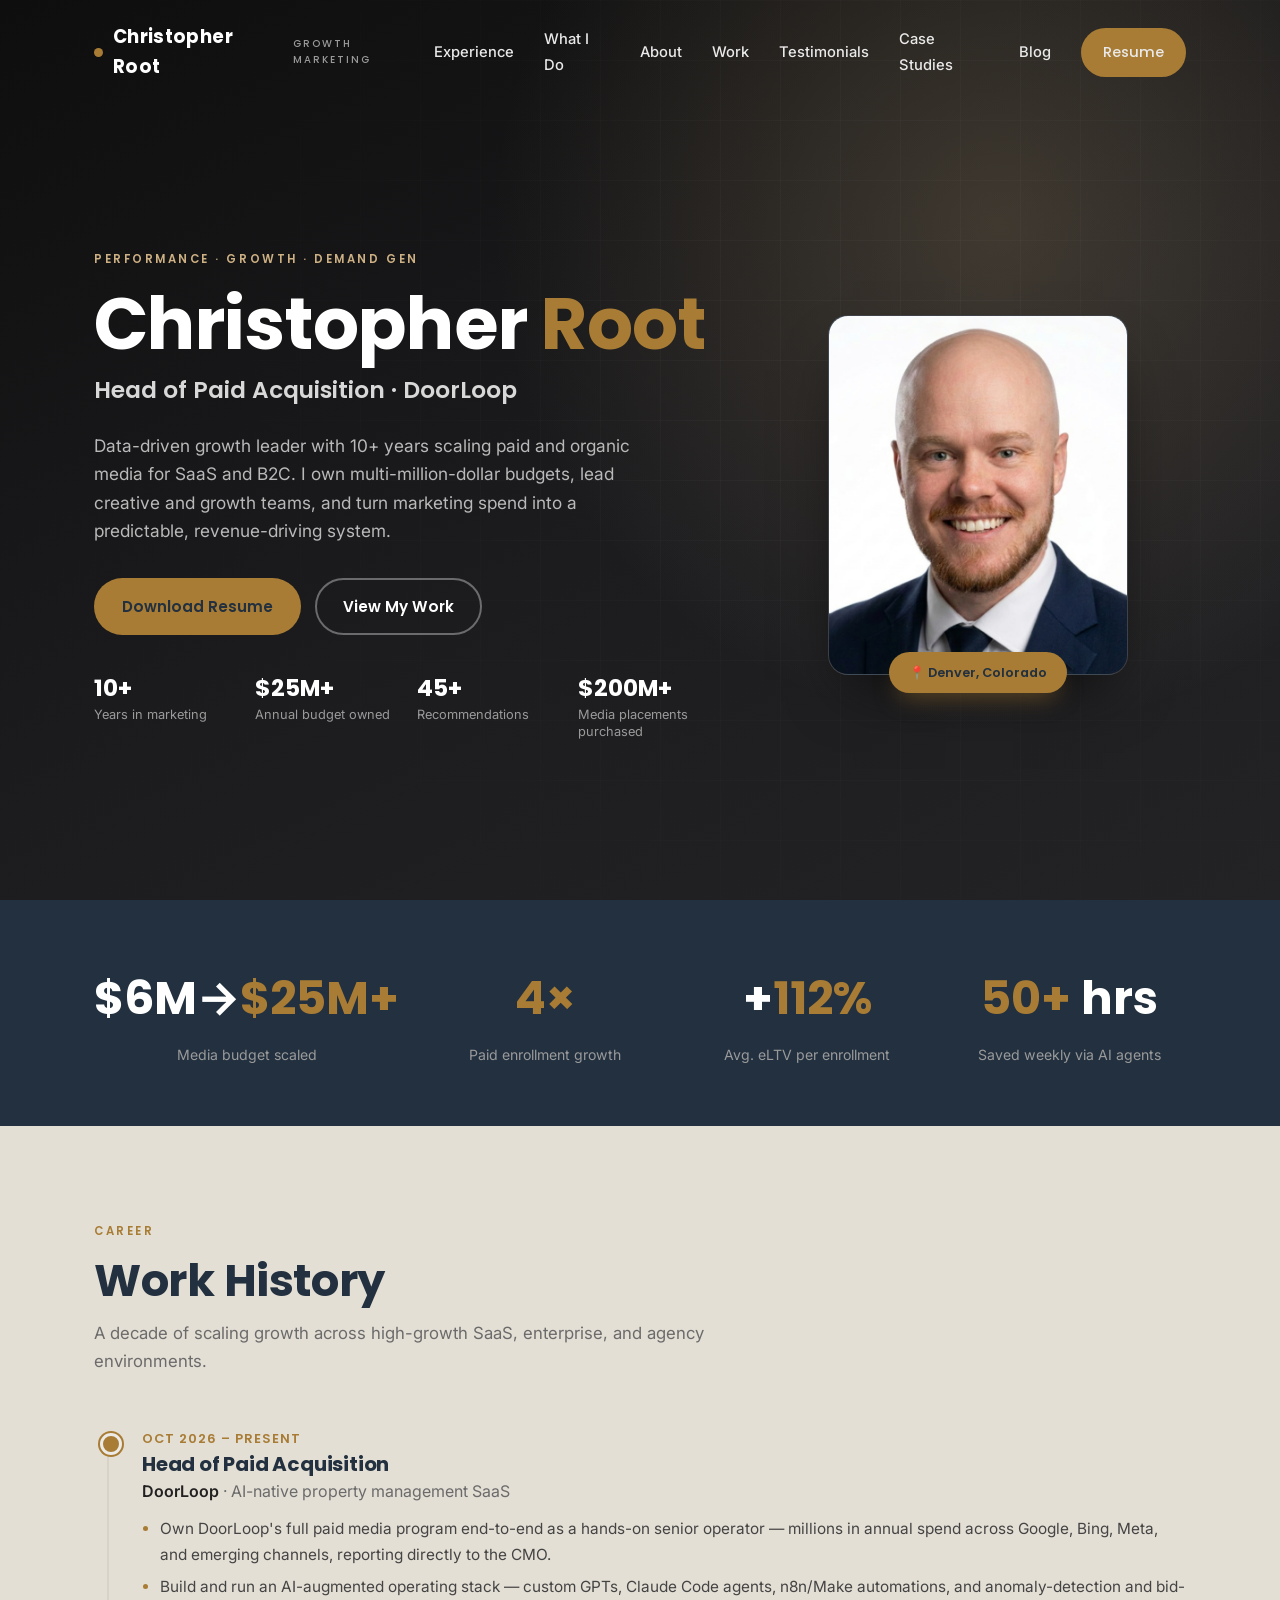
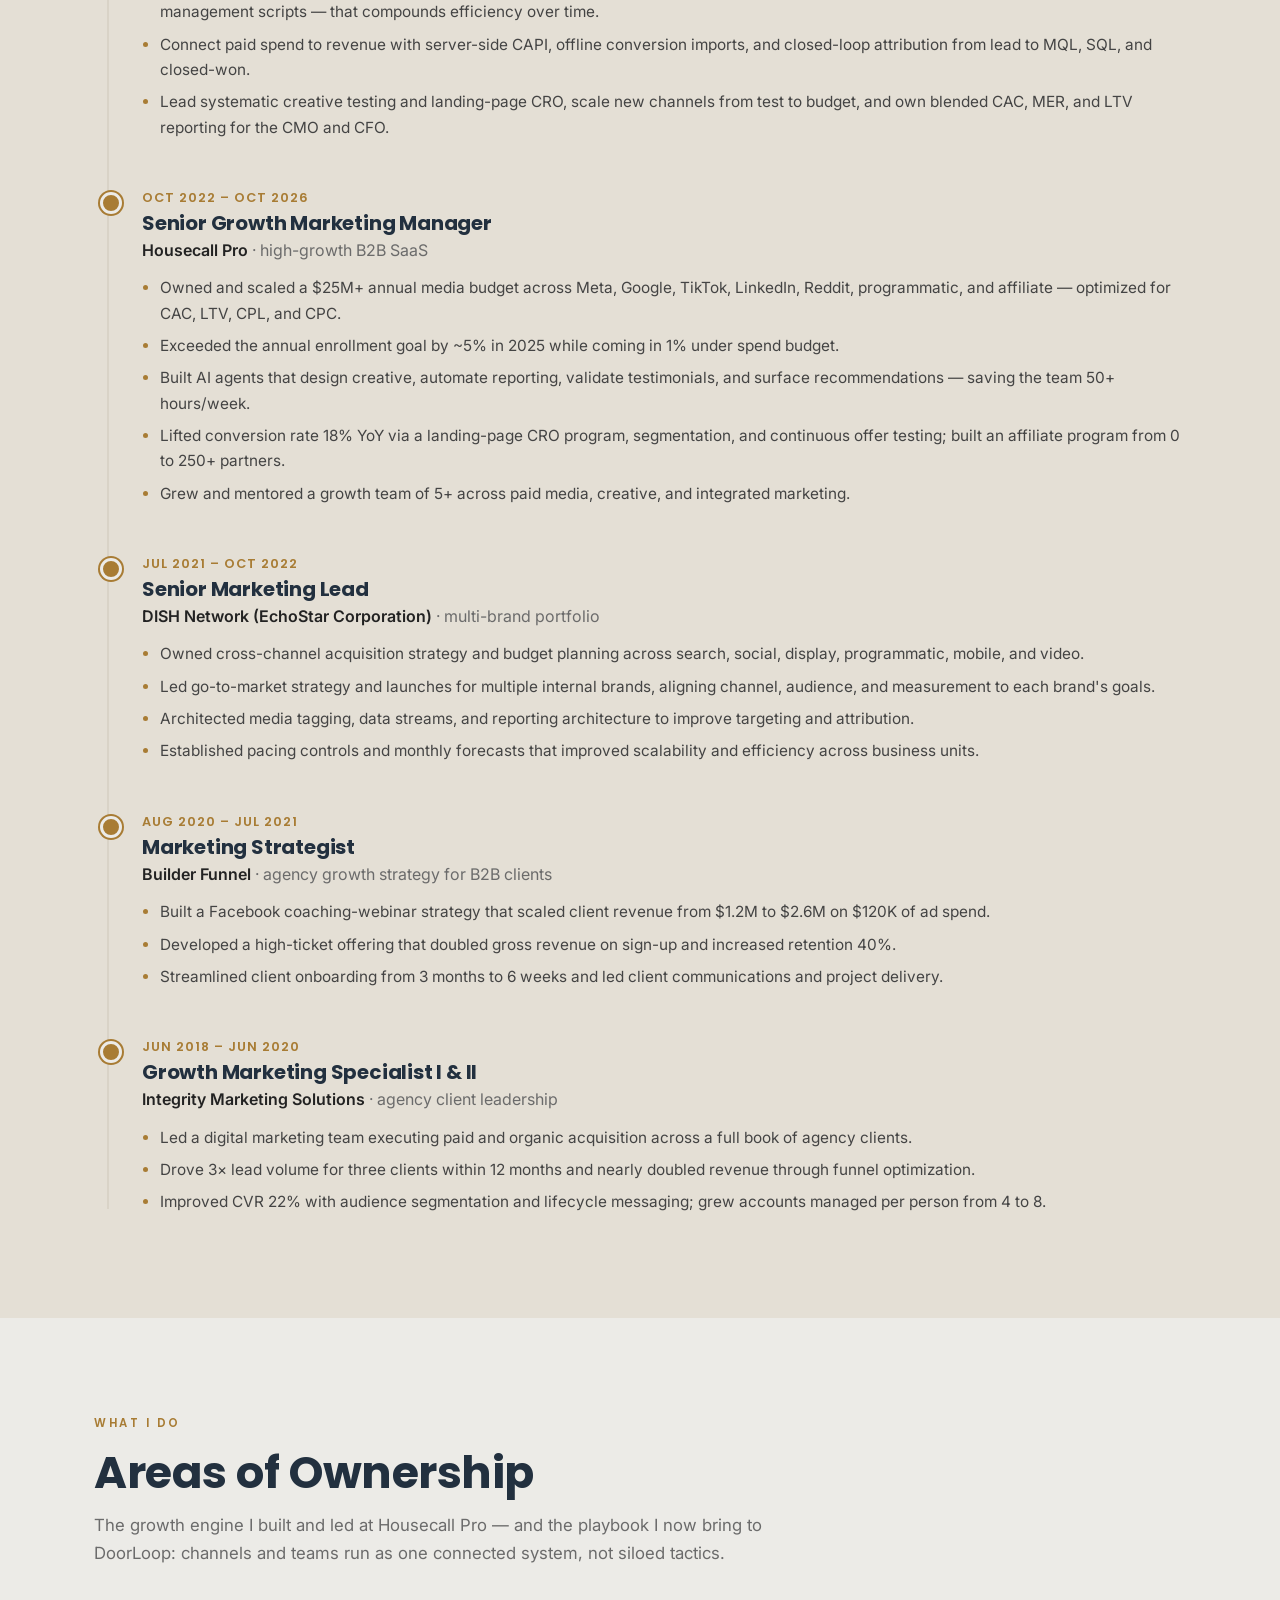
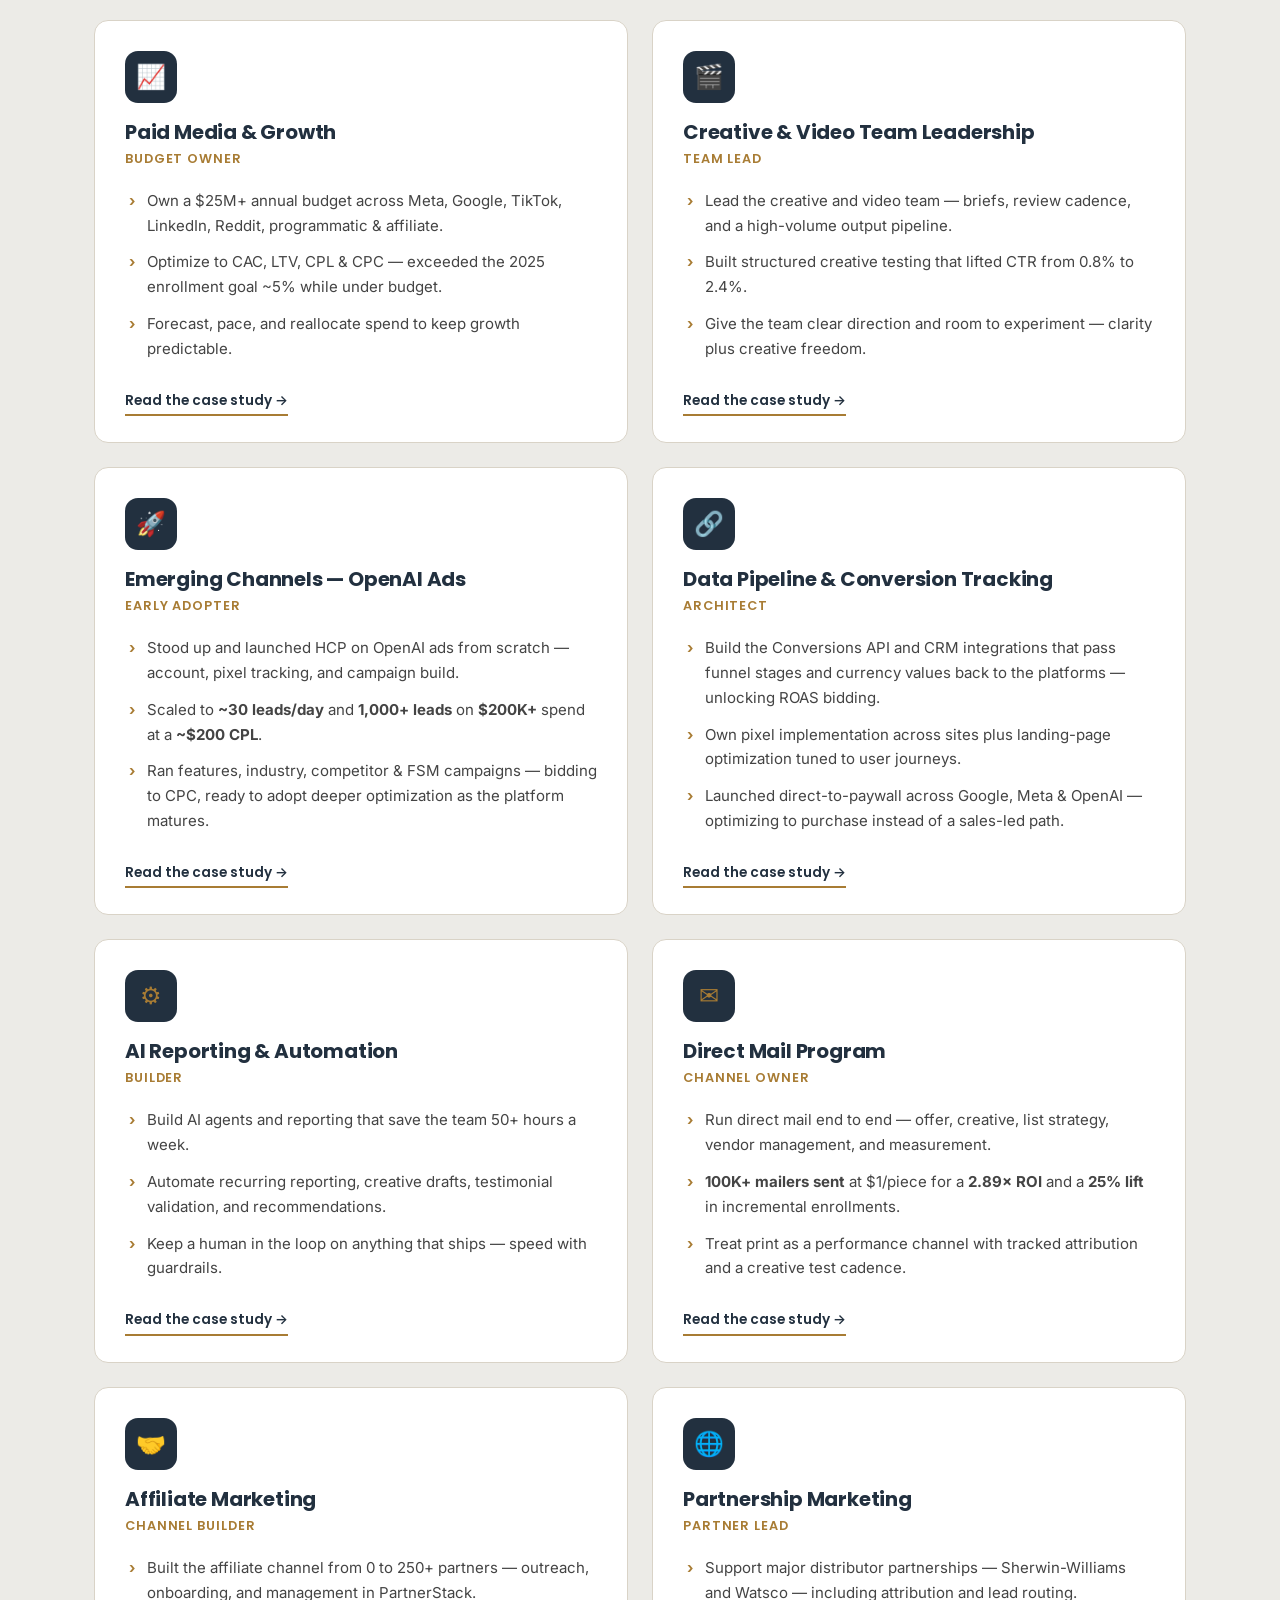
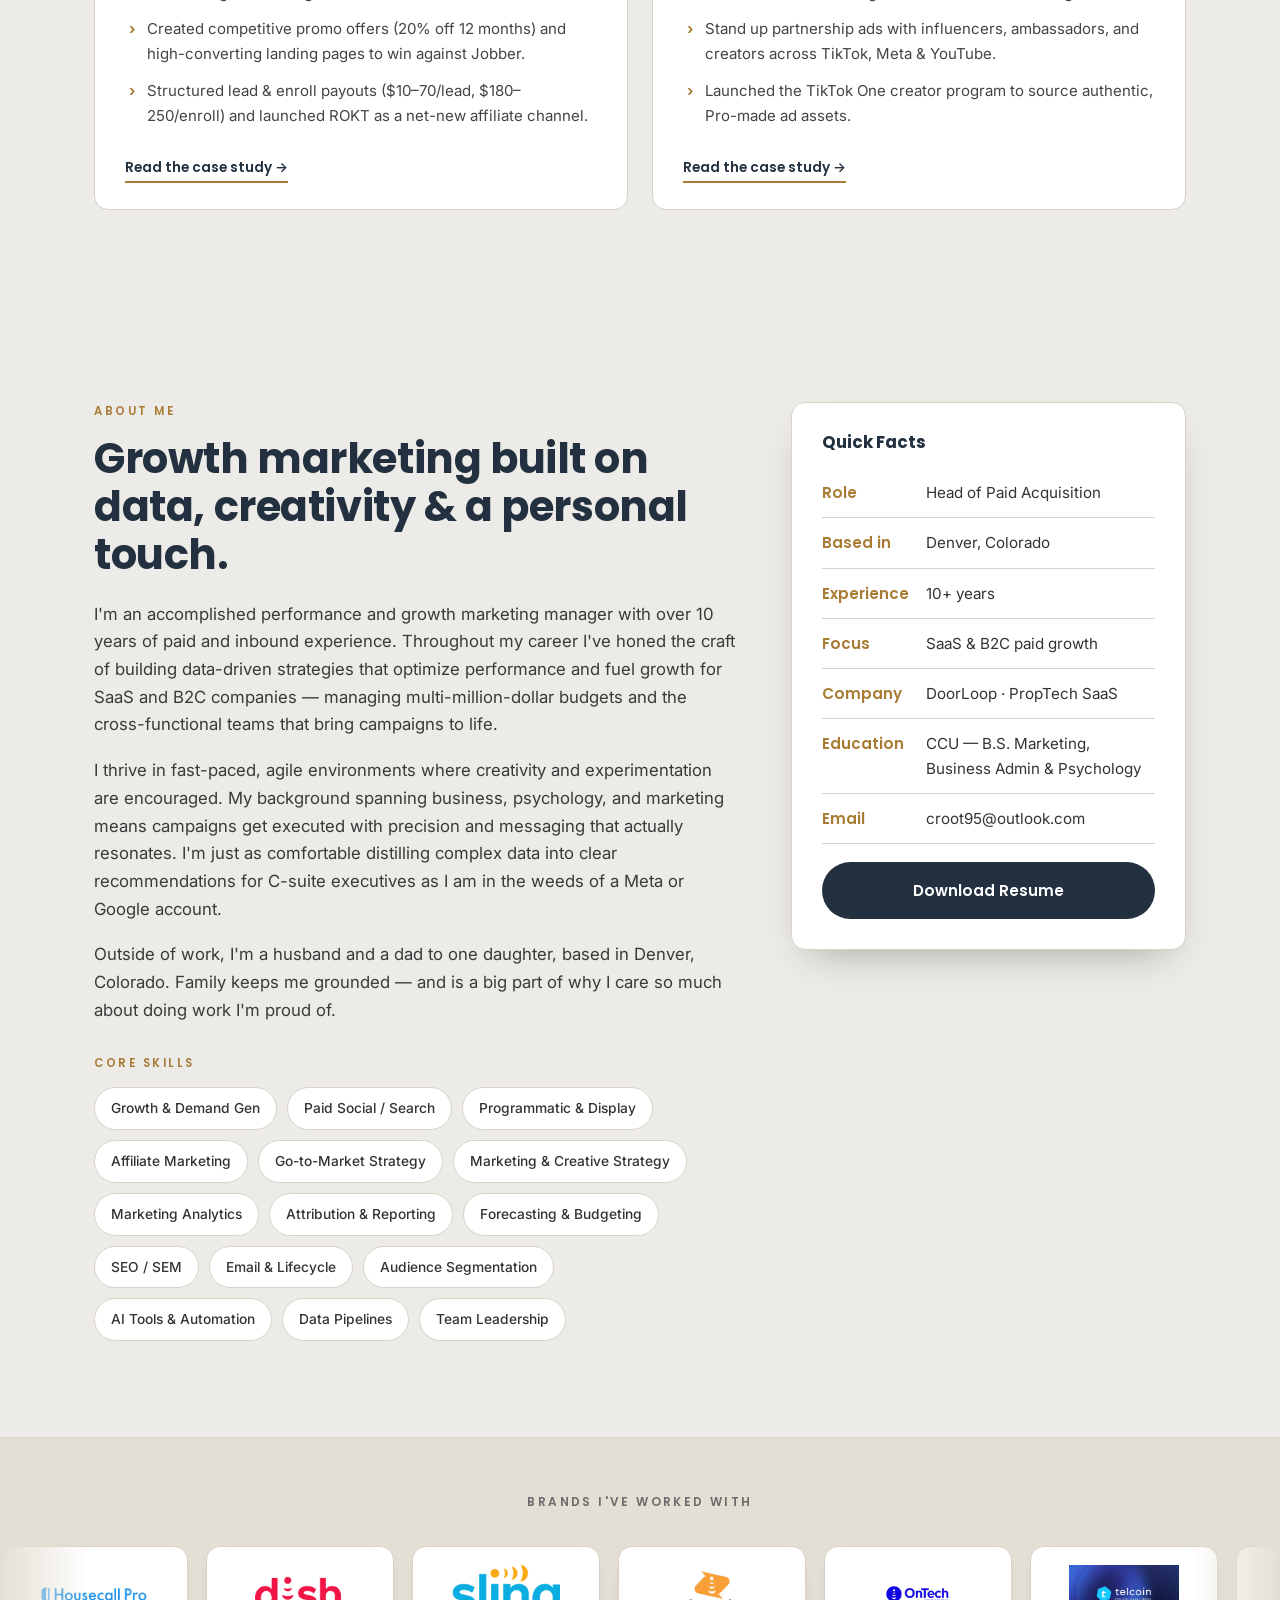
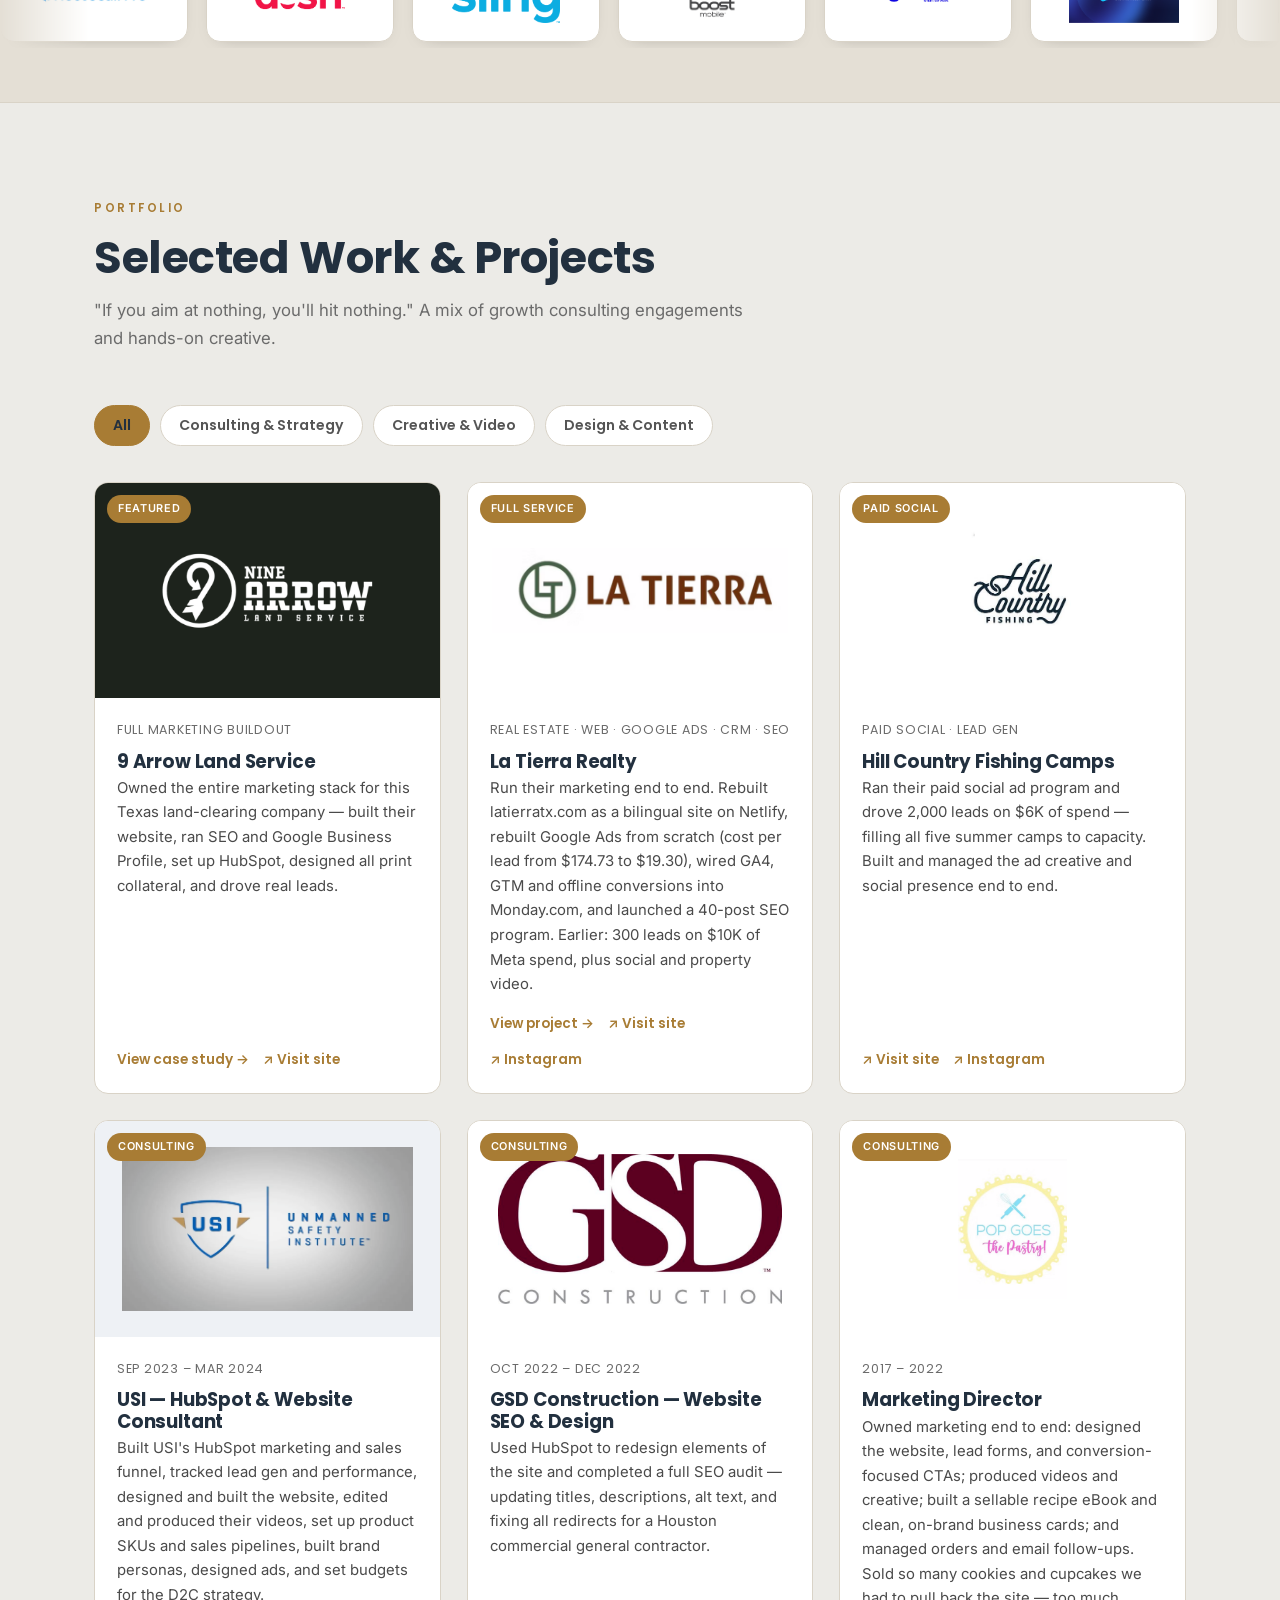
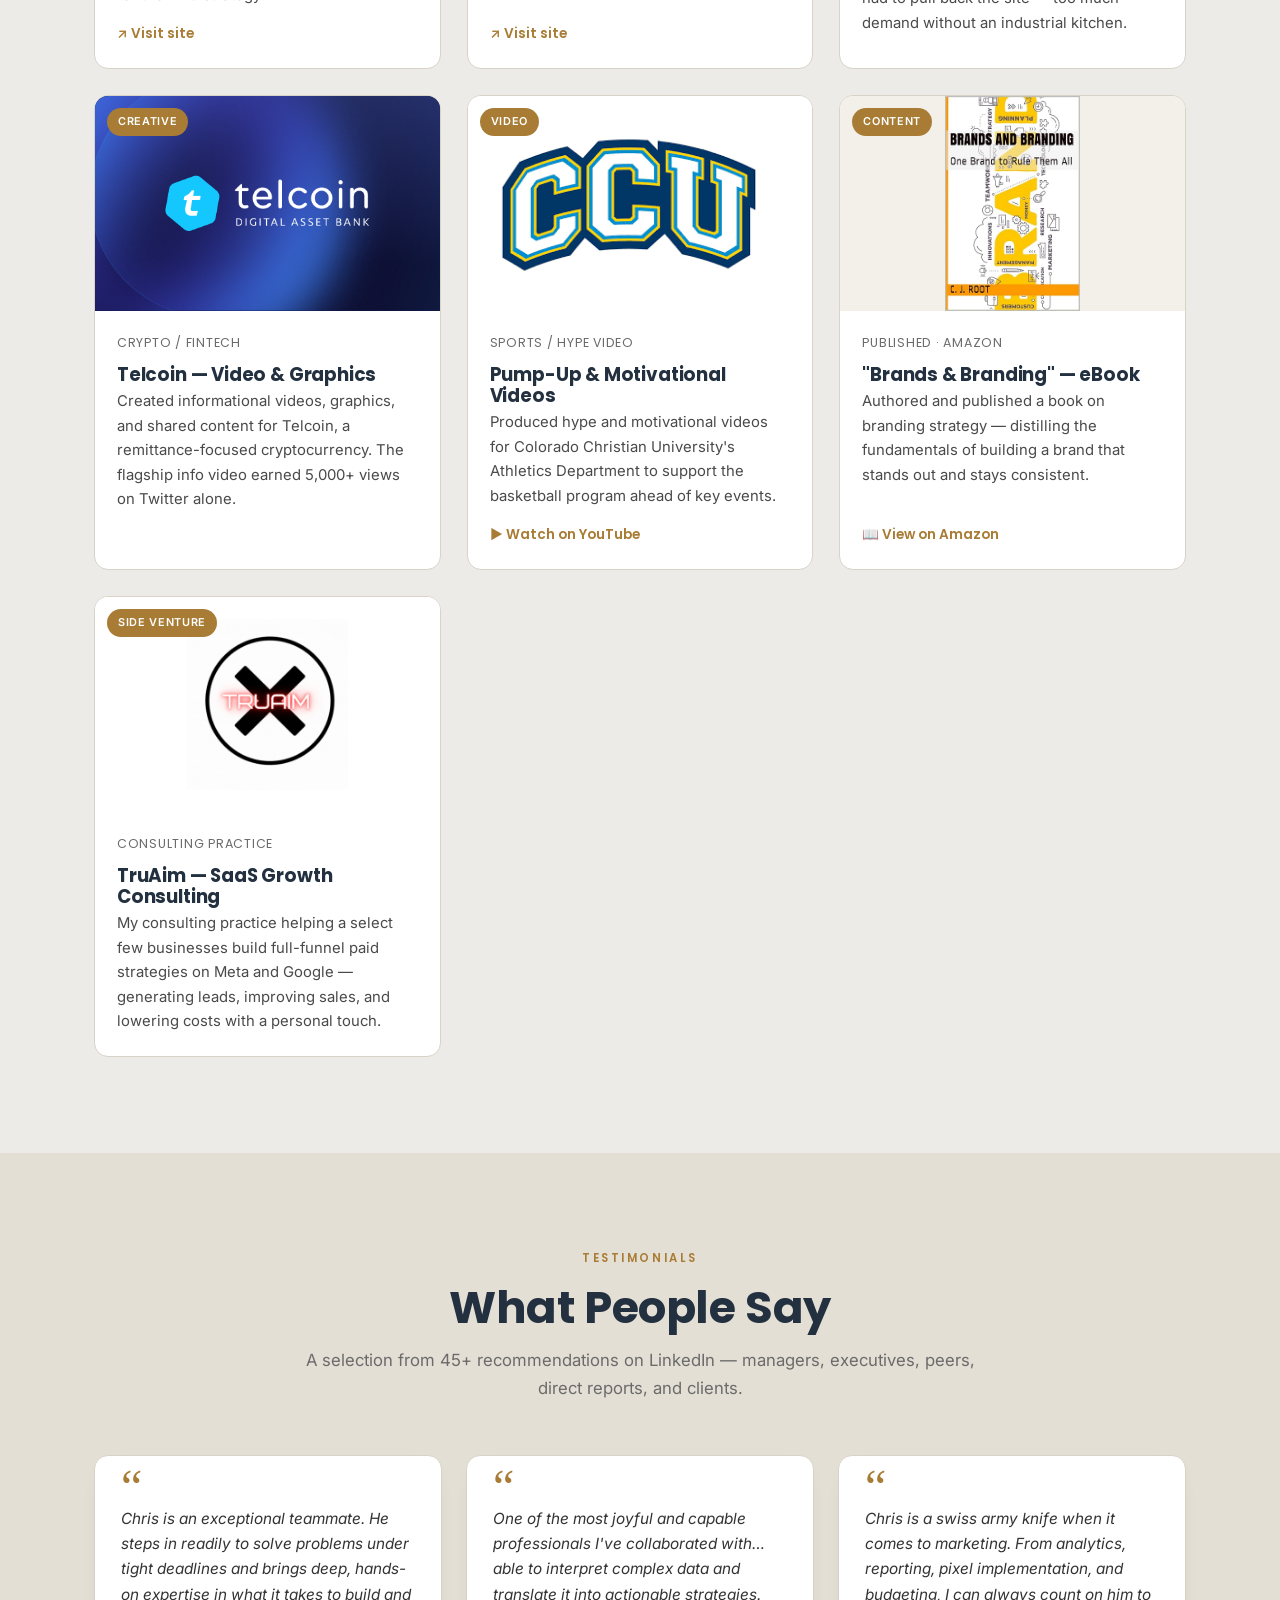
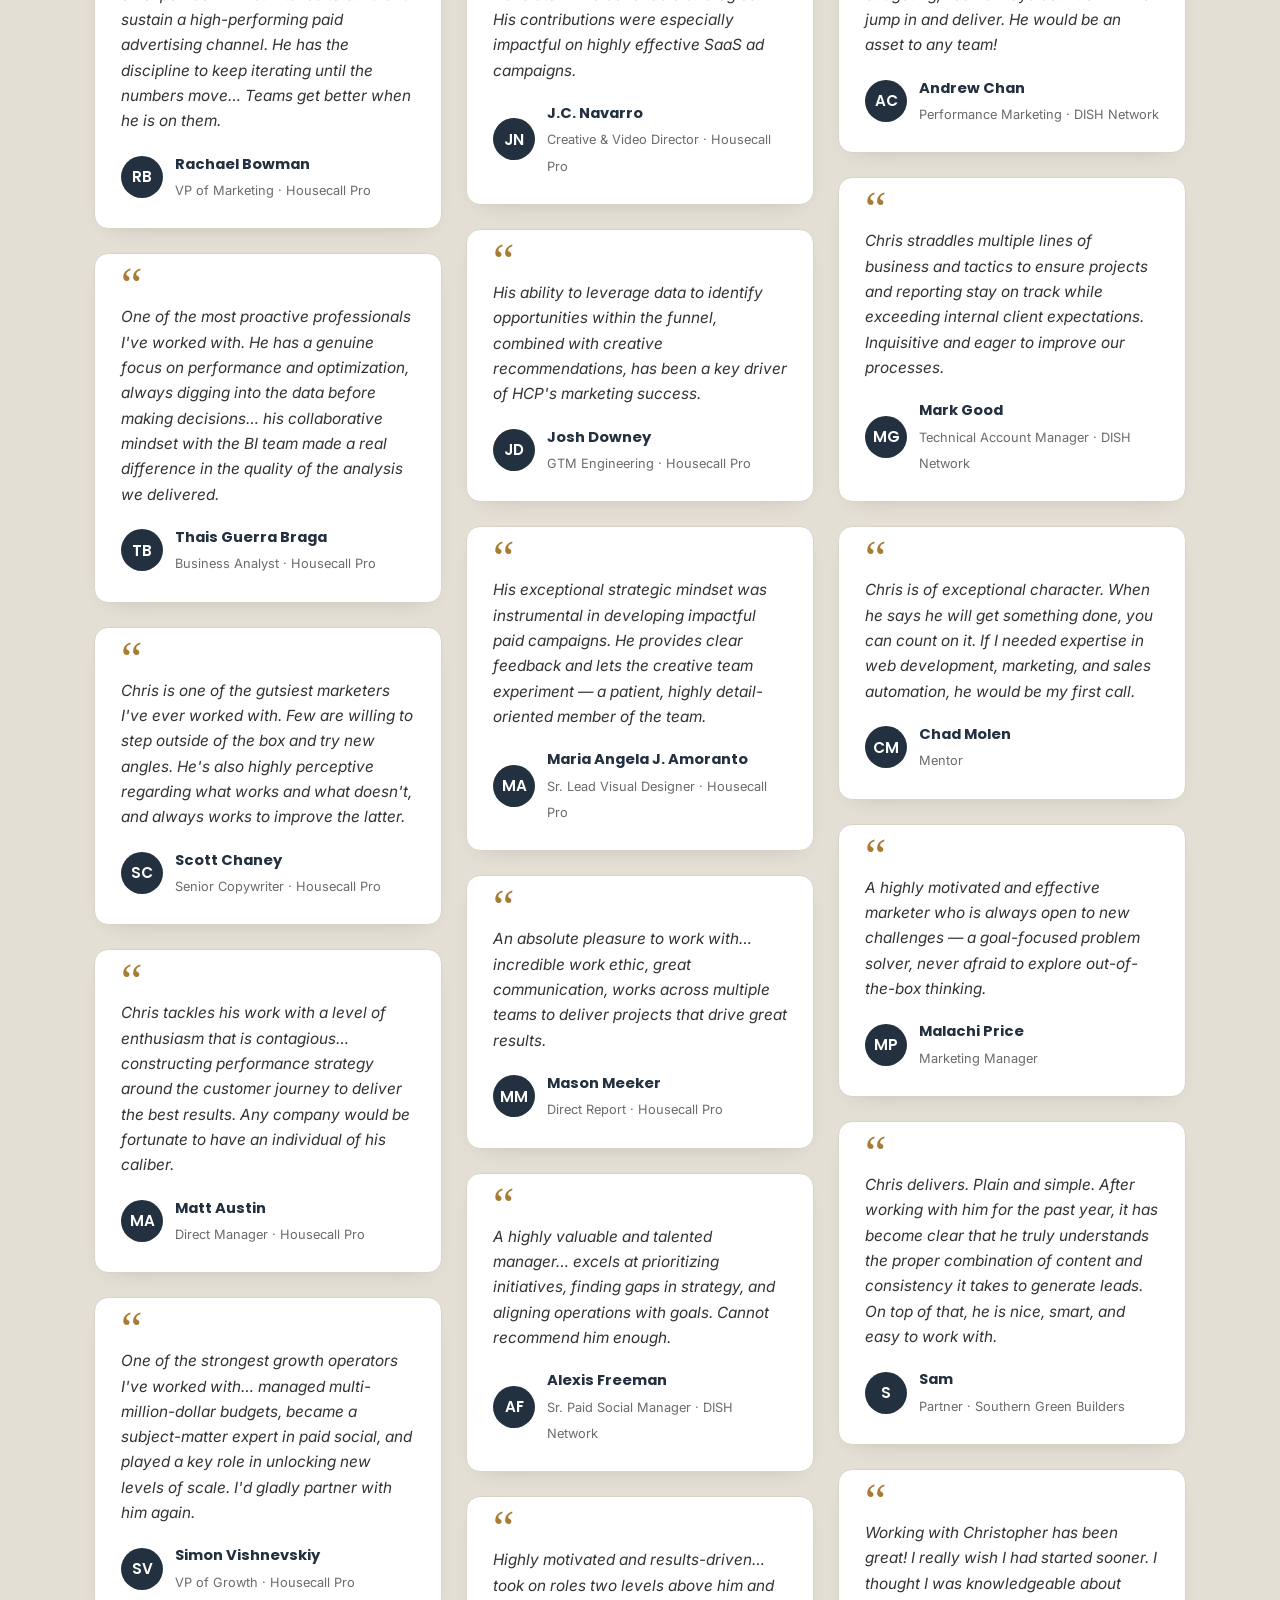
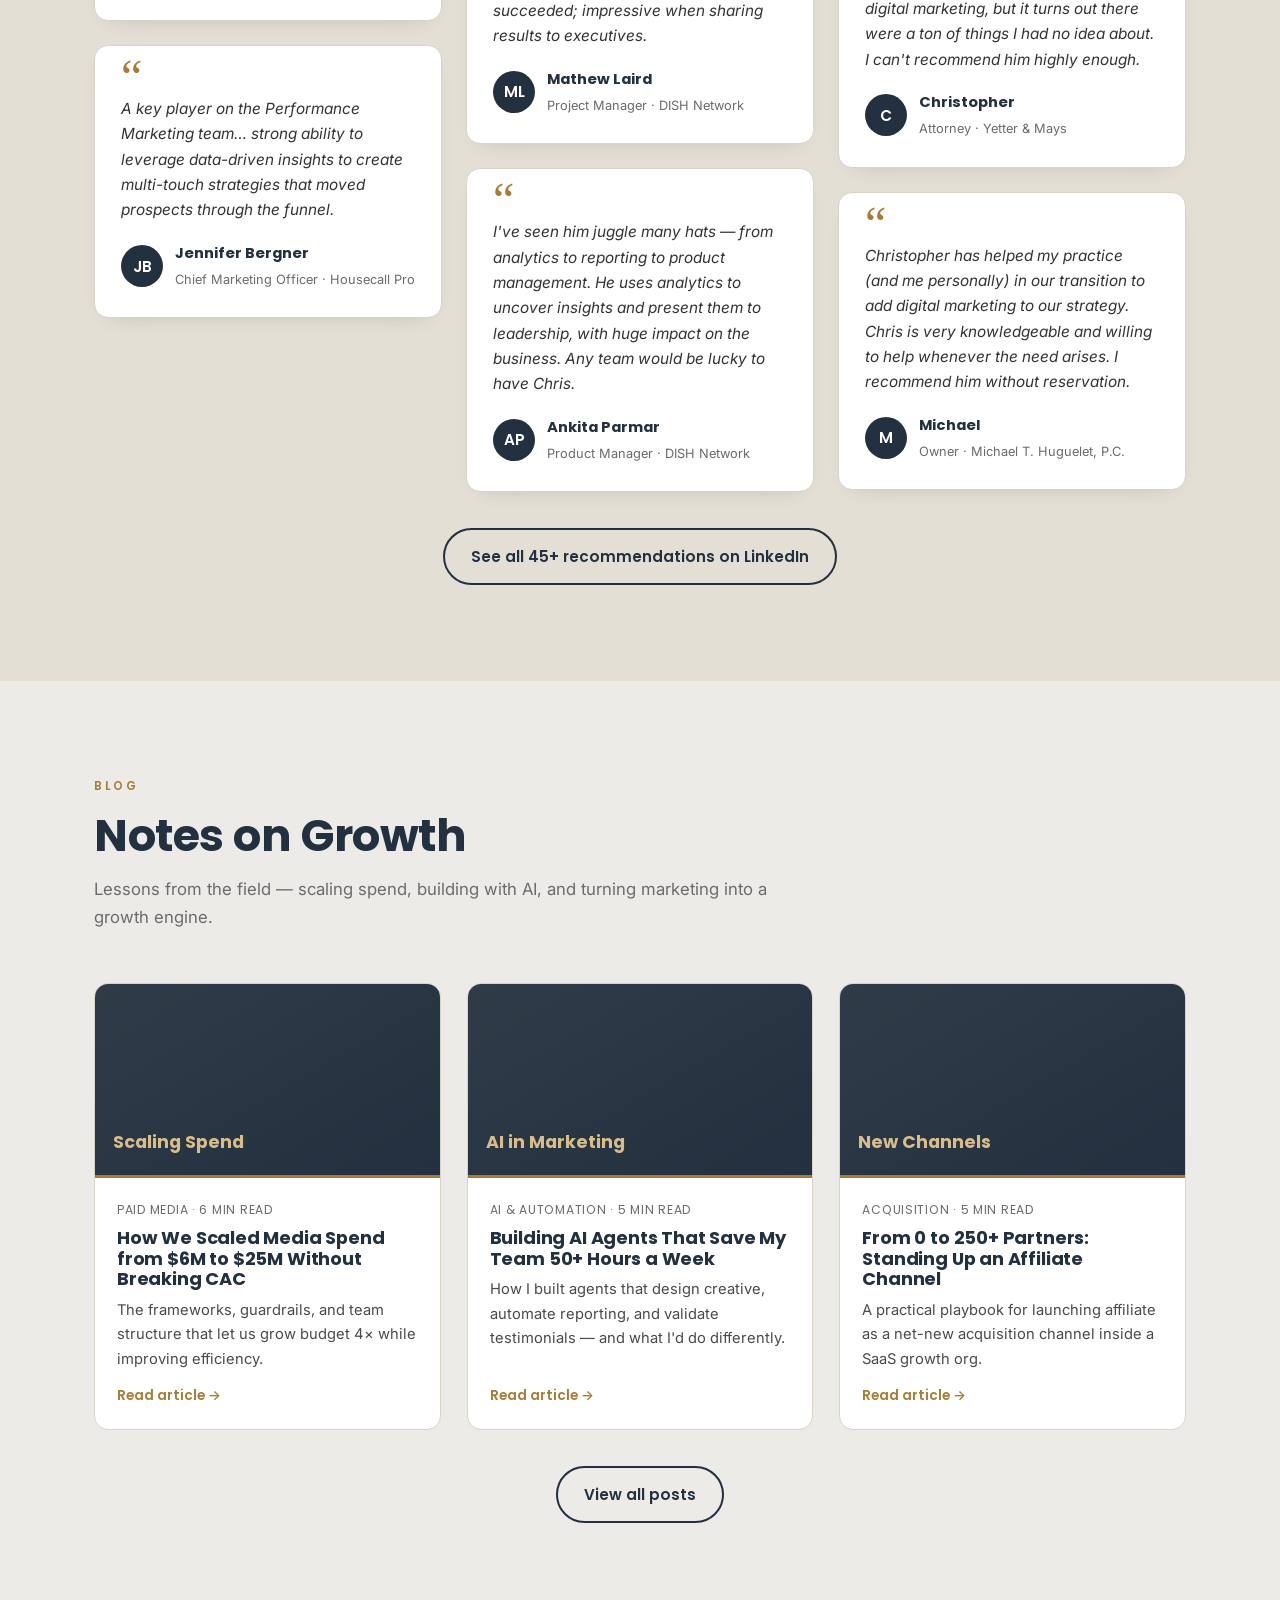
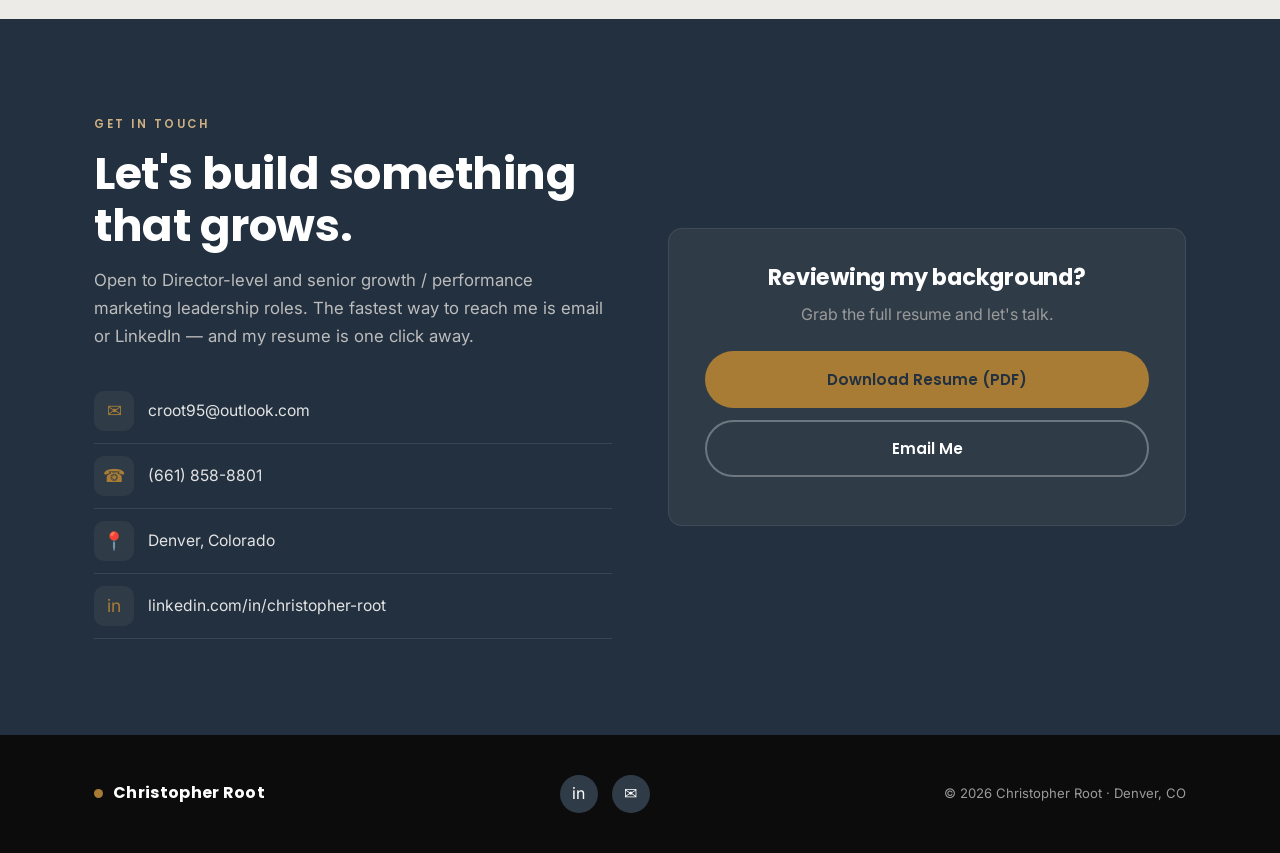
<file: index.html>
<!DOCTYPE html>
<html lang="en">
<head>
<!-- Google tag (gtag.js) -->
<script async src="https://www.googletagmanager.com/gtag/js?id=G-J3HHPB8EJG"></script>
<script>
  window.dataLayer = window.dataLayer || [];
  function gtag(){dataLayer.push(arguments);}
  gtag('js', new Date());
  gtag('config', 'G-J3HHPB8EJG');
</script>
<meta charset="UTF-8">
<meta name="viewport" content="width=device-width, initial-scale=1.0">
<title>Christopher Root — Head of Paid Acquisition at DoorLoop</title>
<meta name="description" content="Christopher Root — Data-driven growth & performance marketing leader with 10+ years scaling paid media for SaaS and B2C. Portfolio, work history, testimonials, and resume.">
<!-- Social share / link preview (Open Graph + Twitter) -->
<meta property="og:type" content="website">
<meta property="og:url" content="https://christopherjroot.com/">
<meta property="og:title" content="Christopher Root — Head of Paid Acquisition at DoorLoop">
<meta property="og:description" content="Data-driven growth & performance marketing leader with 10+ years scaling paid media for SaaS and B2C.">
<meta property="og:image" content="https://christopherjroot.com/assets/headshot.jpg">
<meta property="og:image:secure_url" content="https://christopherjroot.com/assets/headshot.jpg">
<meta property="og:image:width" content="800">
<meta property="og:image:height" content="800">
<meta property="og:image:alt" content="Christopher Root">
<meta name="twitter:card" content="summary_large_image">
<meta name="twitter:title" content="Christopher Root — Head of Paid Acquisition at DoorLoop">
<meta name="twitter:description" content="Data-driven growth & performance marketing leader with 10+ years scaling paid media for SaaS and B2C.">
<meta name="twitter:image" content="https://christopherjroot.com/assets/headshot.jpg">
<link rel="preconnect" href="https://fonts.googleapis.com">
<link rel="preconnect" href="https://fonts.gstatic.com" crossorigin>
<link href="https://fonts.googleapis.com/css2?family=Inter:wght@400;500;600&family=Poppins:wght@500;600;700&display=swap" rel="stylesheet">
<link rel="stylesheet" href="css/styles.css">
<link rel="icon" href="data:image/svg+xml,<svg xmlns='http://www.w3.org/2000/svg' viewBox='0 0 32 32'><rect width='32' height='32' rx='7' fill='%2322303f'/><text x='16' y='22' font-family='Poppins,sans-serif' font-size='16' font-weight='700' fill='%23a87c34' text-anchor='middle'>CR</text></svg>">
</head>
<body>

<!-- ============ NAV ============ -->
<nav class="nav" id="nav">
  <div class="container nav-inner">
    <a href="#top" class="brand"><span class="dot"></span> Christopher Root <small>Growth Marketing</small></a>
    <button class="nav-toggle" id="navToggle" aria-label="Menu"><span></span><span></span><span></span></button>
    <ul class="nav-links" id="navLinks">
      <li><a href="#experience">Experience</a></li>
      <li><a href="#capabilities">What I Do</a></li>
      <li><a href="#about">About</a></li>
      <li><a href="#work">Work</a></li>
      <li><a href="#testimonials">Testimonials</a></li>
      <li><a href="case-studies.html">Case Studies</a></li>
      <li><a href="blog.html">Blog</a></li>
      <li><a href="assets/Christopher_Root_Resume.pdf" download class="btn btn-primary">Resume</a></li>
    </ul>
  </div>
</nav>

<!-- ============ HERO ============ -->
<header class="hero" id="top">
  <div class="container hero-grid">
    <div class="hero-copy reveal">
      <div class="eyebrow light">Performance · Growth · Demand Gen</div>
      <h1>Christopher <span class="accent">Root</span></h1>
      <div class="role">Head of Paid Acquisition · DoorLoop</div>
      <p class="lead">Data-driven growth leader with 10+ years scaling paid and organic media for SaaS and B2C. I own multi-million-dollar budgets, lead creative and growth teams, and turn marketing spend into a predictable, revenue-driving system.</p>
      <div class="hero-cta">
        <a href="assets/Christopher_Root_Resume.pdf" download class="btn btn-primary">Download Resume</a>
        <a href="#work" class="btn btn-ghost">View My Work</a>
      </div>
      <div class="hero-meta">
        <div><strong><span class="count" data-to="10" data-suffix="+">10+</span></strong> Years in marketing</div>
        <div><strong><span class="count" data-to="25" data-prefix="$" data-suffix="M+">$25M+</span></strong> Annual budget owned</div>
        <div><strong><span class="count" data-to="45" data-suffix="+">45+</span></strong> Recommendations</div>
        <div><strong><span class="count" data-to="200" data-prefix="$" data-suffix="M+">$200M+</span></strong> Media placements purchased</div>
      </div>
    </div>
    <div class="hero-photo reveal">
      <div class="photo-frame">
        <img src="assets/headshot.jpg" alt="Christopher Root" style="object-position:center 22%;" onerror="this.style.display='none';document.getElementById('photoPlaceholder').style.display='flex';">
        <div class="placeholder" id="photoPlaceholder" style="display:none;">
          <div class="mono">CR</div>
          <small>Save your photo as<br>assets/headshot.jpg</small>
        </div>
      </div>
      <div class="photo-badge">📍 Denver, Colorado</div>
    </div>
  </div>
</header>

<!-- ============ STATS ============ -->
<section class="stats section" style="padding:60px 0;">
  <div class="container">
    <div class="grid">
      <div class="stat reveal"><div class="num">$6M→<span class="count" data-to="25" data-prefix="$" data-suffix="M+">$25M+</span></div><div class="lbl">Media budget scaled</div></div>
      <div class="stat reveal"><div class="num"><span class="count" data-to="4" data-suffix="×">4×</span></div><div class="lbl">Paid enrollment growth</div></div>
      <div class="stat reveal"><div class="num">+<span class="count" data-to="112" data-suffix="%">112%</span></div><div class="lbl">Avg. eLTV per enrollment</div></div>
      <div class="stat reveal"><div class="num"><span class="count" data-to="50" data-suffix="+">50+</span> hrs</div><div class="lbl">Saved weekly via AI agents</div></div>
    </div>
  </div>
</section>

<!-- ============ EXPERIENCE ============ -->
<section class="section" id="experience" style="background:var(--paper-2);">
  <div class="container">
    <div class="section-head reveal">
      <div class="eyebrow">Career</div>
      <h2>Work History</h2>
      <p>A decade of scaling growth across high-growth SaaS, enterprise, and agency environments.</p>
    </div>
    <div class="timeline">
      <div class="tl-item reveal">
        <div class="when">Oct 2026 – Present</div>
        <h3>Head of Paid Acquisition</h3>
        <div class="co">DoorLoop <span>· AI-native property management SaaS</span></div>
        <ul>
          <li>Own DoorLoop's full paid media program end-to-end as a hands-on senior operator — millions in annual spend across Google, Bing, Meta, and emerging channels, reporting directly to the CMO.</li>
          <li>Build and run an AI-augmented operating stack — custom GPTs, Claude Code agents, n8n/Make automations, and anomaly-detection and bid-management scripts — that compounds efficiency over time.</li>
          <li>Connect paid spend to revenue with server-side CAPI, offline conversion imports, and closed-loop attribution from lead to MQL, SQL, and closed-won.</li>
          <li>Lead systematic creative testing and landing-page CRO, scale new channels from test to budget, and own blended CAC, MER, and LTV reporting for the CMO and CFO.</li>
        </ul>
      </div>
      <div class="tl-item reveal">
        <div class="when">Oct 2022 – Oct 2026</div>
        <h3>Senior Growth Marketing Manager</h3>
        <div class="co">Housecall Pro <span>· high-growth B2B SaaS</span></div>
        <ul>
          <li>Owned and scaled a $25M+ annual media budget across Meta, Google, TikTok, LinkedIn, Reddit, programmatic, and affiliate — optimized for CAC, LTV, CPL, and CPC.</li>
          <li>Exceeded the annual enrollment goal by ~5% in 2025 while coming in 1% under spend budget.</li>
          <li>Built AI agents that design creative, automate reporting, validate testimonials, and surface recommendations — saving the team 50+ hours/week.</li>
          <li>Lifted conversion rate 18% YoY via a landing-page CRO program, segmentation, and continuous offer testing; built an affiliate program from 0 to 250+ partners.</li>
          <li>Grew and mentored a growth team of 5+ across paid media, creative, and integrated marketing.</li>
        </ul>
      </div>
      <div class="tl-item reveal">
        <div class="when">Jul 2021 – Oct 2022</div>
        <h3>Senior Marketing Lead</h3>
        <div class="co">DISH Network (EchoStar Corporation) <span>· multi-brand portfolio</span></div>
        <ul>
          <li>Owned cross-channel acquisition strategy and budget planning across search, social, display, programmatic, mobile, and video.</li>
          <li>Led go-to-market strategy and launches for multiple internal brands, aligning channel, audience, and measurement to each brand's goals.</li>
          <li>Architected media tagging, data streams, and reporting architecture to improve targeting and attribution.</li>
          <li>Established pacing controls and monthly forecasts that improved scalability and efficiency across business units.</li>
        </ul>
      </div>
      <div class="tl-item reveal">
        <div class="when">Aug 2020 – Jul 2021</div>
        <h3>Marketing Strategist</h3>
        <div class="co">Builder Funnel <span>· agency growth strategy for B2B clients</span></div>
        <ul>
          <li>Built a Facebook coaching-webinar strategy that scaled client revenue from $1.2M to $2.6M on $120K of ad spend.</li>
          <li>Developed a high-ticket offering that doubled gross revenue on sign-up and increased retention 40%.</li>
          <li>Streamlined client onboarding from 3 months to 6 weeks and led client communications and project delivery.</li>
        </ul>
      </div>
      <div class="tl-item reveal">
        <div class="when">Jun 2018 – Jun 2020</div>
        <h3>Growth Marketing Specialist I &amp; II</h3>
        <div class="co">Integrity Marketing Solutions <span>· agency client leadership</span></div>
        <ul>
          <li>Led a digital marketing team executing paid and organic acquisition across a full book of agency clients.</li>
          <li>Drove 3× lead volume for three clients within 12 months and nearly doubled revenue through funnel optimization.</li>
          <li>Improved CVR 22% with audience segmentation and lifecycle messaging; grew accounts managed per person from 4 to 8.</li>
        </ul>
      </div>
    </div>
  </div>
</section>

<!-- ============ CAPABILITIES ============ -->
<section class="section" id="capabilities">
  <div class="container">
    <div class="section-head reveal">
      <div class="eyebrow">What I Do</div>
      <h2>Areas of Ownership</h2>
      <p>The growth engine I built and led at Housecall Pro — and the playbook I now bring to DoorLoop: channels and teams run as one connected system, not siloed tactics.</p>
    </div>
    <div class="caps-grid">

      <div class="cap reveal">
        <div class="ic">📈</div>
        <h3>Paid Media &amp; Growth</h3>
        <div class="role">Budget Owner</div>
        <ul>
          <li>Own a $25M+ annual budget across Meta, Google, TikTok, LinkedIn, Reddit, programmatic &amp; affiliate.</li>
          <li>Optimize to CAC, LTV, CPL &amp; CPC — exceeded the 2025 enrollment goal ~5% while under budget.</li>
          <li>Forecast, pace, and reallocate spend to keep growth predictable.</li>
        </ul>
        <a class="cs-link" href="case-studies.html#paid-media">Read the case study →</a>
      </div>

      <div class="cap reveal">
        <div class="ic">🎬</div>
        <h3>Creative &amp; Video Team Leadership</h3>
        <div class="role">Team Lead</div>
        <ul>
          <li>Lead the creative and video team — briefs, review cadence, and a high-volume output pipeline.</li>
          <li>Built structured creative testing that lifted CTR from 0.8% to 2.4%.</li>
          <li>Give the team clear direction and room to experiment — clarity plus creative freedom.</li>
        </ul>
        <a class="cs-link" href="case-studies.html#creative">Read the case study →</a>
      </div>

      <div class="cap reveal">
        <div class="ic">🚀</div>
        <h3>Emerging Channels — OpenAI Ads</h3>
        <div class="role">Early Adopter</div>
        <ul>
          <li>Stood up and launched HCP on OpenAI ads from scratch — account, pixel tracking, and campaign build.</li>
          <li>Scaled to <strong>~30 leads/day</strong> and <strong>1,000+ leads</strong> on <strong>$200K+</strong> spend at a <strong>~$200 CPL</strong>.</li>
          <li>Ran features, industry, competitor &amp; FSM campaigns — bidding to CPC, ready to adopt deeper optimization as the platform matures.</li>
        </ul>
        <a class="cs-link" href="case-studies.html#openai">Read the case study →</a>
      </div>

      <div class="cap reveal">
        <div class="ic">🔗</div>
        <h3>Data Pipeline &amp; Conversion Tracking</h3>
        <div class="role">Architect</div>
        <ul>
          <li>Build the Conversions API and CRM integrations that pass funnel stages and currency values back to the platforms — unlocking ROAS bidding.</li>
          <li>Own pixel implementation across sites plus landing-page optimization tuned to user journeys.</li>
          <li>Launched direct-to-paywall across Google, Meta &amp; OpenAI — optimizing to purchase instead of a sales-led path.</li>
        </ul>
        <a class="cs-link" href="case-studies.html#data-pipeline">Read the case study →</a>
      </div>

      <div class="cap reveal">
        <div class="ic">⚙</div>
        <h3>AI Reporting &amp; Automation</h3>
        <div class="role">Builder</div>
        <ul>
          <li>Build AI agents and reporting that save the team 50+ hours a week.</li>
          <li>Automate recurring reporting, creative drafts, testimonial validation, and recommendations.</li>
          <li>Keep a human in the loop on anything that ships — speed with guardrails.</li>
        </ul>
        <a class="cs-link" href="case-studies.html#ai-reporting">Read the case study →</a>
      </div>

      <div class="cap reveal">
        <div class="ic">✉</div>
        <h3>Direct Mail Program</h3>
        <div class="role">Channel Owner</div>
        <ul>
          <li>Run direct mail end to end — offer, creative, list strategy, vendor management, and measurement.</li>
          <li><strong>100K+ mailers sent</strong> at $1/piece for a <strong>2.89× ROI</strong> and a <strong>25% lift</strong> in incremental enrollments.</li>
          <li>Treat print as a performance channel with tracked attribution and a creative test cadence.</li>
        </ul>
        <a class="cs-link" href="case-studies.html#direct-mail">Read the case study →</a>
      </div>

      <div class="cap reveal">
        <div class="ic">🤝</div>
        <h3>Affiliate Marketing</h3>
        <div class="role">Channel Builder</div>
        <ul>
          <li>Built the affiliate channel from 0 to 250+ partners — outreach, onboarding, and management in PartnerStack.</li>
          <li>Created competitive promo offers (20% off 12 months) and high-converting landing pages to win against Jobber.</li>
          <li>Structured lead &amp; enroll payouts ($10–70/lead, $180–250/enroll) and launched ROKT as a net-new affiliate channel.</li>
        </ul>
        <a class="cs-link" href="case-studies.html#affiliates">Read the case study →</a>
      </div>

      <div class="cap reveal">
        <div class="ic">🌐</div>
        <h3>Partnership Marketing</h3>
        <div class="role">Partner Lead</div>
        <ul>
          <li>Support major distributor partnerships — Sherwin-Williams and Watsco — including attribution and lead routing.</li>
          <li>Stand up partnership ads with influencers, ambassadors, and creators across TikTok, Meta &amp; YouTube.</li>
          <li>Launched the TikTok One creator program to source authentic, Pro-made ad assets.</li>
        </ul>
        <a class="cs-link" href="case-studies.html#partnerships">Read the case study →</a>
      </div>

    </div>
  </div>
</section>

<!-- ============ ABOUT ============ -->
<section class="section" id="about">
  <div class="container">
    <div class="about-grid">
      <div class="about-body reveal">
        <div class="eyebrow">About Me</div>
        <h2 style="font-size:clamp(1.9rem,4vw,2.6rem);margin-bottom:22px;">Growth marketing built on data, creativity & a personal touch.</h2>
        <p>I'm an accomplished performance and growth marketing manager with over 10 years of paid and inbound experience. Throughout my career I've honed the craft of building data-driven strategies that optimize performance and fuel growth for SaaS and B2C companies — managing multi-million-dollar budgets and the cross-functional teams that bring campaigns to life.</p>
        <p>I thrive in fast-paced, agile environments where creativity and experimentation are encouraged. My background spanning business, psychology, and marketing means campaigns get executed with precision and messaging that actually resonates. I'm just as comfortable distilling complex data into clear recommendations for C-suite executives as I am in the weeds of a Meta or Google account.</p>
        <p>Outside of work, I'm a husband and a dad to one daughter, based in Denver, Colorado. Family keeps me grounded — and is a big part of why I care so much about doing work I'm proud of.</p>
        <div class="eyebrow" style="margin-top:30px;">Core Skills</div>
        <div class="skill-tags">
          <span>Growth &amp; Demand Gen</span><span>Paid Social / Search</span><span>Programmatic &amp; Display</span>
          <span>Affiliate Marketing</span><span>Go-to-Market Strategy</span><span>Marketing &amp; Creative Strategy</span>
          <span>Marketing Analytics</span><span>Attribution &amp; Reporting</span><span>Forecasting &amp; Budgeting</span>
          <span>SEO / SEM</span><span>Email &amp; Lifecycle</span><span>Audience Segmentation</span>
          <span>AI Tools &amp; Automation</span><span>Data Pipelines</span><span>Team Leadership</span>
        </div>
      </div>
      <aside class="about-card reveal">
        <h4>Quick Facts</h4>
        <div class="fact"><span class="k">Role</span><span class="v">Head of Paid Acquisition</span></div>
        <div class="fact"><span class="k">Based in</span><span class="v">Denver, Colorado</span></div>
        <div class="fact"><span class="k">Experience</span><span class="v">10+ years</span></div>
        <div class="fact"><span class="k">Focus</span><span class="v">SaaS &amp; B2C paid growth</span></div>
        <div class="fact"><span class="k">Company</span><span class="v">DoorLoop · PropTech SaaS</span></div>
        <div class="fact"><span class="k">Education</span><span class="v">CCU — B.S. Marketing, Business Admin &amp; Psychology</span></div>
        <div class="fact"><span class="k">Email</span><span class="v"><a href="mailto:croot95@outlook.com">croot95@outlook.com</a></span></div>
        <a href="assets/Christopher_Root_Resume.pdf" download class="btn btn-dark" style="width:100%;justify-content:center;margin-top:18px;">Download Resume</a>
      </aside>
    </div>
  </div>
</section>

<!-- ============ BRAND MARQUEE ============ -->
<section class="logos-strip" id="brands">
  <div class="container"><div class="lab">Brands I've Worked With</div></div>
  <div class="marquee">
    <div class="marquee-track">
      <div class="brand-chip"><img src="assets/brands/housecall-pro.jpg" alt="Housecall Pro"></div>
      <div class="brand-chip"><img src="assets/brands/dish.png" alt="DISH"></div>
      <div class="brand-chip"><img src="assets/brands/sling.png" alt="Sling"></div>
      <div class="brand-chip"><img src="assets/brands/boost-mobile.jpg" alt="Boost Mobile"></div>
      <div class="brand-chip"><img src="assets/brands/ontech.jpg" alt="OnTech Smart Services"></div>
      <div class="brand-chip"><img src="assets/brands/telcoin.png" alt="Telcoin"></div>
      <div class="brand-chip"><img src="assets/brands/usi.png" alt="Unmanned Safety Institute"></div>
      <div class="brand-chip"><img src="assets/brands/builder-funnel.png" alt="Builder Funnel"></div>
      <div class="brand-chip"><img src="assets/brands/integrity-marketing.png" alt="Integrity Marketing"></div>
      <div class="brand-chip"><img src="assets/brands/gsd.png" alt="GSD Construction"></div>
      <div class="brand-chip"><img src="assets/brands/nine-arrow.png" alt="Nine Arrow Land Service"></div>
      <div class="brand-chip"><img src="assets/brands/calvis-wyant.jpg" alt="Calvis Wyant Luxury Homes"></div>
      <div class="brand-chip"><img src="assets/brands/ccu.png" alt="CCU Athletics"></div>
      <div class="brand-chip"><img src="assets/brands/pop.png" alt="Pop Goes the Pastry"></div>
      <div class="brand-chip"><img src="assets/brands/truaim.png" alt="TruAim Marketing"></div>
      <div class="brand-chip" aria-hidden="true"><img src="assets/brands/housecall-pro.jpg" alt=""></div>
      <div class="brand-chip" aria-hidden="true"><img src="assets/brands/dish.png" alt=""></div>
      <div class="brand-chip" aria-hidden="true"><img src="assets/brands/sling.png" alt=""></div>
      <div class="brand-chip" aria-hidden="true"><img src="assets/brands/boost-mobile.jpg" alt=""></div>
      <div class="brand-chip" aria-hidden="true"><img src="assets/brands/ontech.jpg" alt=""></div>
      <div class="brand-chip" aria-hidden="true"><img src="assets/brands/telcoin.png" alt=""></div>
      <div class="brand-chip" aria-hidden="true"><img src="assets/brands/usi.png" alt=""></div>
      <div class="brand-chip" aria-hidden="true"><img src="assets/brands/builder-funnel.png" alt=""></div>
      <div class="brand-chip" aria-hidden="true"><img src="assets/brands/integrity-marketing.png" alt=""></div>
      <div class="brand-chip" aria-hidden="true"><img src="assets/brands/gsd.png" alt=""></div>
      <div class="brand-chip" aria-hidden="true"><img src="assets/brands/nine-arrow.png" alt=""></div>
      <div class="brand-chip" aria-hidden="true"><img src="assets/brands/calvis-wyant.jpg" alt=""></div>
      <div class="brand-chip" aria-hidden="true"><img src="assets/brands/ccu.png" alt=""></div>
      <div class="brand-chip" aria-hidden="true"><img src="assets/brands/pop.png" alt=""></div>
      <div class="brand-chip" aria-hidden="true"><img src="assets/brands/truaim.png" alt=""></div>
    </div>
  </div>
</section>

<!-- ============ PORTFOLIO ============ -->
<section class="section" id="work">
  <div class="container">
    <div class="section-head reveal">
      <div class="eyebrow">Portfolio</div>
      <h2>Selected Work &amp; Projects</h2>
      <p>"If you aim at nothing, you'll hit nothing." A mix of growth consulting engagements and hands-on creative.</p>
    </div>

    <div class="tabs reveal">
      <button class="tab-btn active" data-filter="all">All</button>
      <button class="tab-btn" data-filter="consulting">Consulting &amp; Strategy</button>
      <button class="tab-btn" data-filter="creative">Creative &amp; Video</button>
      <button class="tab-btn" data-filter="design">Design &amp; Content</button>
    </div>

    <div class="cards">
      <!-- Featured client -->
      <article class="card reveal" data-cat="consulting design creative">
        <div class="thumb"><span class="tag">Featured</span><img src="assets/9arrow/logo.jpg" alt="9 Arrow Land Service"></div>
        <div class="body">
          <div class="meta">Full Marketing Buildout</div>
          <h3>9 Arrow Land Service</h3>
          <p>Owned the entire marketing stack for this Texas land-clearing company — built their website, ran SEO and Google Business Profile, set up HubSpot, designed all print collateral, and drove real leads.</p>
          <div class="links">
            <a href="case-studies.html#nine-arrow">View case study →</a>
            <a href="https://www.9arrow.com" target="_blank" rel="noopener">↗ Visit site</a>
          </div>
        </div>
      </article>

      <!-- La Tierra Realty -->
      <article class="card reveal" data-cat="consulting creative design">
        <div class="thumb" style="background:#fff;padding:24px;"><span class="tag">Full Service</span><img src="assets/work/latierra-logo.png" alt="La Tierra Realty" style="width:auto;height:auto;max-width:100%;max-height:90px;object-fit:contain;"></div>
        <div class="body">
          <div class="meta">Real Estate · Web · Google Ads · CRM · SEO</div>
          <h3>La Tierra Realty</h3>
          <p>Run their marketing end to end. Rebuilt latierratx.com as a bilingual site on Netlify, rebuilt Google Ads from scratch (cost per lead from $174.73 to $19.30), wired GA4, GTM and offline conversions into Monday.com, and launched a 40-post SEO program. Earlier: 300 leads on $10K of Meta spend, plus social and property video.</p>
          <div class="links">
            <a href="la-tierra-realty.html">View project →</a>
            <a href="https://www.latierratx.com/" target="_blank" rel="noopener">↗ Visit site</a>
            <a href="https://www.instagram.com/latierratx/" target="_blank" rel="noopener">↗ Instagram</a>
          </div>
        </div>
      </article>

      <!-- Hill Country Fishing Camps -->
      <article class="card reveal" data-cat="consulting creative">
        <div class="thumb" style="background:#fff;padding:20px;"><span class="tag">Paid Social</span><img src="assets/work/hillcountry-logo.jpg" alt="Hill Country Fishing" style="width:auto;height:auto;max-width:100%;max-height:130px;object-fit:contain;"></div>
        <div class="body">
          <div class="meta">Paid Social · Lead Gen</div>
          <h3>Hill Country Fishing Camps</h3>
          <p>Ran their paid social ad program and drove 2,000 leads on $6K of spend — filling all five summer camps to capacity. Built and managed the ad creative and social presence end to end.</p>
          <div class="links">
            <a href="https://www.hillcountryfishingcamps.com/" target="_blank" rel="noopener">↗ Visit site</a>
            <a href="https://www.instagram.com/hill_country_fishing/" target="_blank" rel="noopener">↗ Instagram</a>
          </div>
        </div>
      </article>

      <!-- LinkedIn projects -->
      <article class="card reveal" data-cat="consulting">
        <div class="thumb" style="background:#eef1f5;"><span class="tag">Consulting</span><img src="assets/usi-logo.png" alt="Unmanned Safety Institute" style="object-fit:contain;padding:26px;" onerror="this.style.display='none';this.nextElementSibling.style.display='flex';"><div style="display:none;flex-direction:column;align-items:center;font-family:var(--ff-head);line-height:1;text-align:center;"><span style="color:#1a4f8a;font-weight:700;font-size:2.4rem;letter-spacing:.06em;">USI</span><span style="color:#1a4f8a;font-weight:600;font-size:.64rem;letter-spacing:.18em;margin-top:8px;">UNMANNED SAFETY INSTITUTE</span></div></div>
        <div class="body">
          <div class="meta">Sep 2023 – Mar 2024</div>
          <h3>USI — HubSpot &amp; Website Consultant</h3>
          <p>Built USI's HubSpot marketing and sales funnel, tracked lead gen and performance, designed and built the website, edited and produced their videos, set up product SKUs and sales pipelines, built brand personas, designed ads, and set budgets for the D2C strategy.</p>
          <div class="links">
            <a href="https://www.flyusi.org/home" target="_blank" rel="noopener">↗ Visit site</a>
          </div>
        </div>
      </article>

      <article class="card reveal" data-cat="consulting">
        <div class="thumb" style="background:#fff;"><span class="tag">Consulting</span><img src="assets/gsd-logo.png" alt="GSD Construction" style="object-fit:contain;padding:30px;" onerror="this.style.display='none';this.nextElementSibling.style.display='flex';"><div style="display:none;flex-direction:column;align-items:center;line-height:1;text-align:center;"><span style="color:#6e1230;font-family:Georgia,serif;font-weight:700;font-size:2.6rem;letter-spacing:.02em;">GSD</span><span style="color:#8a8a8a;font-family:var(--ff-head);font-weight:600;font-size:.62rem;letter-spacing:.34em;margin-top:8px;">CONSTRUCTION</span></div></div>
        <div class="body">
          <div class="meta">Oct 2022 – Dec 2022</div>
          <h3>GSD Construction — Website SEO &amp; Design</h3>
          <p>Used HubSpot to redesign elements of the site and completed a full SEO audit — updating titles, descriptions, alt text, and fixing all redirects for a Houston commercial general contractor.</p>
          <div class="links">
            <a href="https://buildgsd.com/" target="_blank" rel="noopener">↗ Visit site</a>
          </div>
        </div>
      </article>

      <article class="card reveal" data-cat="consulting design">
        <div class="thumb" style="background:#fff;padding:20px;"><span class="tag">Consulting</span><img src="assets/work/pop-logo.png" alt="Pop Goes the Pastry" style="width:auto;height:100%;max-height:140px;object-fit:contain;"></div>
        <div class="body">
          <div class="meta">2017 – 2022</div>
          <h3>Marketing Director</h3>
          <p>Owned marketing end to end: designed the website, lead forms, and conversion-focused CTAs; produced videos and creative; built a sellable recipe eBook and clean, on-brand business cards; and managed orders and email follow-ups. Sold so many cookies and cupcakes we had to pull back the site — too much demand without an industrial kitchen.</p>
        </div>
      </article>

      <!-- Creative / video -->
      <article class="card reveal" data-cat="creative">
        <div class="thumb" style="background:#0b1f4e;"><span class="tag">Creative</span><img src="assets/telcoin-logo.png" alt="Telcoin — Digital Asset Bank" style="width:100%;height:100%;object-fit:cover;"></div>
        <div class="body">
          <div class="meta">Crypto / Fintech</div>
          <h3>Telcoin — Video &amp; Graphics</h3>
          <p>Created informational videos, graphics, and shared content for Telcoin, a remittance-focused cryptocurrency. The flagship info video earned 5,000+ views on Twitter alone.</p>
        </div>
      </article>

      <article class="card reveal" data-cat="creative">
        <div class="thumb" style="background:#fff;"><span class="tag">Video</span><img src="assets/ccu-logo.png" alt="CCU Athletics" style="object-fit:contain;padding:26px;" onerror="this.style.display='none';this.nextElementSibling.style.display='flex';"><div style="display:none;flex-direction:column;align-items:center;line-height:1;text-align:center;"><span style="color:#14315f;font-family:var(--ff-head);font-weight:700;font-size:2.8rem;letter-spacing:.04em;">CCU</span><span style="color:#c69a3a;font-family:var(--ff-head);font-weight:600;font-size:.66rem;letter-spacing:.3em;margin-top:8px;">ATHLETICS</span></div></div>
        <div class="body">
          <div class="meta">Sports / Hype Video</div>
          <h3>Pump-Up &amp; Motivational Videos</h3>
          <p>Produced hype and motivational videos for Colorado Christian University's Athletics Department to support the basketball program ahead of key events.</p>
          <div class="links">
            <a href="https://www.youtube.com/watch?v=Pk1jI-tzO6A" target="_blank" rel="noopener">▶ Watch on YouTube</a>
          </div>
        </div>
      </article>

      <!-- Design / content -->
      <article class="card reveal" data-cat="design">
        <div class="thumb" style="background:#f3f0ea;"><span class="tag">Content</span><img src="assets/ebook-cover.jpg" alt="Brands and Branding — eBook by C.J. Root" style="height:100%;width:auto;object-fit:contain;" onerror="this.style.display='none';this.nextElementSibling.style.display='flex';"><div style="display:none;flex-direction:column;align-items:center;line-height:1.1;text-align:center;padding:0 18px;"><span style="color:#111;font-family:var(--ff-head);font-weight:700;font-size:1.3rem;">BRANDS &amp; BRANDING</span><span style="color:#e0a92e;font-family:var(--ff-head);font-weight:600;font-size:.72rem;letter-spacing:.04em;margin-top:8px;">One Brand to Rule Them All</span></div></div>
        <div class="body">
          <div class="meta">Published · Amazon</div>
          <h3>"Brands &amp; Branding" — eBook</h3>
          <p>Authored and published a book on branding strategy — distilling the fundamentals of building a brand that stands out and stays consistent.</p>
          <div class="links">
            <a href="https://www.amazon.com/Brands-Branding-Brand-Rule-Them-ebook/dp/B07D3143BB" target="_blank" rel="noopener">📖 View on Amazon</a>
          </div>
        </div>
      </article>

      <article class="card reveal" data-cat="consulting">
        <div class="thumb" style="background:#fff;"><span class="tag">Side Venture</span><img src="assets/truaim-logo.png" alt="TruAim Marketing" style="object-fit:contain;padding:22px;" onerror="this.style.display='none';this.nextElementSibling.style.display='flex';"><div style="display:none;flex-direction:column;align-items:center;line-height:1;text-align:center;"><span style="color:#111;font-family:var(--ff-head);font-weight:700;font-size:2.4rem;letter-spacing:.06em;">TRU<span style="color:#e23b3b;">AIM</span></span><span style="color:#888;font-family:var(--ff-head);font-weight:600;font-size:.62rem;letter-spacing:.3em;margin-top:8px;">MARKETING</span></div></div>
        <div class="body">
          <div class="meta">Consulting Practice</div>
          <h3>TruAim — SaaS Growth Consulting</h3>
          <p>My consulting practice helping a select few businesses build full-funnel paid strategies on Meta and Google — generating leads, improving sales, and lowering costs with a personal touch.</p>
        </div>
      </article>
    </div>
  </div>
</section>

<!-- ============ TESTIMONIALS ============ -->
<section class="section quotes" id="testimonials">
  <div class="container">
    <div class="section-head center reveal">
      <div class="eyebrow">Testimonials</div>
      <h2>What People Say</h2>
      <p style="margin-left:auto;margin-right:auto;">A selection from 45+ recommendations on LinkedIn — managers, executives, peers, direct reports, and clients.</p>
    </div>
    <div class="quote-grid">

      <div class="quote reveal"><span class="mark">&ldquo;</span><p>Chris is an exceptional teammate. He steps in readily to solve problems under tight deadlines and brings deep, hands-on expertise in what it takes to build and sustain a high-performing paid advertising channel. He has the discipline to keep iterating until the numbers move… Teams get better when he is on them.</p><div class="who"><div class="avatar">RB</div><div><strong>Rachael Bowman</strong><small>VP of Marketing · Housecall Pro</small></div></div></div>

      <div class="quote reveal"><span class="mark">&ldquo;</span><p>One of the most proactive professionals I've worked with. He has a genuine focus on performance and optimization, always digging into the data before making decisions… his collaborative mindset with the BI team made a real difference in the quality of the analysis we delivered.</p><div class="who"><div class="avatar">TB</div><div><strong>Thais Guerra Braga</strong><small>Business Analyst · Housecall Pro</small></div></div></div>

      <div class="quote reveal"><span class="mark">&ldquo;</span><p>Chris is one of the gutsiest marketers I've ever worked with. Few are willing to step outside of the box and try new angles. He's also highly perceptive regarding what works and what doesn't, and always works to improve the latter.</p><div class="who"><div class="avatar">SC</div><div><strong>Scott Chaney</strong><small>Senior Copywriter · Housecall Pro</small></div></div></div>

      <div class="quote reveal"><span class="mark">&ldquo;</span><p>Chris tackles his work with a level of enthusiasm that is contagious… constructing performance strategy around the customer journey to deliver the best results. Any company would be fortunate to have an individual of his caliber.</p><div class="who"><div class="avatar">MA</div><div><strong>Matt Austin</strong><small>Direct Manager · Housecall Pro</small></div></div></div>

      <div class="quote reveal"><span class="mark">&ldquo;</span><p>One of the strongest growth operators I've worked with… managed multi-million-dollar budgets, became a subject-matter expert in paid social, and played a key role in unlocking new levels of scale. I'd gladly partner with him again.</p><div class="who"><div class="avatar">SV</div><div><strong>Simon Vishnevskiy</strong><small>VP of Growth · Housecall Pro</small></div></div></div>

      <div class="quote reveal"><span class="mark">&ldquo;</span><p>A key player on the Performance Marketing team… strong ability to leverage data-driven insights to create multi-touch strategies that moved prospects through the funnel.</p><div class="who"><div class="avatar">JB</div><div><strong>Jennifer Bergner</strong><small>Chief Marketing Officer · Housecall Pro</small></div></div></div>

      <div class="quote reveal"><span class="mark">&ldquo;</span><p>One of the most joyful and capable professionals I've collaborated with… able to interpret complex data and translate it into actionable strategies. His contributions were especially impactful on highly effective SaaS ad campaigns.</p><div class="who"><div class="avatar">JN</div><div><strong>J.C. Navarro</strong><small>Creative &amp; Video Director · Housecall Pro</small></div></div></div>

      <div class="quote reveal"><span class="mark">&ldquo;</span><p>His ability to leverage data to identify opportunities within the funnel, combined with creative recommendations, has been a key driver of HCP's marketing success.</p><div class="who"><div class="avatar">JD</div><div><strong>Josh Downey</strong><small>GTM Engineering · Housecall Pro</small></div></div></div>

      <div class="quote reveal"><span class="mark">&ldquo;</span><p>His exceptional strategic mindset was instrumental in developing impactful paid campaigns. He provides clear feedback and lets the creative team experiment — a patient, highly detail-oriented member of the team.</p><div class="who"><div class="avatar">MA</div><div><strong>Maria Angela J. Amoranto</strong><small>Sr. Lead Visual Designer · Housecall Pro</small></div></div></div>

      <div class="quote reveal"><span class="mark">&ldquo;</span><p>An absolute pleasure to work with… incredible work ethic, great communication, works across multiple teams to deliver projects that drive great results.</p><div class="who"><div class="avatar">MM</div><div><strong>Mason Meeker</strong><small>Direct Report · Housecall Pro</small></div></div></div>

      <div class="quote reveal"><span class="mark">&ldquo;</span><p>A highly valuable and talented manager… excels at prioritizing initiatives, finding gaps in strategy, and aligning operations with goals. Cannot recommend him enough.</p><div class="who"><div class="avatar">AF</div><div><strong>Alexis Freeman</strong><small>Sr. Paid Social Manager · DISH Network</small></div></div></div>

      <div class="quote reveal"><span class="mark">&ldquo;</span><p>Highly motivated and results-driven… took on roles two levels above him and succeeded; impressive when sharing results to executives.</p><div class="who"><div class="avatar">ML</div><div><strong>Mathew Laird</strong><small>Project Manager · DISH Network</small></div></div></div>

      <div class="quote reveal"><span class="mark">&ldquo;</span><p>I've seen him juggle many hats — from analytics to reporting to product management. He uses analytics to uncover insights and present them to leadership, with huge impact on the business. Any team would be lucky to have Chris.</p><div class="who"><div class="avatar">AP</div><div><strong>Ankita Parmar</strong><small>Product Manager · DISH Network</small></div></div></div>

      <div class="quote reveal"><span class="mark">&ldquo;</span><p>Chris is a swiss army knife when it comes to marketing. From analytics, reporting, pixel implementation, and budgeting, I can always count on him to jump in and deliver. He would be an asset to any team!</p><div class="who"><div class="avatar">AC</div><div><strong>Andrew Chan</strong><small>Performance Marketing · DISH Network</small></div></div></div>

      <div class="quote reveal"><span class="mark">&ldquo;</span><p>Chris straddles multiple lines of business and tactics to ensure projects and reporting stay on track while exceeding internal client expectations. Inquisitive and eager to improve our processes.</p><div class="who"><div class="avatar">MG</div><div><strong>Mark Good</strong><small>Technical Account Manager · DISH Network</small></div></div></div>

      <div class="quote reveal"><span class="mark">&ldquo;</span><p>Chris is of exceptional character. When he says he will get something done, you can count on it. If I needed expertise in web development, marketing, and sales automation, he would be my first call.</p><div class="who"><div class="avatar">CM</div><div><strong>Chad Molen</strong><small>Mentor</small></div></div></div>

      <div class="quote reveal"><span class="mark">&ldquo;</span><p>A highly motivated and effective marketer who is always open to new challenges — a goal-focused problem solver, never afraid to explore out-of-the-box thinking.</p><div class="who"><div class="avatar">MP</div><div><strong>Malachi Price</strong><small>Marketing Manager</small></div></div></div>

      <div class="quote reveal"><span class="mark">&ldquo;</span><p>Chris delivers. Plain and simple. After working with him for the past year, it has become clear that he truly understands the proper combination of content and consistency it takes to generate leads. On top of that, he is nice, smart, and easy to work with.</p><div class="who"><div class="avatar">S</div><div><strong>Sam</strong><small>Partner · Southern Green Builders</small></div></div></div>

      <div class="quote reveal"><span class="mark">&ldquo;</span><p>Working with Christopher has been great! I really wish I had started sooner. I thought I was knowledgeable about digital marketing, but it turns out there were a ton of things I had no idea about. I can't recommend him highly enough.</p><div class="who"><div class="avatar">C</div><div><strong>Christopher</strong><small>Attorney · Yetter &amp; Mays</small></div></div></div>

      <div class="quote reveal"><span class="mark">&ldquo;</span><p>Christopher has helped my practice (and me personally) in our transition to add digital marketing to our strategy. Chris is very knowledgeable and willing to help whenever the need arises. I recommend him without reservation.</p><div class="who"><div class="avatar">M</div><div><strong>Michael</strong><small>Owner · Michael T. Huguelet, P.C.</small></div></div></div>

    </div>
    <div class="center" style="margin-top:36px;">
      <a href="https://www.linkedin.com/in/christopher-root-53abb6142/" target="_blank" rel="noopener" class="btn btn-outline">See all 45+ recommendations on LinkedIn</a>
    </div>
  </div>
</section>

<!-- ============ BLOG TEASER ============ -->
<section class="section" id="blog">
  <div class="container">
    <div class="section-head reveal">
      <div class="eyebrow">Blog</div>
      <h2>Notes on Growth</h2>
      <p>Lessons from the field — scaling spend, building with AI, and turning marketing into a growth engine.</p>
    </div>
    <div class="posts-grid">
      <article class="post-card reveal">
        <div class="ph"><span>Scaling Spend</span></div>
        <div class="body">
          <div class="meta">Paid Media · 6 min read</div>
          <h3>How We Scaled Media Spend from $6M to $25M Without Breaking CAC</h3>
          <p>The frameworks, guardrails, and team structure that let us grow budget 4× while improving efficiency.</p>
          <a class="read" href="posts/scaling-spend.html">Read article →</a>
        </div>
      </article>
      <article class="post-card reveal">
        <div class="ph"><span>AI in Marketing</span></div>
        <div class="body">
          <div class="meta">AI &amp; Automation · 5 min read</div>
          <h3>Building AI Agents That Save My Team 50+ Hours a Week</h3>
          <p>How I built agents that design creative, automate reporting, and validate testimonials — and what I'd do differently.</p>
          <a class="read" href="posts/ai-agents.html">Read article →</a>
        </div>
      </article>
      <article class="post-card reveal">
        <div class="ph"><span>New Channels</span></div>
        <div class="body">
          <div class="meta">Acquisition · 5 min read</div>
          <h3>From 0 to 250+ Partners: Standing Up an Affiliate Channel</h3>
          <p>A practical playbook for launching affiliate as a net-new acquisition channel inside a SaaS growth org.</p>
          <a class="read" href="posts/affiliate-channel.html">Read article →</a>
        </div>
      </article>
    </div>
    <div class="center" style="margin-top:36px;">
      <a href="blog.html" class="btn btn-outline">View all posts</a>
    </div>
  </div>
</section>

<!-- ============ CONTACT ============ -->
<section class="section contact" id="contact">
  <div class="container">
    <div class="contact-grid">
      <div class="reveal">
        <div class="eyebrow light">Get in touch</div>
        <h2>Let's build something that grows.</h2>
        <p class="lead">Open to Director-level and senior growth / performance marketing leadership roles. The fastest way to reach me is email or LinkedIn — and my resume is one click away.</p>
        <ul class="contact-list">
          <li><span class="ic">✉</span><a href="mailto:croot95@outlook.com">croot95@outlook.com</a></li>
          <li><span class="ic">☎</span><a href="tel:+16618588801">(661) 858-8801</a></li>
          <li><span class="ic">📍</span><span>Denver, Colorado</span></li>
          <li><span class="ic">in</span><a href="https://www.linkedin.com/in/christopher-root-53abb6142/" target="_blank" rel="noopener">linkedin.com/in/christopher-root</a></li>
        </ul>
      </div>
      <div class="contact-cta reveal">
        <h3>Reviewing my background?</h3>
        <p>Grab the full resume and let's talk.</p>
        <a href="assets/Christopher_Root_Resume.pdf" download class="btn btn-primary">Download Resume (PDF)</a>
        <a href="mailto:croot95@outlook.com" class="btn btn-ghost" style="border-color:rgba(255,255,255,.3);">Email Me</a>
      </div>
    </div>
  </div>
</section>

<!-- ============ FOOTER ============ -->
<footer class="footer">
  <div class="container footer-inner">
    <a href="#top" class="brand"><span class="dot"></span> Christopher Root</a>
    <div class="footer-social">
      <a href="https://www.linkedin.com/in/christopher-root-53abb6142/" target="_blank" rel="noopener" aria-label="LinkedIn">in</a>
      <a href="mailto:croot95@outlook.com" aria-label="Email">✉</a>
    </div>
    <small>© <span id="year"></span> Christopher Root · Denver, CO</small>
  </div>
</footer>

<script src="js/main.js"></script>
</body>
</html>
</file>
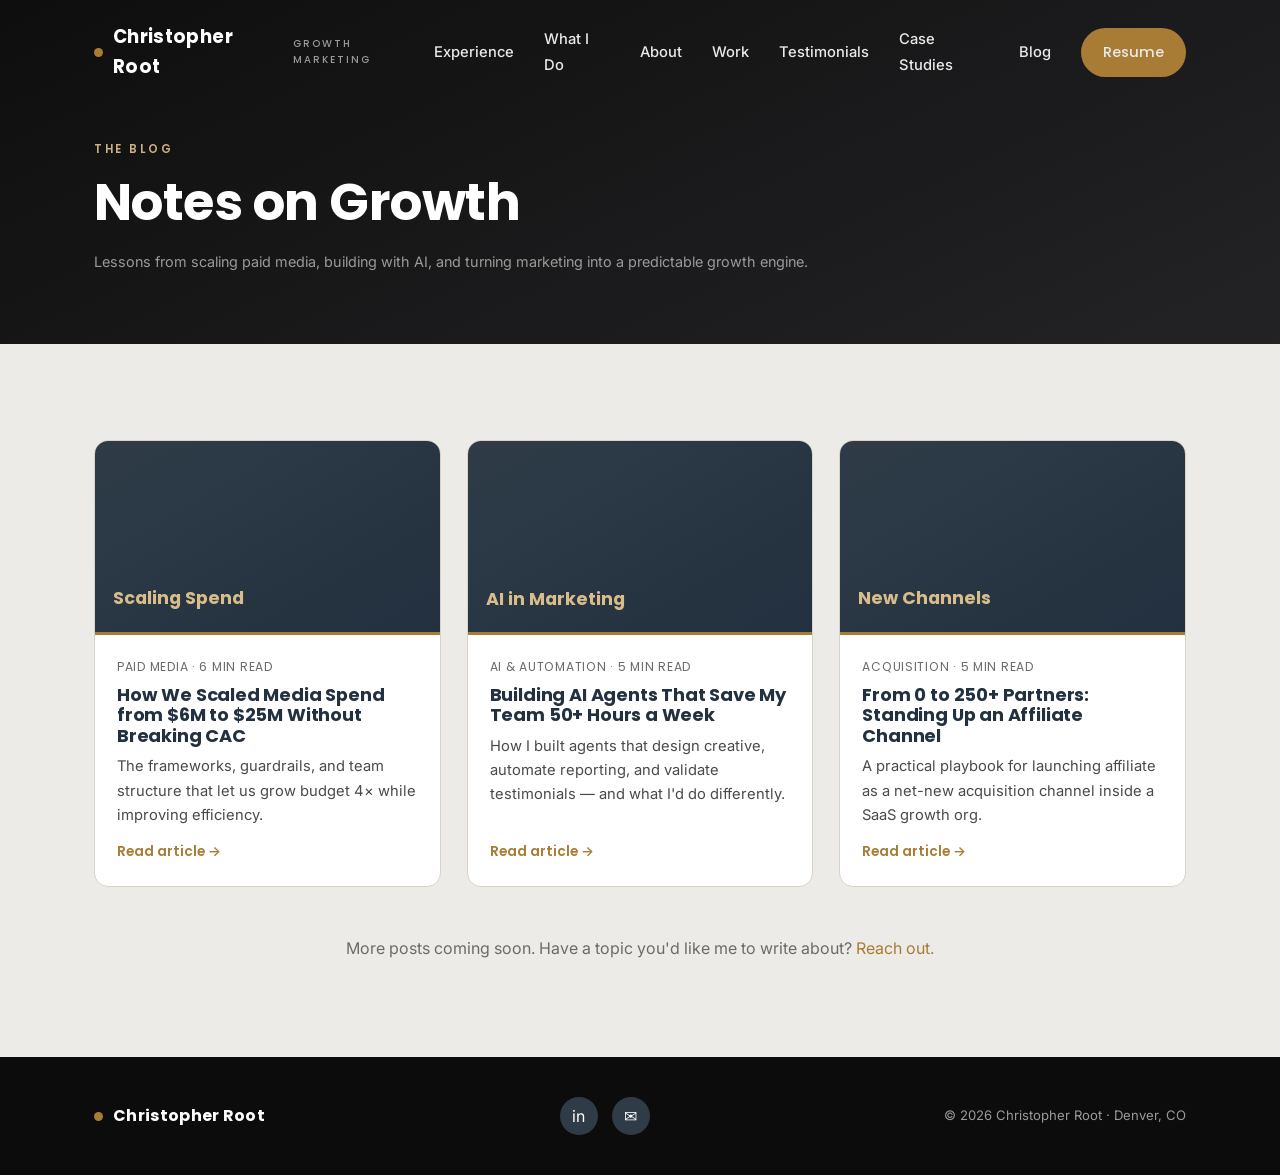
<file: blog.html>
<!DOCTYPE html>
<html lang="en">
<head>
<!-- Google tag (gtag.js) -->
<script async src="https://www.googletagmanager.com/gtag/js?id=G-J3HHPB8EJG"></script>
<script>
  window.dataLayer = window.dataLayer || [];
  function gtag(){dataLayer.push(arguments);}
  gtag('js', new Date());
  gtag('config', 'G-J3HHPB8EJG');
</script>
<meta charset="UTF-8">
<meta name="viewport" content="width=device-width, initial-scale=1.0">
<title>Blog — Christopher Root</title>
<meta name="description" content="Notes on growth marketing by Christopher Root — scaling paid media, building with AI, and turning marketing into a growth engine.">
<link rel="preconnect" href="https://fonts.googleapis.com">
<link rel="preconnect" href="https://fonts.gstatic.com" crossorigin>
<link href="https://fonts.googleapis.com/css2?family=Inter:wght@400;500;600&family=Poppins:wght@500;600;700&display=swap" rel="stylesheet">
<link rel="stylesheet" href="css/styles.css">
<link rel="icon" href="data:image/svg+xml,<svg xmlns='http://www.w3.org/2000/svg' viewBox='0 0 32 32'><rect width='32' height='32' rx='7' fill='%2322303f'/><text x='16' y='22' font-family='Poppins,sans-serif' font-size='16' font-weight='700' fill='%23a87c34' text-anchor='middle'>CR</text></svg>">
</head>
<body>

<nav class="nav scrolled" id="nav">
  <div class="container nav-inner">
    <a href="index.html#top" class="brand"><span class="dot"></span> Christopher Root <small>Growth Marketing</small></a>
    <button class="nav-toggle" id="navToggle" aria-label="Menu"><span></span><span></span><span></span></button>
    <ul class="nav-links" id="navLinks">
      <li><a href="index.html#experience">Experience</a></li>
      <li><a href="index.html#capabilities">What I Do</a></li>
      <li><a href="index.html#about">About</a></li>
      <li><a href="index.html#work">Work</a></li>
      <li><a href="index.html#testimonials">Testimonials</a></li>
      <li><a href="case-studies.html">Case Studies</a></li>
      <li><a href="blog.html">Blog</a></li>
      <li><a href="assets/Christopher_Root_Resume.pdf" download class="btn btn-primary">Resume</a></li>
    </ul>
  </div>
</nav>

<header class="article-hero">
  <div class="container">
    <div class="eyebrow">The Blog</div>
    <h1>Notes on Growth</h1>
    <p class="pmeta">Lessons from scaling paid media, building with AI, and turning marketing into a predictable growth engine.</p>
  </div>
</header>

<section class="section">
  <div class="container">
    <div class="posts-grid">
      <article class="post-card reveal">
        <div class="ph"><span>Scaling Spend</span></div>
        <div class="body">
          <div class="meta">Paid Media · 6 min read</div>
          <h3>How We Scaled Media Spend from $6M to $25M Without Breaking CAC</h3>
          <p>The frameworks, guardrails, and team structure that let us grow budget 4× while improving efficiency.</p>
          <a class="read" href="posts/scaling-spend.html">Read article →</a>
        </div>
      </article>
      <article class="post-card reveal">
        <div class="ph"><span>AI in Marketing</span></div>
        <div class="body">
          <div class="meta">AI &amp; Automation · 5 min read</div>
          <h3>Building AI Agents That Save My Team 50+ Hours a Week</h3>
          <p>How I built agents that design creative, automate reporting, and validate testimonials — and what I'd do differently.</p>
          <a class="read" href="posts/ai-agents.html">Read article →</a>
        </div>
      </article>
      <article class="post-card reveal">
        <div class="ph"><span>New Channels</span></div>
        <div class="body">
          <div class="meta">Acquisition · 5 min read</div>
          <h3>From 0 to 250+ Partners: Standing Up an Affiliate Channel</h3>
          <p>A practical playbook for launching affiliate as a net-new acquisition channel inside a SaaS growth org.</p>
          <a class="read" href="posts/affiliate-channel.html">Read article →</a>
        </div>
      </article>
    </div>
    <p style="text-align:center;color:var(--muted);margin-top:48px;">More posts coming soon. Have a topic you'd like me to write about? <a href="mailto:croot95@outlook.com" class="text-red">Reach out.</a></p>
  </div>
</section>

<footer class="footer">
  <div class="container footer-inner">
    <a href="index.html#top" class="brand"><span class="dot"></span> Christopher Root</a>
    <div class="footer-social">
      <a href="https://www.linkedin.com/in/christopher-root-53abb6142/" target="_blank" rel="noopener" aria-label="LinkedIn">in</a>
      <a href="mailto:croot95@outlook.com" aria-label="Email">✉</a>
    </div>
    <small>© <span id="year"></span> Christopher Root · Denver, CO</small>
  </div>
</footer>

<script src="js/main.js"></script>
</body>
</html>
</file>
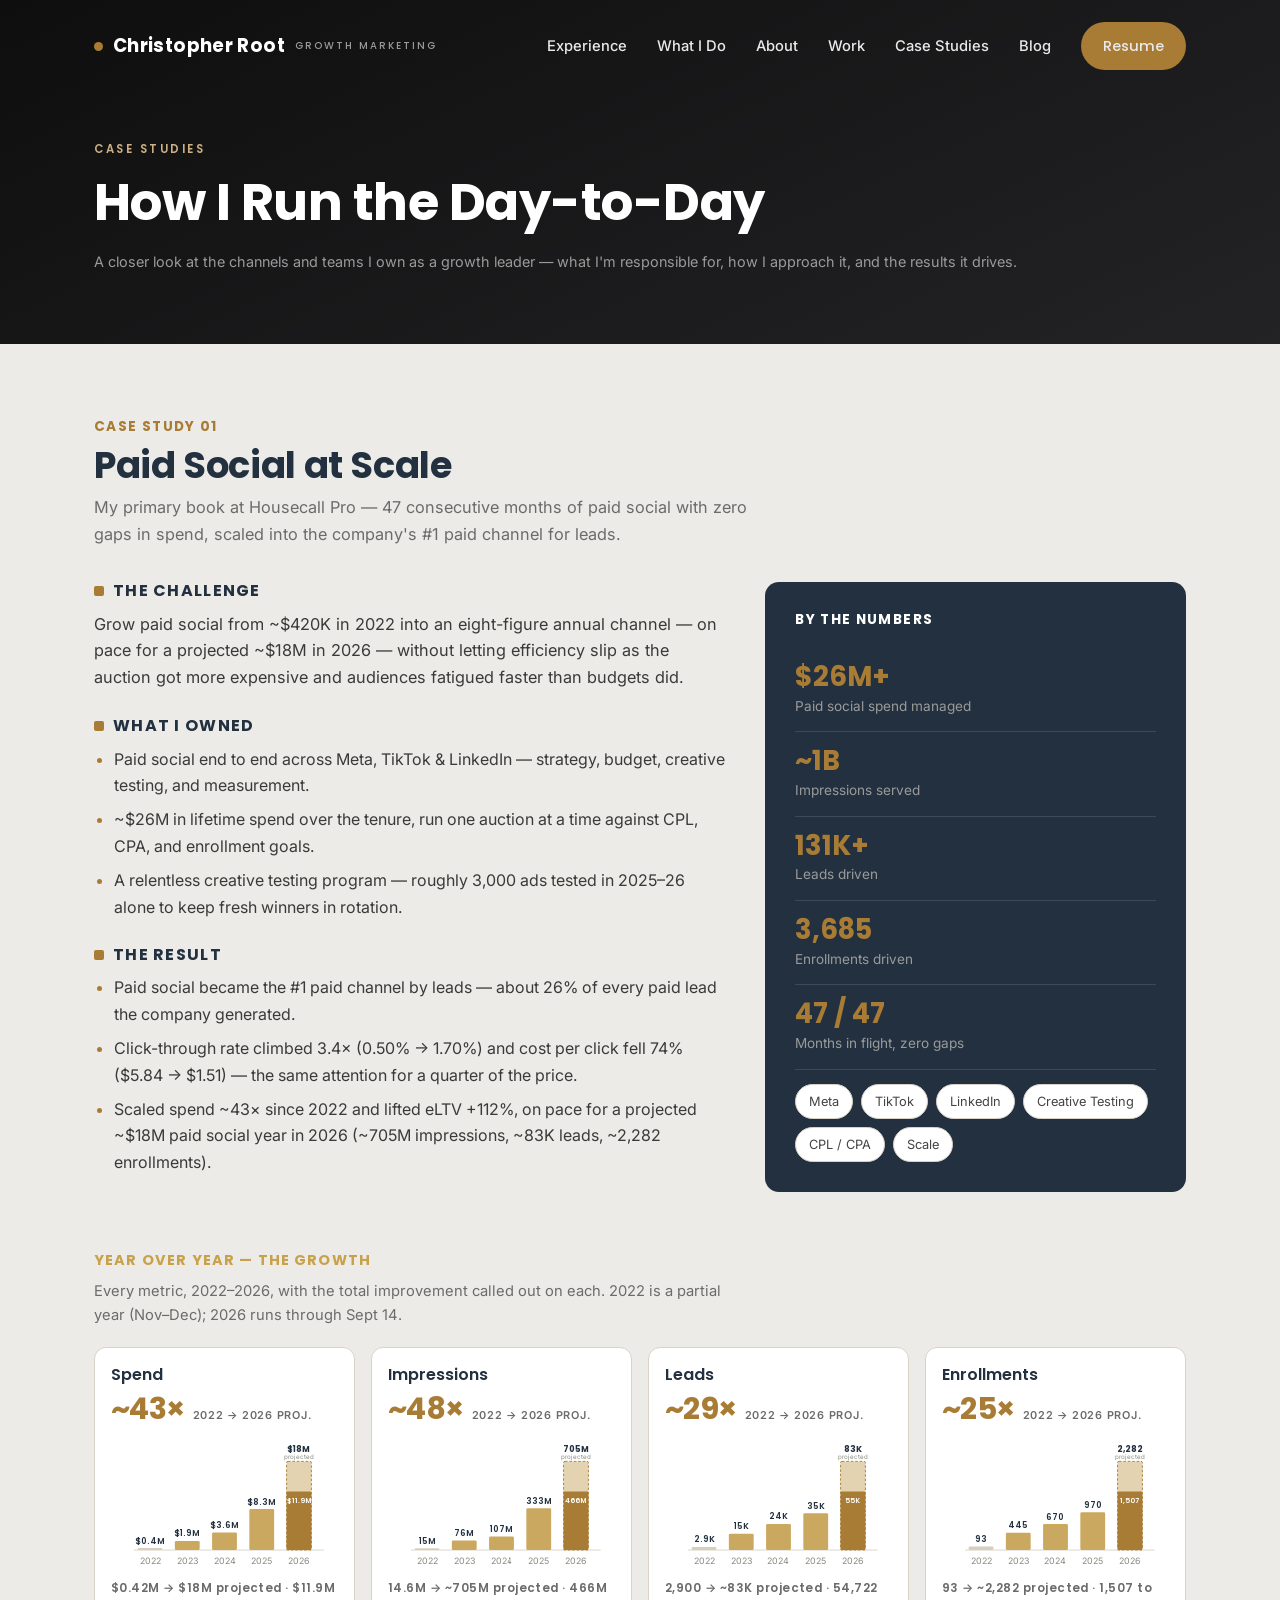
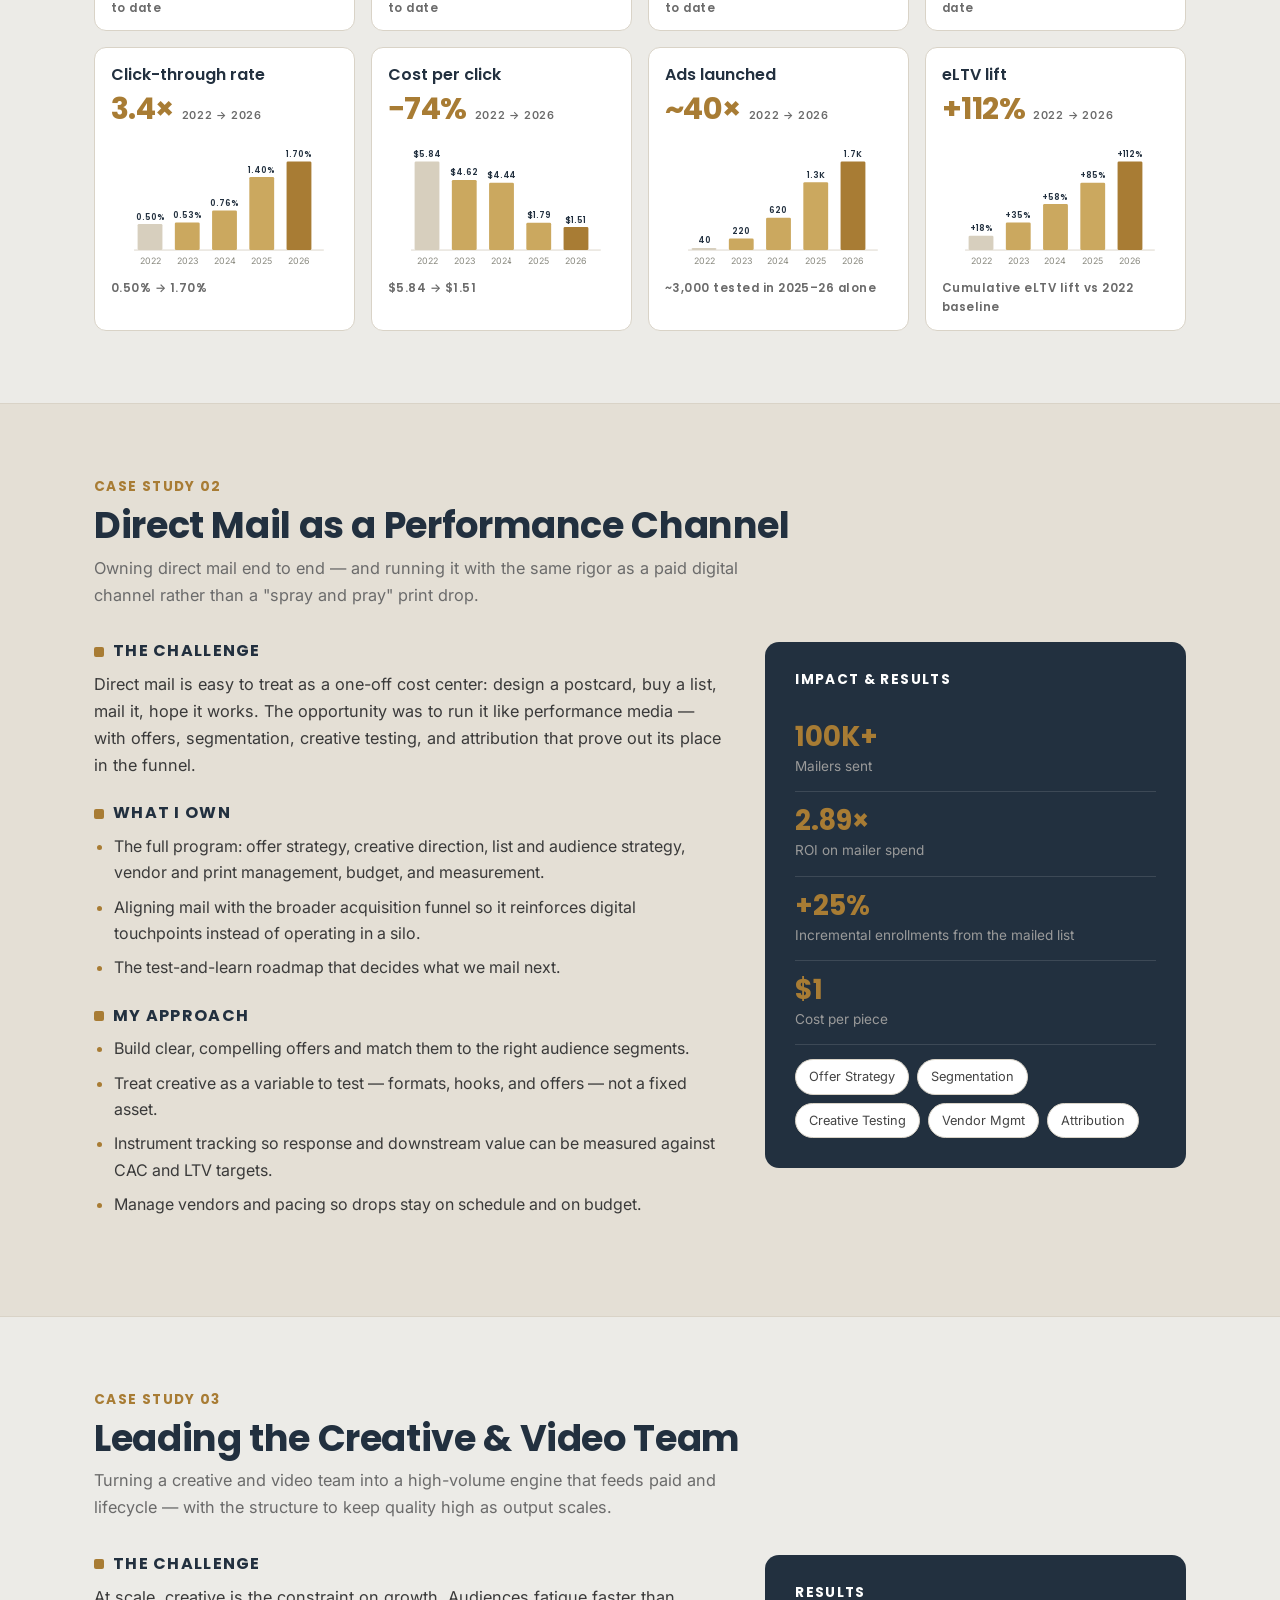
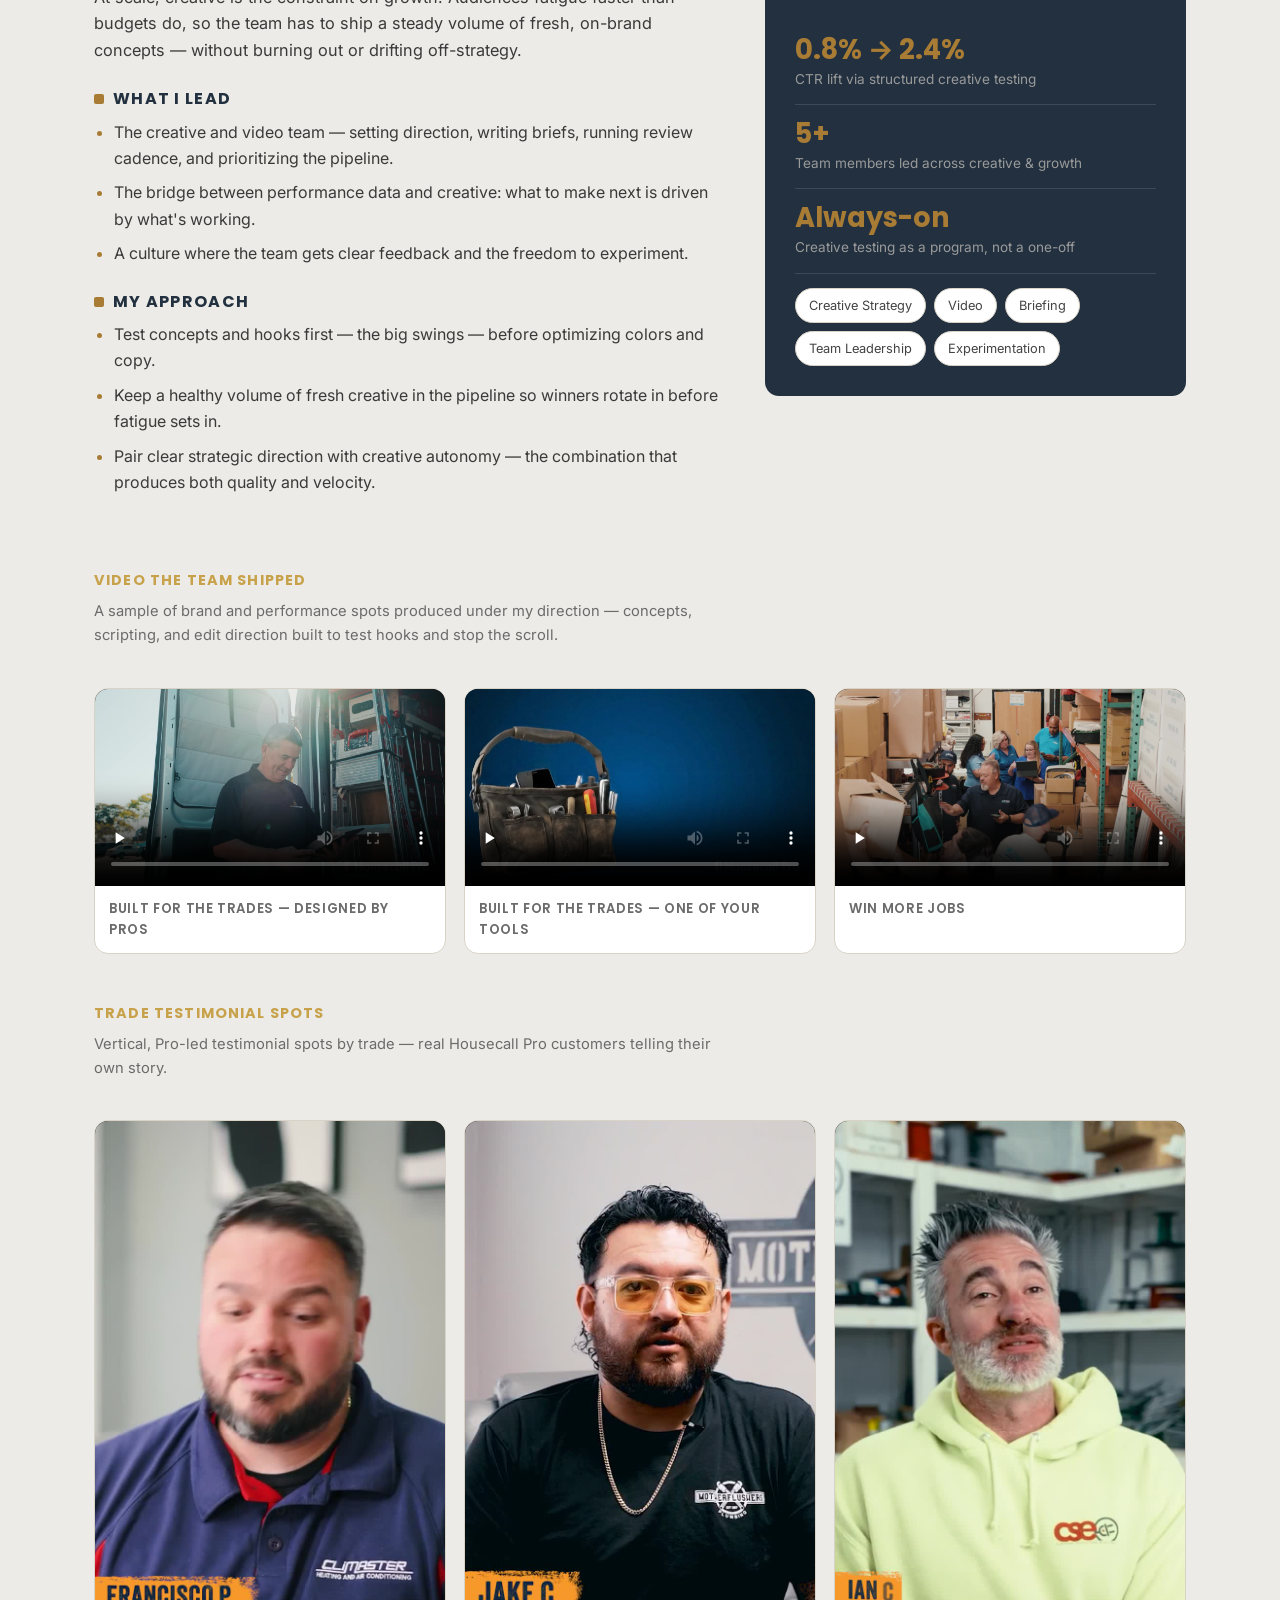
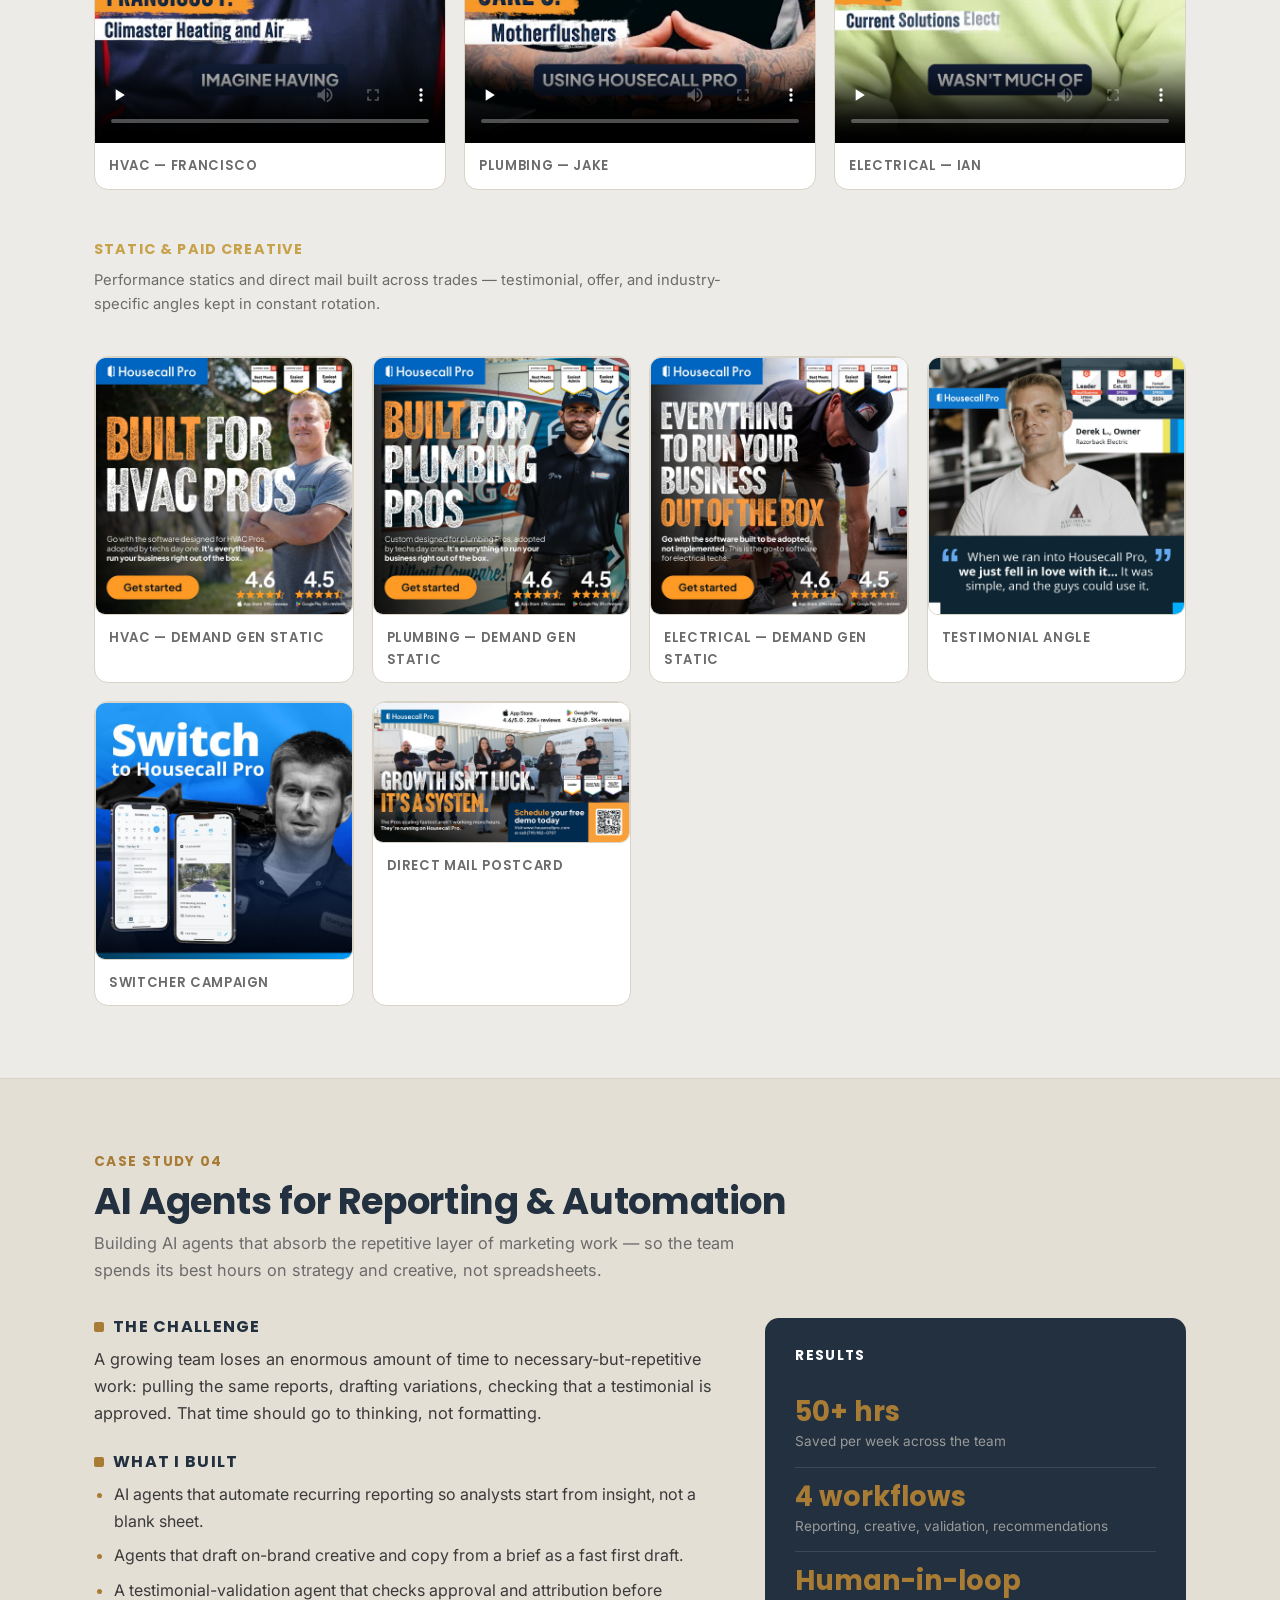
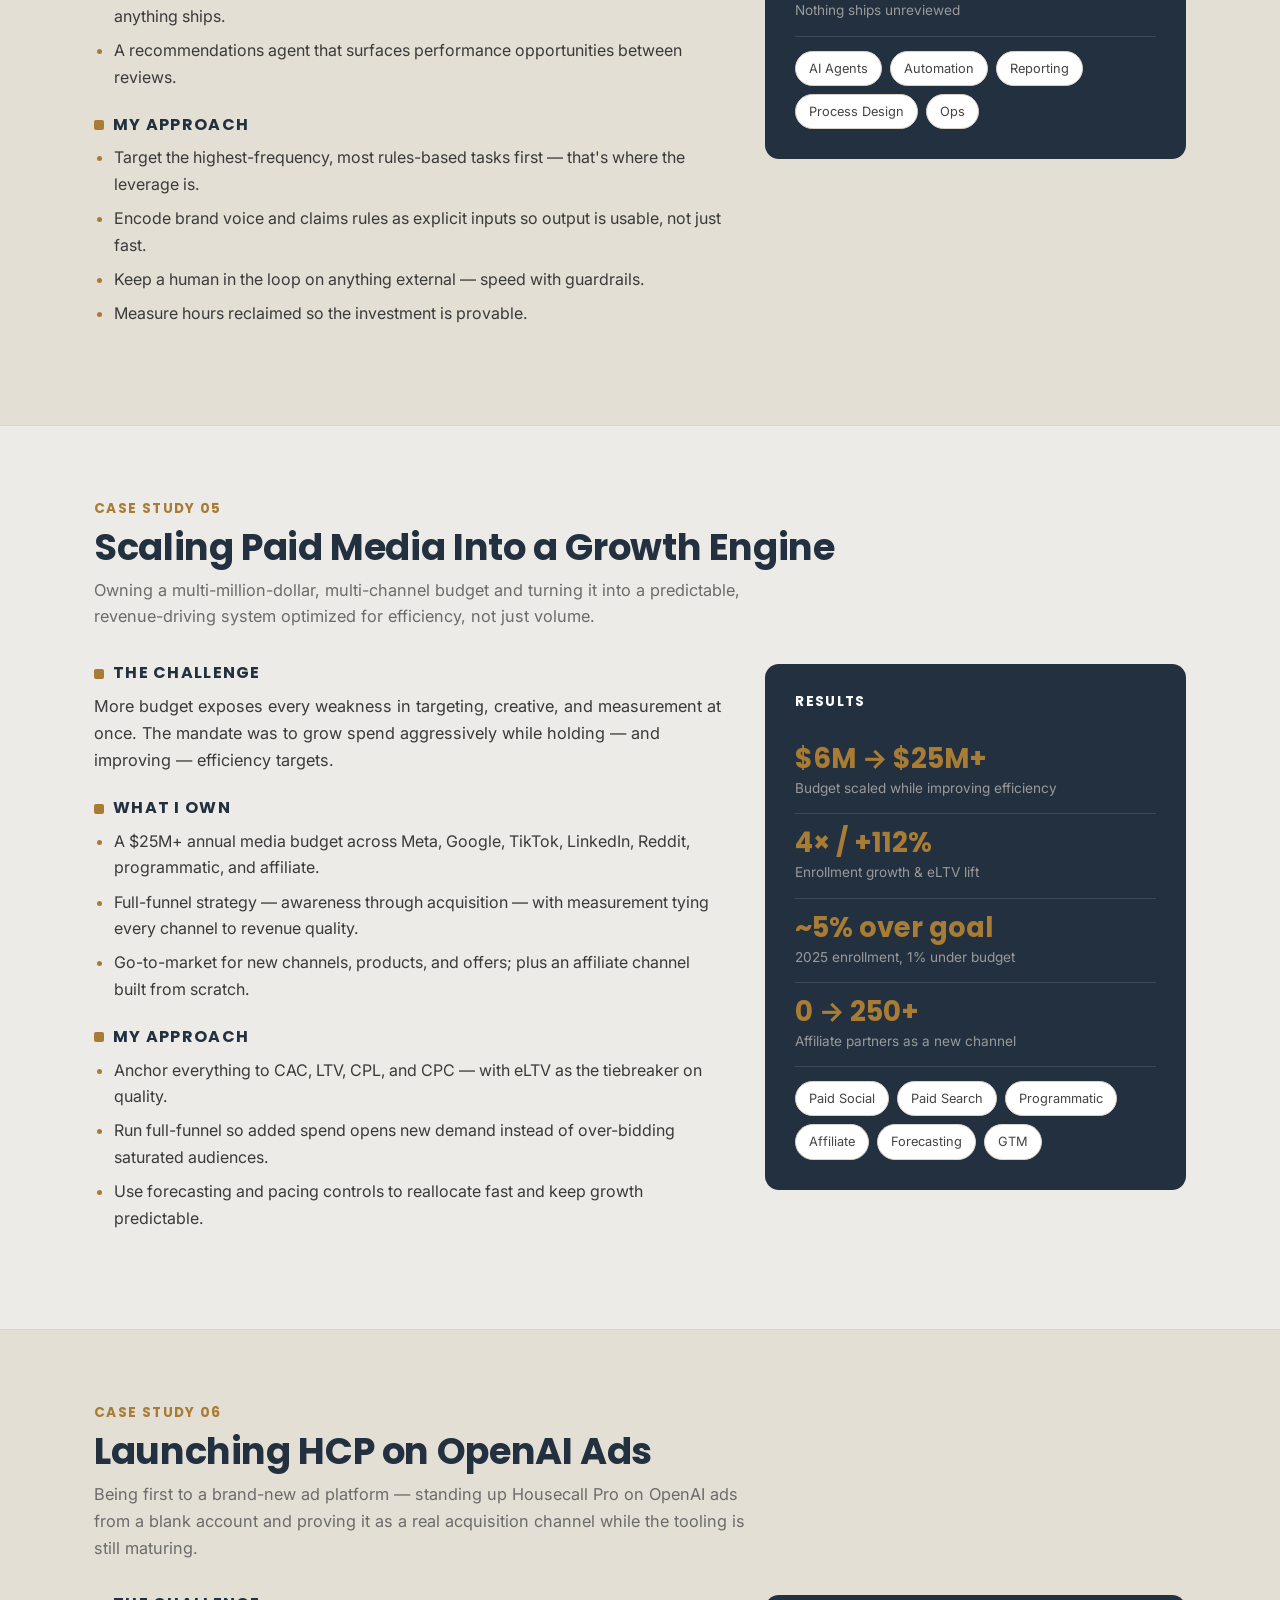
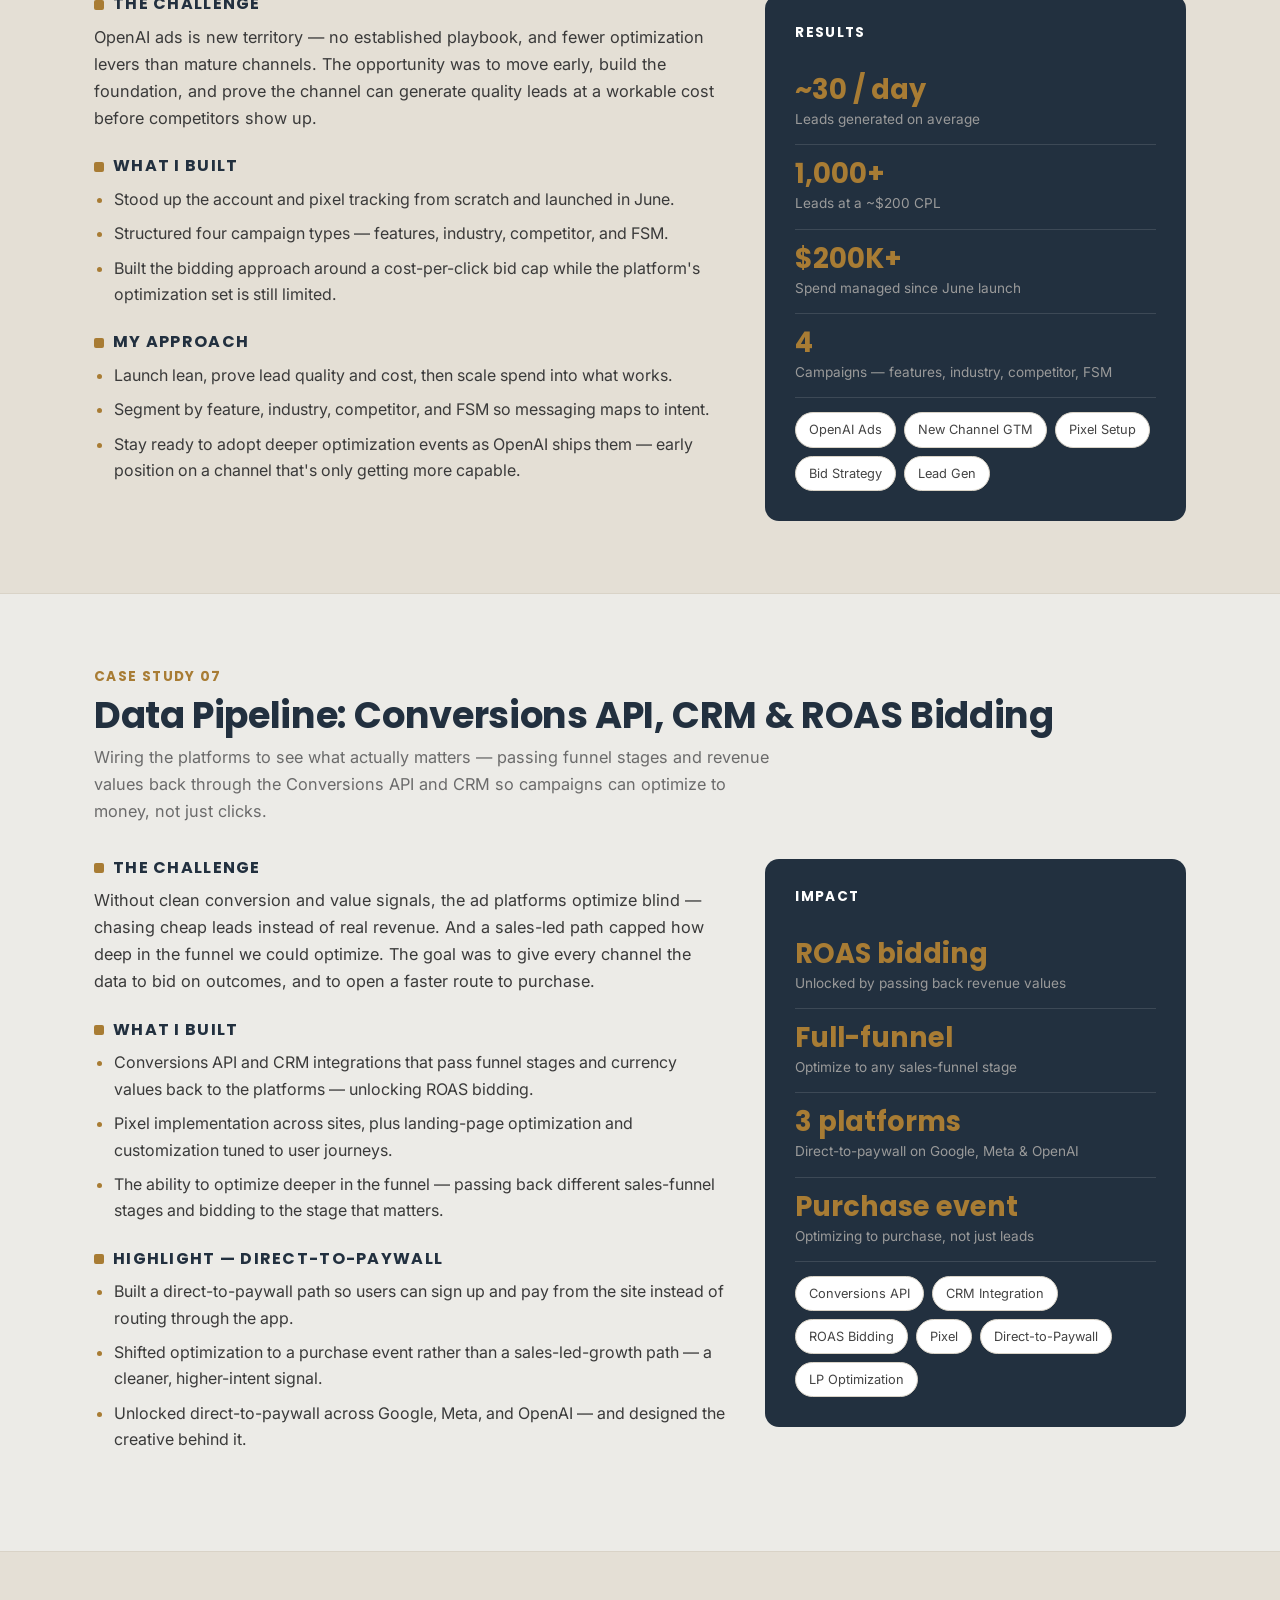
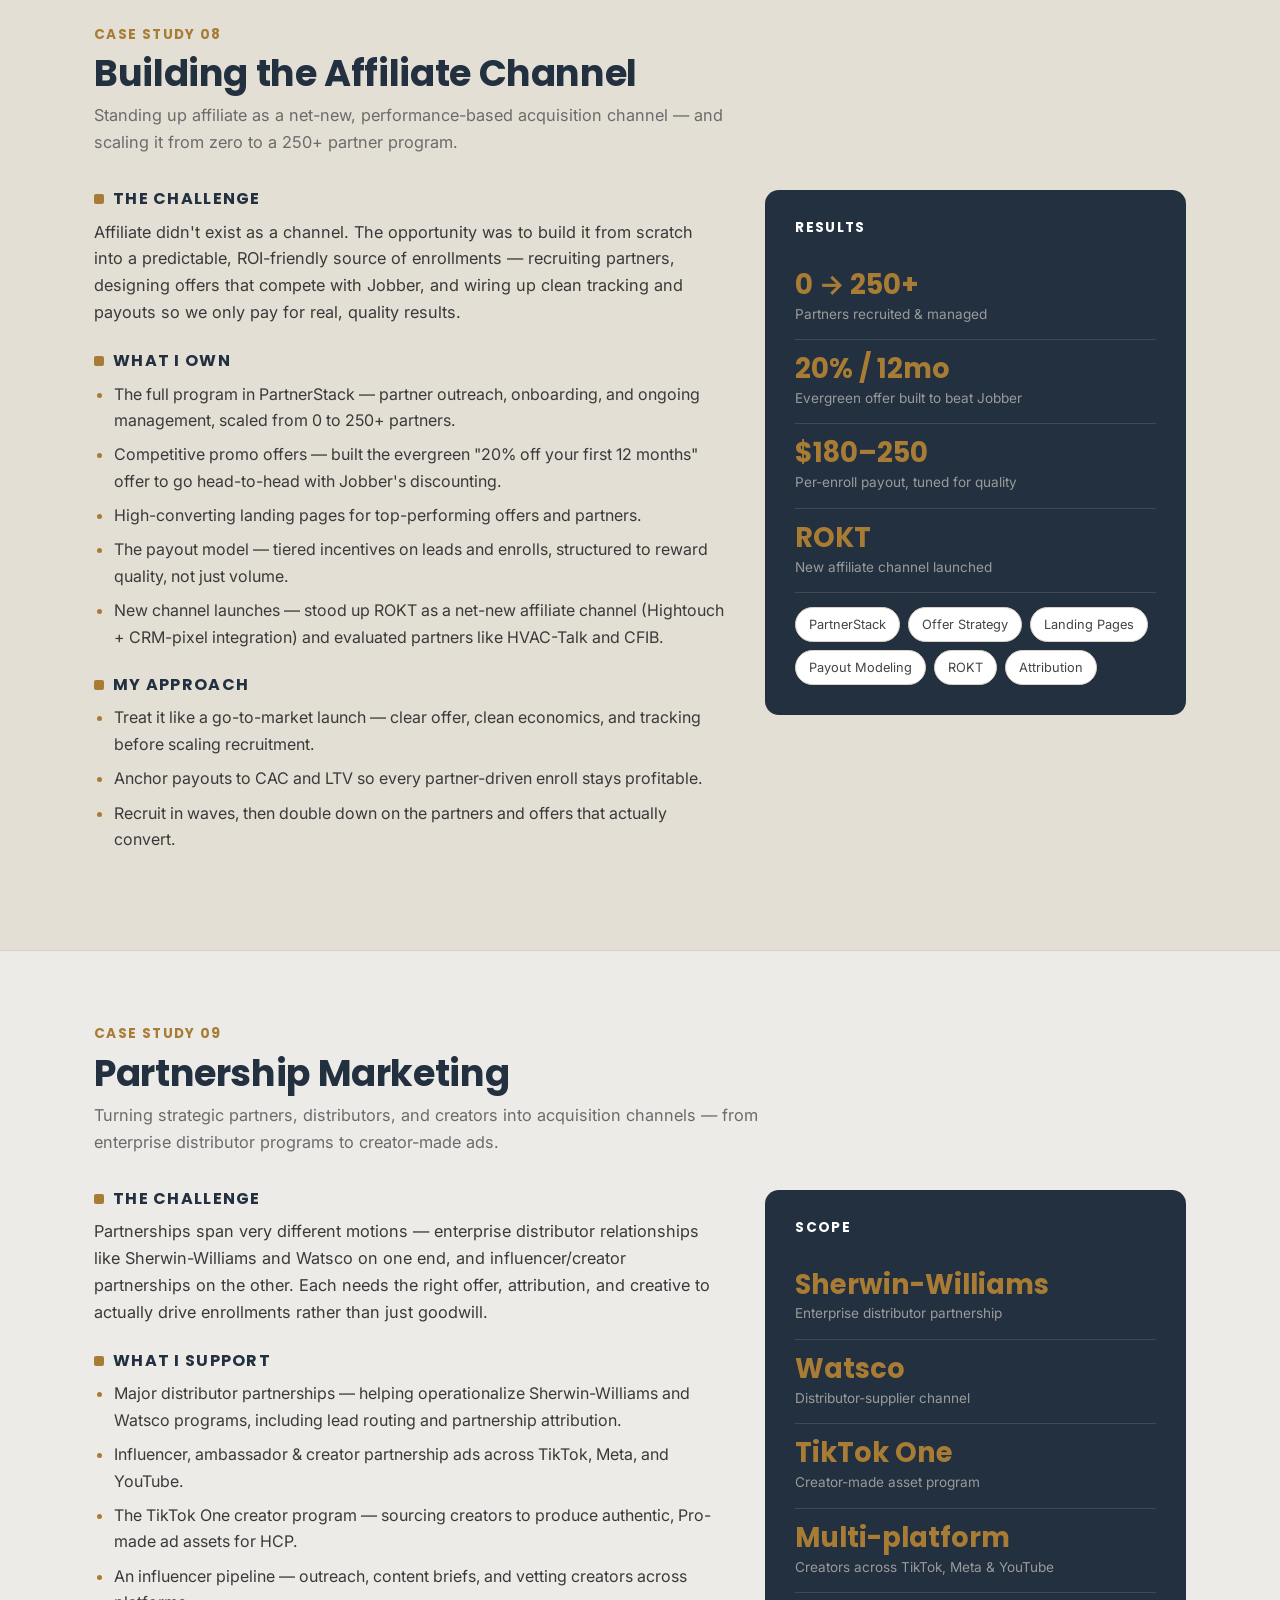
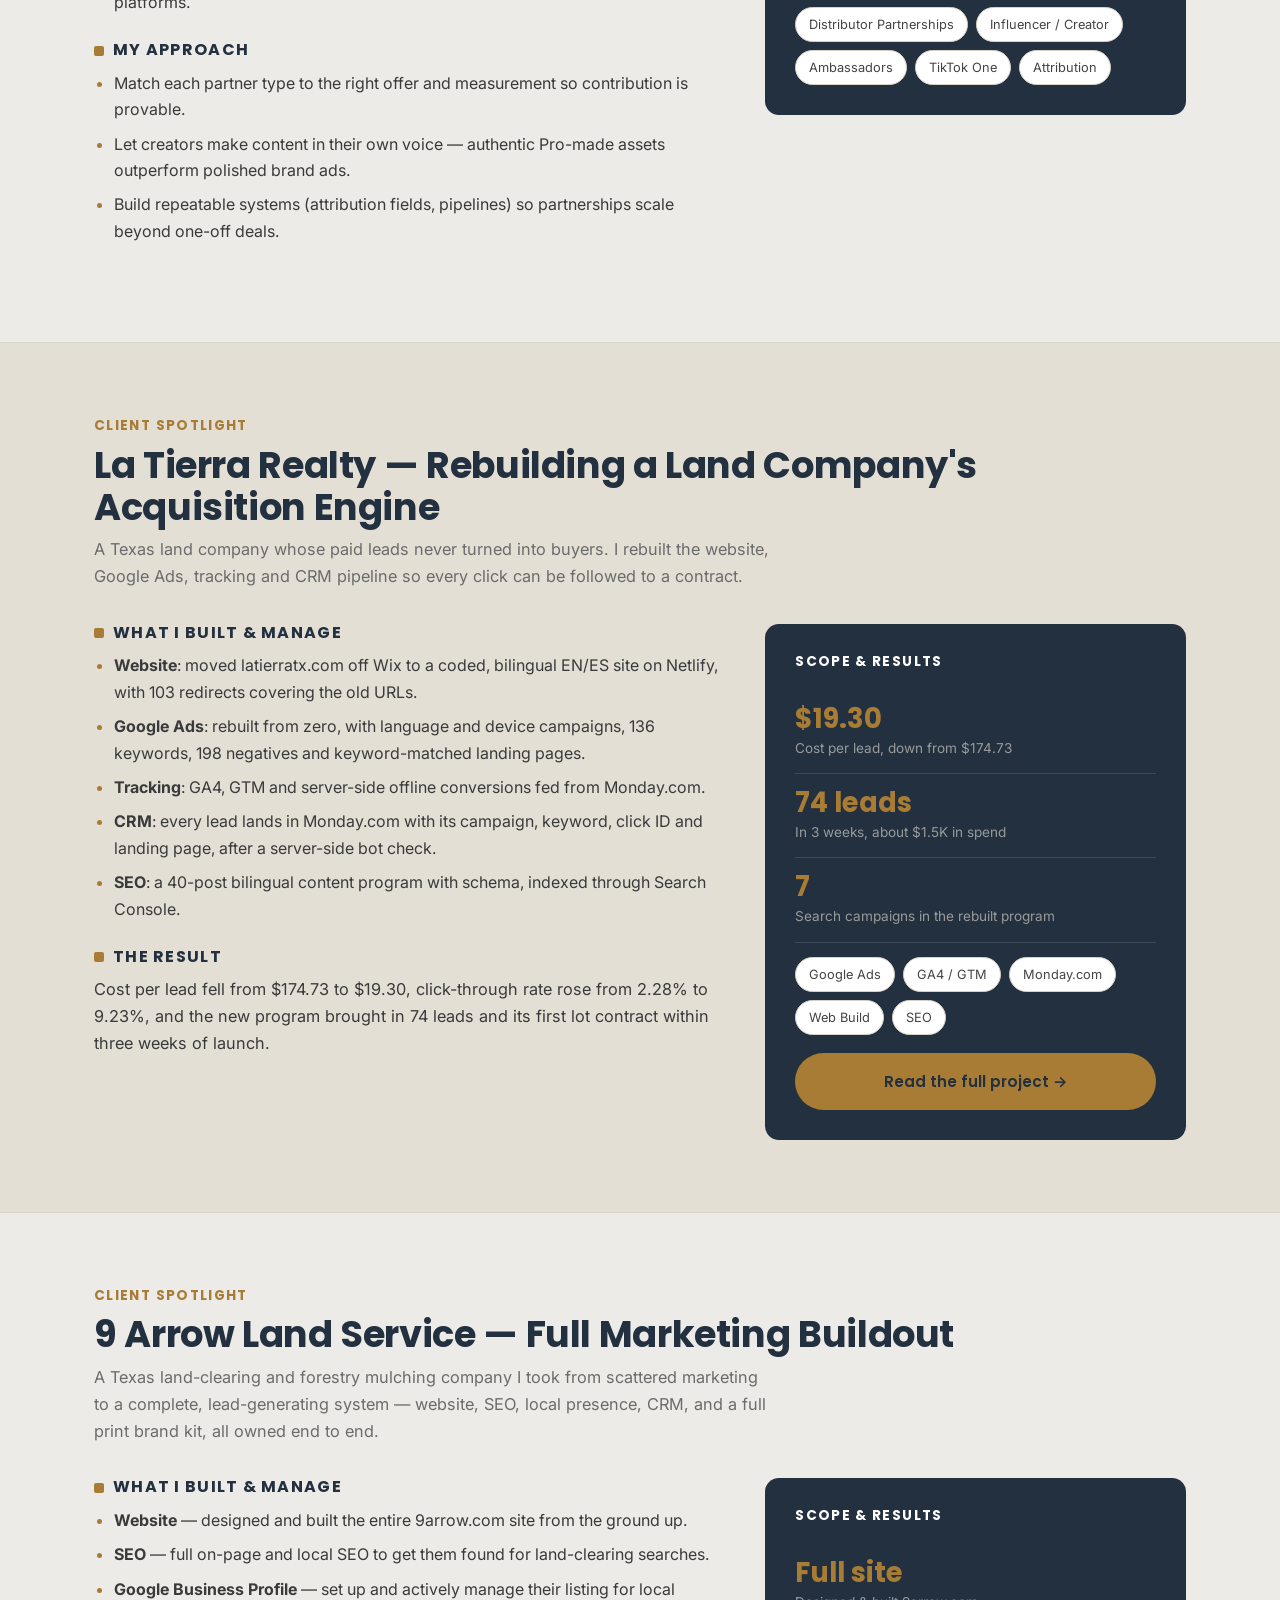
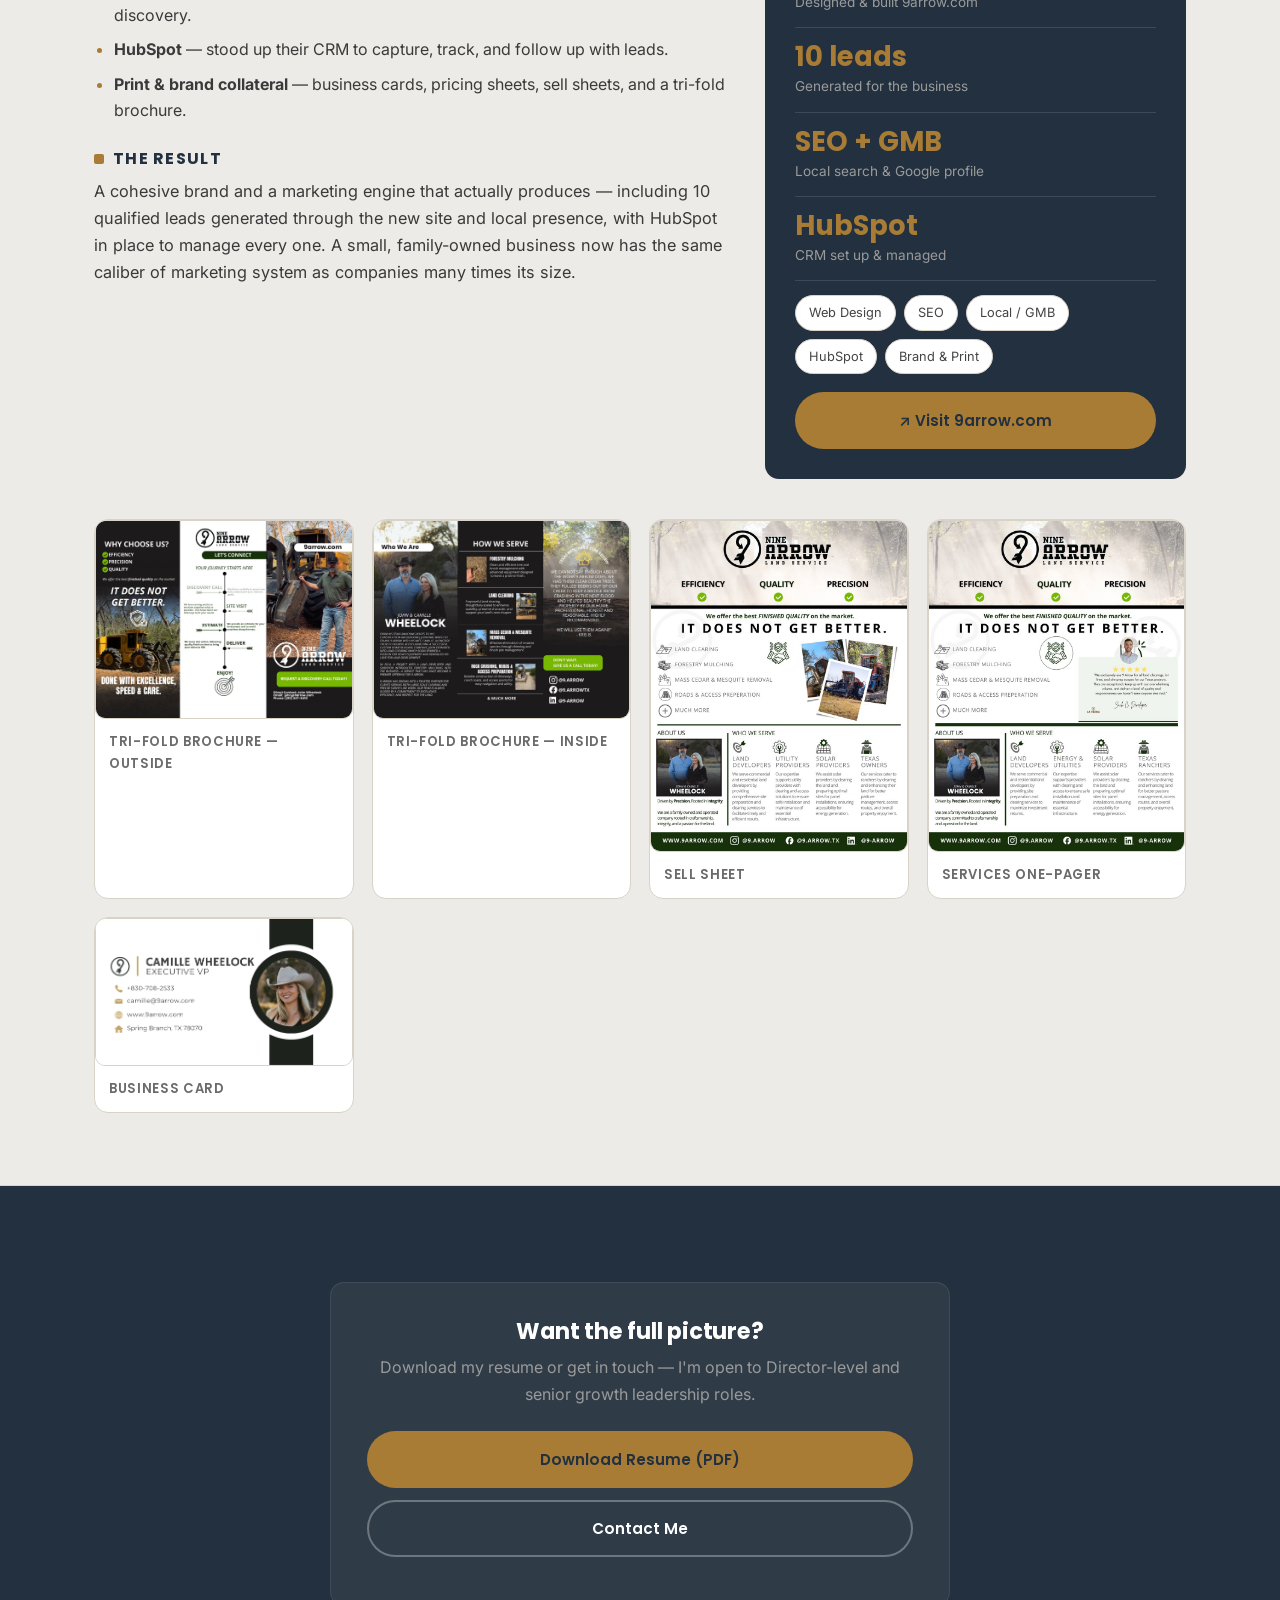
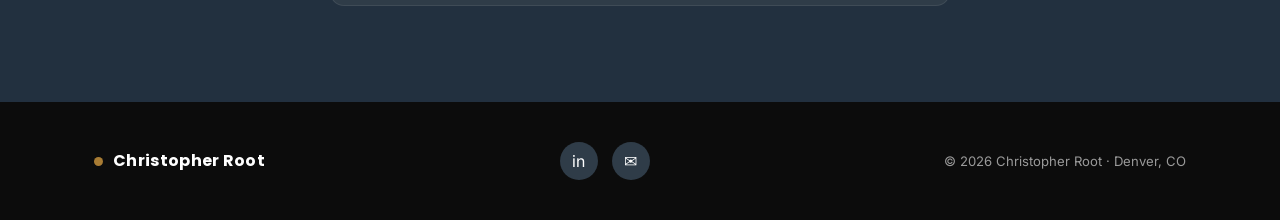
<file: case-studies.html>
<!DOCTYPE html>
<html lang="en">
<head>
<!-- Google tag (gtag.js) -->
<script async src="https://www.googletagmanager.com/gtag/js?id=G-J3HHPB8EJG"></script>
<script>
  window.dataLayer = window.dataLayer || [];
  function gtag(){dataLayer.push(arguments);}
  gtag('js', new Date());
  gtag('config', 'G-J3HHPB8EJG');
</script>
<meta charset="UTF-8">
<meta name="viewport" content="width=device-width, initial-scale=1.0">
<title>Case Studies — Christopher Root</title>
<meta name="description" content="How Christopher Root runs the day-to-day: direct mail, creative & video team leadership, AI reporting & automation, and paid media growth.">
<link rel="preconnect" href="https://fonts.googleapis.com">
<link rel="preconnect" href="https://fonts.gstatic.com" crossorigin>
<link href="https://fonts.googleapis.com/css2?family=Inter:wght@400;500;600&family=Poppins:wght@500;600;700&display=swap" rel="stylesheet">
<link rel="stylesheet" href="css/styles.css?v=2">
<link rel="icon" href="data:image/svg+xml,<svg xmlns='http://www.w3.org/2000/svg' viewBox='0 0 32 32'><rect width='32' height='32' rx='7' fill='%2322303f'/><text x='16' y='22' font-family='Poppins,sans-serif' font-size='16' font-weight='700' fill='%23a87c34' text-anchor='middle'>CR</text></svg>">
</head>
<body>

<nav class="nav scrolled" id="nav">
  <div class="container nav-inner">
    <a href="index.html#top" class="brand"><span class="dot"></span> Christopher Root <small>Growth Marketing</small></a>
    <button class="nav-toggle" id="navToggle" aria-label="Menu"><span></span><span></span><span></span></button>
    <ul class="nav-links" id="navLinks">
      <li><a href="index.html#experience">Experience</a></li>
      <li><a href="index.html#capabilities">What I Do</a></li>
      <li><a href="index.html#about">About</a></li>
      <li><a href="index.html#work">Work</a></li>
      <li><a href="case-studies.html">Case Studies</a></li>
      <li><a href="blog.html">Blog</a></li>
      <li><a href="assets/Christopher_Root_Resume.pdf" download class="btn btn-primary">Resume</a></li>
    </ul>
  </div>
</nav>

<header class="article-hero">
  <div class="container">
    <div class="eyebrow">Case Studies</div>
    <h1>How I Run the Day-to-Day</h1>
    <p class="pmeta">A closer look at the channels and teams I own as a growth leader — what I'm responsible for, how I approach it, and the results it drives.</p>
  </div>
</header>

<!-- ===== PAID SOCIAL ===== -->
<section class="cs-section" id="paid-social">
  <div class="container">
    <div class="reveal">
      <div class="cs-num">CASE STUDY 01</div>
      <h2>Paid Social at Scale</h2>
      <p class="sub">My primary book at Housecall Pro — 47 consecutive months of paid social with zero gaps in spend, scaled into the company's #1 paid channel for leads.</p>
    </div>
    <div class="cs-cols">
      <div class="reveal">
        <div class="cs-block">
          <h3>The Challenge</h3>
          <p>Grow paid social from ~$420K in 2022 into an eight-figure annual channel — on pace for a projected ~$18M in 2026 — without letting efficiency slip as the auction got more expensive and audiences fatigued faster than budgets did.</p>
        </div>
        <div class="cs-block">
          <h3>What I Owned</h3>
          <ul>
            <li>Paid social end to end across Meta, TikTok &amp; LinkedIn — strategy, budget, creative testing, and measurement.</li>
            <li>~$26M in lifetime spend over the tenure, run one auction at a time against CPL, CPA, and enrollment goals.</li>
            <li>A relentless creative testing program — roughly 3,000 ads tested in 2025–26 alone to keep fresh winners in rotation.</li>
          </ul>
        </div>
        <div class="cs-block">
          <h3>The Result</h3>
          <ul>
            <li>Paid social became the #1 paid channel by leads — about 26% of every paid lead the company generated.</li>
            <li>Click-through rate climbed 3.4× (0.50% → 1.70%) and cost per click fell 74% ($5.84 → $1.51) — the same attention for a quarter of the price.</li>
            <li>Scaled spend ~43× since 2022 and lifted eLTV +112%, on pace for a projected ~$18M paid social year in 2026 (~705M impressions, ~83K leads, ~2,282 enrollments).</li>
          </ul>
        </div>
      </div>
      <aside class="cs-results reveal">
        <h4>By the Numbers</h4>
        <div class="r"><div class="big">$26M+</div><div class="lbl">Paid social spend managed</div></div>
        <div class="r"><div class="big">~1B</div><div class="lbl">Impressions served</div></div>
        <div class="r"><div class="big">131K+</div><div class="lbl">Leads driven</div></div>
        <div class="r"><div class="big">3,685</div><div class="lbl">Enrollments driven</div></div>
        <div class="r"><div class="big">47 / 47</div><div class="lbl">Months in flight, zero gaps</div></div>
        <div class="cs-tags"><span>Meta</span><span>TikTok</span><span>LinkedIn</span><span>Creative Testing</span><span>CPL / CPA</span><span>Scale</span></div>
      </aside>
    </div>

    <div class="reveal">
      <div class="cs-subhead">Year over year &mdash; the growth</div>
      <p class="cs-subhead-sub">Every metric, 2022&ndash;2026, with the total improvement called out on each. 2022 is a partial year (Nov&ndash;Dec); 2026 runs through Sept 14.</p>
    </div>
    <div class="cs-charts reveal">
      <div class="cs-chart">
        <h5>Spend</h5>
        <div class="cs-chart-delta"><span class="d">~43&times;</span><span class="dl">2022 &rarr; 2026 proj.</span></div>
        <svg viewBox="0 0 256 156" role="img" aria-label="Spend by year, 2026 projected to $18M"><line x1="26" y1="132" x2="240" y2="132" stroke="#d9d3c7" stroke-width="1"></line><rect x="30" y="129.7" width="28" height="2.3" fill="#d7cfbe" rx="1.5"></rect><text x="44" y="124.7" text-anchor="middle" font-family="Poppins,sans-serif" font-size="9.5" font-weight="600" fill="#22303f">$0.4M</text><rect x="72" y="121.7" width="28" height="10.3" fill="#cba85f" rx="1.5"></rect><text x="86" y="116.7" text-anchor="middle" font-family="Poppins,sans-serif" font-size="9.5" font-weight="600" fill="#22303f">$1.9M</text><rect x="114" y="112.1" width="28" height="19.9" fill="#cba85f" rx="1.5"></rect><text x="128" y="107.1" text-anchor="middle" font-family="Poppins,sans-serif" font-size="9.5" font-weight="600" fill="#22303f">$3.6M</text><rect x="156" y="85.8" width="28" height="46.2" fill="#cba85f" rx="1.5"></rect><text x="170" y="80.8" text-anchor="middle" font-family="Poppins,sans-serif" font-size="9.5" font-weight="600" fill="#22303f">$8.3M</text><rect x="198" y="32.0" width="28" height="100.0" fill="#e4d3b0" stroke="#a87c34" stroke-width="1" stroke-dasharray="3 2" rx="1.5"></rect><rect x="198" y="65.9" width="28" height="66.1" fill="#a87c34" rx="1.5"></rect><text x="212" y="21.0" text-anchor="middle" font-family="Poppins,sans-serif" font-size="9.5" font-weight="700" fill="#22303f">$18M</text><text x="212" y="29.0" text-anchor="middle" font-family="Inter,sans-serif" font-size="7" fill="#8a8a80">projected</text><text x="212" y="78.9" text-anchor="middle" font-family="Poppins,sans-serif" font-size="8" font-weight="600" fill="#ffffff">$11.9M</text><text x="44" y="148" text-anchor="middle" font-family="Inter,sans-serif" font-size="10" fill="#8a8a80">2022</text><text x="86" y="148" text-anchor="middle" font-family="Inter,sans-serif" font-size="10" fill="#8a8a80">2023</text><text x="128" y="148" text-anchor="middle" font-family="Inter,sans-serif" font-size="10" fill="#8a8a80">2024</text><text x="170" y="148" text-anchor="middle" font-family="Inter,sans-serif" font-size="10" fill="#8a8a80">2025</text><text x="212" y="148" text-anchor="middle" font-family="Inter,sans-serif" font-size="10" fill="#8a8a80">2026</text></svg>
        <div class="ck">$0.42M &rarr; $18M projected &middot; $11.9M to date</div>
      </div>
      <div class="cs-chart">
        <h5>Impressions</h5>
        <div class="cs-chart-delta"><span class="d">~48&times;</span><span class="dl">2022 &rarr; 2026 proj.</span></div>
        <svg viewBox="0 0 256 156" role="img" aria-label="Impressions by year, 2026 projected to 705M"><line x1="26" y1="132" x2="240" y2="132" stroke="#d9d3c7" stroke-width="1"></line><rect x="30" y="129.9" width="28" height="2.1" fill="#d7cfbe" rx="1.5"></rect><text x="44" y="124.9" text-anchor="middle" font-family="Poppins,sans-serif" font-size="9.5" font-weight="600" fill="#22303f">15M</text><rect x="72" y="121.2" width="28" height="10.8" fill="#cba85f" rx="1.5"></rect><text x="86" y="116.2" text-anchor="middle" font-family="Poppins,sans-serif" font-size="9.5" font-weight="600" fill="#22303f">76M</text><rect x="114" y="116.8" width="28" height="15.2" fill="#cba85f" rx="1.5"></rect><text x="128" y="111.8" text-anchor="middle" font-family="Poppins,sans-serif" font-size="9.5" font-weight="600" fill="#22303f">107M</text><rect x="156" y="84.8" width="28" height="47.2" fill="#cba85f" rx="1.5"></rect><text x="170" y="79.8" text-anchor="middle" font-family="Poppins,sans-serif" font-size="9.5" font-weight="600" fill="#22303f">333M</text><rect x="198" y="32.0" width="28" height="100.0" fill="#e4d3b0" stroke="#a87c34" stroke-width="1" stroke-dasharray="3 2" rx="1.5"></rect><rect x="198" y="66.0" width="28" height="66.0" fill="#a87c34" rx="1.5"></rect><text x="212" y="21.0" text-anchor="middle" font-family="Poppins,sans-serif" font-size="9.5" font-weight="700" fill="#22303f">705M</text><text x="212" y="29.0" text-anchor="middle" font-family="Inter,sans-serif" font-size="7" fill="#8a8a80">projected</text><text x="212" y="79.0" text-anchor="middle" font-family="Poppins,sans-serif" font-size="8" font-weight="600" fill="#ffffff">466M</text><text x="44" y="148" text-anchor="middle" font-family="Inter,sans-serif" font-size="10" fill="#8a8a80">2022</text><text x="86" y="148" text-anchor="middle" font-family="Inter,sans-serif" font-size="10" fill="#8a8a80">2023</text><text x="128" y="148" text-anchor="middle" font-family="Inter,sans-serif" font-size="10" fill="#8a8a80">2024</text><text x="170" y="148" text-anchor="middle" font-family="Inter,sans-serif" font-size="10" fill="#8a8a80">2025</text><text x="212" y="148" text-anchor="middle" font-family="Inter,sans-serif" font-size="10" fill="#8a8a80">2026</text></svg>
        <div class="ck">14.6M &rarr; ~705M projected &middot; 466M to date</div>
      </div>
      <div class="cs-chart">
        <h5>Leads</h5>
        <div class="cs-chart-delta"><span class="d">~29&times;</span><span class="dl">2022 &rarr; 2026 proj.</span></div>
        <svg viewBox="0 0 256 156" role="img" aria-label="Leads by year, 2026 projected to 83K"><line x1="26" y1="132" x2="240" y2="132" stroke="#d9d3c7" stroke-width="1"></line><rect x="30" y="128.5" width="28" height="3.5" fill="#d7cfbe" rx="1.5"></rect><text x="44" y="123.5" text-anchor="middle" font-family="Poppins,sans-serif" font-size="9.5" font-weight="600" fill="#22303f">2.9K</text><rect x="72" y="113.7" width="28" height="18.3" fill="#cba85f" rx="1.5"></rect><text x="86" y="108.7" text-anchor="middle" font-family="Poppins,sans-serif" font-size="9.5" font-weight="600" fill="#22303f">15K</text><rect x="114" y="102.5" width="28" height="29.5" fill="#cba85f" rx="1.5"></rect><text x="128" y="97.5" text-anchor="middle" font-family="Poppins,sans-serif" font-size="9.5" font-weight="600" fill="#22303f">24K</text><rect x="156" y="90.4" width="28" height="41.6" fill="#cba85f" rx="1.5"></rect><text x="170" y="85.4" text-anchor="middle" font-family="Poppins,sans-serif" font-size="9.5" font-weight="600" fill="#22303f">35K</text><rect x="198" y="32.0" width="28" height="100.0" fill="#e4d3b0" stroke="#a87c34" stroke-width="1" stroke-dasharray="3 2" rx="1.5"></rect><rect x="198" y="66.1" width="28" height="65.9" fill="#a87c34" rx="1.5"></rect><text x="212" y="21.0" text-anchor="middle" font-family="Poppins,sans-serif" font-size="9.5" font-weight="700" fill="#22303f">83K</text><text x="212" y="29.0" text-anchor="middle" font-family="Inter,sans-serif" font-size="7" fill="#8a8a80">projected</text><text x="212" y="79.1" text-anchor="middle" font-family="Poppins,sans-serif" font-size="8" font-weight="600" fill="#ffffff">55K</text><text x="44" y="148" text-anchor="middle" font-family="Inter,sans-serif" font-size="10" fill="#8a8a80">2022</text><text x="86" y="148" text-anchor="middle" font-family="Inter,sans-serif" font-size="10" fill="#8a8a80">2023</text><text x="128" y="148" text-anchor="middle" font-family="Inter,sans-serif" font-size="10" fill="#8a8a80">2024</text><text x="170" y="148" text-anchor="middle" font-family="Inter,sans-serif" font-size="10" fill="#8a8a80">2025</text><text x="212" y="148" text-anchor="middle" font-family="Inter,sans-serif" font-size="10" fill="#8a8a80">2026</text></svg>
        <div class="ck">2,900 &rarr; ~83K projected &middot; 54,722 to date</div>
      </div>
      <div class="cs-chart">
        <h5>Enrollments</h5>
        <div class="cs-chart-delta"><span class="d">~25&times;</span><span class="dl">2022 &rarr; 2026 proj.</span></div>
        <svg viewBox="0 0 256 156" role="img" aria-label="Enrollments by year, 2026 projected to 2,282"><line x1="26" y1="132" x2="240" y2="132" stroke="#d9d3c7" stroke-width="1"></line><rect x="30" y="127.9" width="28" height="4.1" fill="#d7cfbe" rx="1.5"></rect><text x="44" y="122.9" text-anchor="middle" font-family="Poppins,sans-serif" font-size="9.5" font-weight="600" fill="#22303f">93</text><rect x="72" y="112.5" width="28" height="19.5" fill="#cba85f" rx="1.5"></rect><text x="86" y="107.5" text-anchor="middle" font-family="Poppins,sans-serif" font-size="9.5" font-weight="600" fill="#22303f">445</text><rect x="114" y="102.6" width="28" height="29.4" fill="#cba85f" rx="1.5"></rect><text x="128" y="97.6" text-anchor="middle" font-family="Poppins,sans-serif" font-size="9.5" font-weight="600" fill="#22303f">670</text><rect x="156" y="89.5" width="28" height="42.5" fill="#cba85f" rx="1.5"></rect><text x="170" y="84.5" text-anchor="middle" font-family="Poppins,sans-serif" font-size="9.5" font-weight="600" fill="#22303f">970</text><rect x="198" y="32.0" width="28" height="100.0" fill="#e4d3b0" stroke="#a87c34" stroke-width="1" stroke-dasharray="3 2" rx="1.5"></rect><rect x="198" y="66.0" width="28" height="66.0" fill="#a87c34" rx="1.5"></rect><text x="212" y="21.0" text-anchor="middle" font-family="Poppins,sans-serif" font-size="9.5" font-weight="700" fill="#22303f">2,282</text><text x="212" y="29.0" text-anchor="middle" font-family="Inter,sans-serif" font-size="7" fill="#8a8a80">projected</text><text x="212" y="79.0" text-anchor="middle" font-family="Poppins,sans-serif" font-size="8" font-weight="600" fill="#ffffff">1,507</text><text x="44" y="148" text-anchor="middle" font-family="Inter,sans-serif" font-size="10" fill="#8a8a80">2022</text><text x="86" y="148" text-anchor="middle" font-family="Inter,sans-serif" font-size="10" fill="#8a8a80">2023</text><text x="128" y="148" text-anchor="middle" font-family="Inter,sans-serif" font-size="10" fill="#8a8a80">2024</text><text x="170" y="148" text-anchor="middle" font-family="Inter,sans-serif" font-size="10" fill="#8a8a80">2025</text><text x="212" y="148" text-anchor="middle" font-family="Inter,sans-serif" font-size="10" fill="#8a8a80">2026</text></svg>
        <div class="ck">93 &rarr; ~2,282 projected &middot; 1,507 to date</div>
      </div>
      <div class="cs-chart">
        <h5>Click-through rate</h5>
        <div class="cs-chart-delta"><span class="d">3.4&times;</span><span class="dl">2022 &rarr; 2026</span></div>
        <svg viewBox="0 0 256 156" role="img" aria-label="Click-through rate by year"><line x1="26" y1="132" x2="240" y2="132" stroke="#d9d3c7" stroke-width="1"></line><rect x="30" y="102.6" width="28" height="29.4" fill="#d7cfbe" rx="1.5"></rect><text x="44" y="97.6" text-anchor="middle" font-family="Poppins,sans-serif" font-size="9.5" font-weight="600" fill="#22303f">0.50%</text><text x="44" y="148" text-anchor="middle" font-family="Inter,sans-serif" font-size="10" fill="#8a8a80">2022</text><rect x="72" y="100.8" width="28" height="31.2" fill="#cba85f" rx="1.5"></rect><text x="86" y="95.8" text-anchor="middle" font-family="Poppins,sans-serif" font-size="9.5" font-weight="600" fill="#22303f">0.53%</text><text x="86" y="148" text-anchor="middle" font-family="Inter,sans-serif" font-size="10" fill="#8a8a80">2023</text><rect x="114" y="87.3" width="28" height="44.7" fill="#cba85f" rx="1.5"></rect><text x="128" y="82.3" text-anchor="middle" font-family="Poppins,sans-serif" font-size="9.5" font-weight="600" fill="#22303f">0.76%</text><text x="128" y="148" text-anchor="middle" font-family="Inter,sans-serif" font-size="10" fill="#8a8a80">2024</text><rect x="156" y="49.6" width="28" height="82.4" fill="#cba85f" rx="1.5"></rect><text x="170" y="44.6" text-anchor="middle" font-family="Poppins,sans-serif" font-size="9.5" font-weight="600" fill="#22303f">1.40%</text><text x="170" y="148" text-anchor="middle" font-family="Inter,sans-serif" font-size="10" fill="#8a8a80">2025</text><rect x="198" y="32.0" width="28" height="100.0" fill="#a87c34" rx="1.5"></rect><text x="212" y="27.0" text-anchor="middle" font-family="Poppins,sans-serif" font-size="9.5" font-weight="600" fill="#22303f">1.70%</text><text x="212" y="148" text-anchor="middle" font-family="Inter,sans-serif" font-size="10" fill="#8a8a80">2026</text></svg>
        <div class="ck">0.50% &rarr; 1.70%</div>
      </div>
      <div class="cs-chart">
        <h5>Cost per click</h5>
        <div class="cs-chart-delta"><span class="d">&minus;74%</span><span class="dl">2022 &rarr; 2026</span></div>
        <svg viewBox="0 0 256 156" role="img" aria-label="Cost per click by year"><line x1="26" y1="132" x2="240" y2="132" stroke="#d9d3c7" stroke-width="1"></line><rect x="30" y="32.0" width="28" height="100.0" fill="#d7cfbe" rx="1.5"></rect><text x="44" y="27.0" text-anchor="middle" font-family="Poppins,sans-serif" font-size="9.5" font-weight="600" fill="#22303f">$5.84</text><text x="44" y="148" text-anchor="middle" font-family="Inter,sans-serif" font-size="10" fill="#8a8a80">2022</text><rect x="72" y="52.9" width="28" height="79.1" fill="#cba85f" rx="1.5"></rect><text x="86" y="47.9" text-anchor="middle" font-family="Poppins,sans-serif" font-size="9.5" font-weight="600" fill="#22303f">$4.62</text><text x="86" y="148" text-anchor="middle" font-family="Inter,sans-serif" font-size="10" fill="#8a8a80">2023</text><rect x="114" y="56.0" width="28" height="76.0" fill="#cba85f" rx="1.5"></rect><text x="128" y="51.0" text-anchor="middle" font-family="Poppins,sans-serif" font-size="9.5" font-weight="600" fill="#22303f">$4.44</text><text x="128" y="148" text-anchor="middle" font-family="Inter,sans-serif" font-size="10" fill="#8a8a80">2024</text><rect x="156" y="101.3" width="28" height="30.7" fill="#cba85f" rx="1.5"></rect><text x="170" y="96.3" text-anchor="middle" font-family="Poppins,sans-serif" font-size="9.5" font-weight="600" fill="#22303f">$1.79</text><text x="170" y="148" text-anchor="middle" font-family="Inter,sans-serif" font-size="10" fill="#8a8a80">2025</text><rect x="198" y="106.1" width="28" height="25.9" fill="#a87c34" rx="1.5"></rect><text x="212" y="101.1" text-anchor="middle" font-family="Poppins,sans-serif" font-size="9.5" font-weight="600" fill="#22303f">$1.51</text><text x="212" y="148" text-anchor="middle" font-family="Inter,sans-serif" font-size="10" fill="#8a8a80">2026</text></svg>
        <div class="ck">$5.84 &rarr; $1.51</div>
      </div>
      <div class="cs-chart">
        <h5>Ads launched</h5>
        <div class="cs-chart-delta"><span class="d">~40&times;</span><span class="dl">2022 &rarr; 2026</span></div>
        <svg viewBox="0 0 256 156" role="img" aria-label="Ads launched by year"><line x1="26" y1="132" x2="240" y2="132" stroke="#d9d3c7" stroke-width="1"></line><rect x="30" y="129.6" width="28" height="2.4" fill="#d7cfbe" rx="1.5"></rect><text x="44" y="124.6" text-anchor="middle" font-family="Poppins,sans-serif" font-size="9.5" font-weight="600" fill="#22303f">40</text><text x="44" y="148" text-anchor="middle" font-family="Inter,sans-serif" font-size="10" fill="#8a8a80">2022</text><rect x="72" y="119.1" width="28" height="12.9" fill="#cba85f" rx="1.5"></rect><text x="86" y="114.1" text-anchor="middle" font-family="Poppins,sans-serif" font-size="9.5" font-weight="600" fill="#22303f">220</text><text x="86" y="148" text-anchor="middle" font-family="Inter,sans-serif" font-size="10" fill="#8a8a80">2023</text><rect x="114" y="95.5" width="28" height="36.5" fill="#cba85f" rx="1.5"></rect><text x="128" y="90.5" text-anchor="middle" font-family="Poppins,sans-serif" font-size="9.5" font-weight="600" fill="#22303f">620</text><text x="128" y="148" text-anchor="middle" font-family="Inter,sans-serif" font-size="10" fill="#8a8a80">2024</text><rect x="156" y="55.5" width="28" height="76.5" fill="#cba85f" rx="1.5"></rect><text x="170" y="50.5" text-anchor="middle" font-family="Poppins,sans-serif" font-size="9.5" font-weight="600" fill="#22303f">1.3K</text><text x="170" y="148" text-anchor="middle" font-family="Inter,sans-serif" font-size="10" fill="#8a8a80">2025</text><rect x="198" y="32.0" width="28" height="100.0" fill="#a87c34" rx="1.5"></rect><text x="212" y="27.0" text-anchor="middle" font-family="Poppins,sans-serif" font-size="9.5" font-weight="600" fill="#22303f">1.7K</text><text x="212" y="148" text-anchor="middle" font-family="Inter,sans-serif" font-size="10" fill="#8a8a80">2026</text></svg>
        <div class="ck">~3,000 tested in 2025&ndash;26 alone</div>
      </div>
      <div class="cs-chart">
        <h5>eLTV lift</h5>
        <div class="cs-chart-delta"><span class="d">+112%</span><span class="dl">2022 &rarr; 2026</span></div>
        <svg viewBox="0 0 256 156" role="img" aria-label="Average eLTV lift by year"><line x1="26" y1="132" x2="240" y2="132" stroke="#d9d3c7" stroke-width="1"></line><rect x="30" y="115.9" width="28" height="16.1" fill="#d7cfbe" rx="1.5"></rect><text x="44" y="110.9" text-anchor="middle" font-family="Poppins,sans-serif" font-size="9.5" font-weight="600" fill="#22303f">+18%</text><text x="44" y="148" text-anchor="middle" font-family="Inter,sans-serif" font-size="10" fill="#8a8a80">2022</text><rect x="72" y="100.8" width="28" height="31.2" fill="#cba85f" rx="1.5"></rect><text x="86" y="95.8" text-anchor="middle" font-family="Poppins,sans-serif" font-size="9.5" font-weight="600" fill="#22303f">+35%</text><text x="86" y="148" text-anchor="middle" font-family="Inter,sans-serif" font-size="10" fill="#8a8a80">2023</text><rect x="114" y="80.2" width="28" height="51.8" fill="#cba85f" rx="1.5"></rect><text x="128" y="75.2" text-anchor="middle" font-family="Poppins,sans-serif" font-size="9.5" font-weight="600" fill="#22303f">+58%</text><text x="128" y="148" text-anchor="middle" font-family="Inter,sans-serif" font-size="10" fill="#8a8a80">2024</text><rect x="156" y="56.1" width="28" height="75.9" fill="#cba85f" rx="1.5"></rect><text x="170" y="51.1" text-anchor="middle" font-family="Poppins,sans-serif" font-size="9.5" font-weight="600" fill="#22303f">+85%</text><text x="170" y="148" text-anchor="middle" font-family="Inter,sans-serif" font-size="10" fill="#8a8a80">2025</text><rect x="198" y="32.0" width="28" height="100.0" fill="#a87c34" rx="1.5"></rect><text x="212" y="27.0" text-anchor="middle" font-family="Poppins,sans-serif" font-size="9.5" font-weight="600" fill="#22303f">+112%</text><text x="212" y="148" text-anchor="middle" font-family="Inter,sans-serif" font-size="10" fill="#8a8a80">2026</text></svg>
        <div class="ck">Cumulative eLTV lift vs 2022 baseline</div>
      </div>
    </div>
  </div>
</section>

<!-- ===== DIRECT MAIL ===== -->
<section class="cs-section" id="direct-mail">
  <div class="container">
    <div class="reveal">
      <div class="cs-num">CASE STUDY 02</div>
      <h2>Direct Mail as a Performance Channel</h2>
      <p class="sub">Owning direct mail end to end — and running it with the same rigor as a paid digital channel rather than a "spray and pray" print drop.</p>
    </div>
    <div class="cs-cols">
      <div class="reveal">
        <div class="cs-block">
          <h3>The Challenge</h3>
          <p>Direct mail is easy to treat as a one-off cost center: design a postcard, buy a list, mail it, hope it works. The opportunity was to run it like performance media — with offers, segmentation, creative testing, and attribution that prove out its place in the funnel.</p>
        </div>
        <div class="cs-block">
          <h3>What I Own</h3>
          <ul>
            <li>The full program: offer strategy, creative direction, list and audience strategy, vendor and print management, budget, and measurement.</li>
            <li>Aligning mail with the broader acquisition funnel so it reinforces digital touchpoints instead of operating in a silo.</li>
            <li>The test-and-learn roadmap that decides what we mail next.</li>
          </ul>
        </div>
        <div class="cs-block">
          <h3>My Approach</h3>
          <ul>
            <li>Build clear, compelling offers and match them to the right audience segments.</li>
            <li>Treat creative as a variable to test — formats, hooks, and offers — not a fixed asset.</li>
            <li>Instrument tracking so response and downstream value can be measured against CAC and LTV targets.</li>
            <li>Manage vendors and pacing so drops stay on schedule and on budget.</li>
          </ul>
        </div>
      </div>
      <aside class="cs-results reveal">
        <h4>Impact &amp; Results</h4>
        <div class="r"><div class="big">100K+</div><div class="lbl">Mailers sent</div></div>
        <div class="r"><div class="big">2.89×</div><div class="lbl">ROI on mailer spend</div></div>
        <div class="r"><div class="big">+25%</div><div class="lbl">Incremental enrollments from the mailed list</div></div>
        <div class="r"><div class="big">$1</div><div class="lbl">Cost per piece</div></div>
        <div class="cs-tags"><span>Offer Strategy</span><span>Segmentation</span><span>Creative Testing</span><span>Vendor Mgmt</span><span>Attribution</span></div>
      </aside>
    </div>
  </div>
</section>

<!-- ===== CREATIVE & VIDEO ===== -->
<section class="cs-section" id="creative">
  <div class="container">
    <div class="reveal">
      <div class="cs-num">CASE STUDY 03</div>
      <h2>Leading the Creative &amp; Video Team</h2>
      <p class="sub">Turning a creative and video team into a high-volume engine that feeds paid and lifecycle — with the structure to keep quality high as output scales.</p>
    </div>
    <div class="cs-cols">
      <div class="reveal">
        <div class="cs-block">
          <h3>The Challenge</h3>
          <p>At scale, creative is the constraint on growth. Audiences fatigue faster than budgets do, so the team has to ship a steady volume of fresh, on-brand concepts — without burning out or drifting off-strategy.</p>
        </div>
        <div class="cs-block">
          <h3>What I Lead</h3>
          <ul>
            <li>The creative and video team — setting direction, writing briefs, running review cadence, and prioritizing the pipeline.</li>
            <li>The bridge between performance data and creative: what to make next is driven by what's working.</li>
            <li>A culture where the team gets clear feedback and the freedom to experiment.</li>
          </ul>
        </div>
        <div class="cs-block">
          <h3>My Approach</h3>
          <ul>
            <li>Test concepts and hooks first — the big swings — before optimizing colors and copy.</li>
            <li>Keep a healthy volume of fresh creative in the pipeline so winners rotate in before fatigue sets in.</li>
            <li>Pair clear strategic direction with creative autonomy — the combination that produces both quality and velocity.</li>
          </ul>
        </div>
      </div>
      <aside class="cs-results reveal">
        <h4>Results</h4>
        <div class="r"><div class="big">0.8% → 2.4%</div><div class="lbl">CTR lift via structured creative testing</div></div>
        <div class="r"><div class="big">5+</div><div class="lbl">Team members led across creative &amp; growth</div></div>
        <div class="r"><div class="big">Always-on</div><div class="lbl">Creative testing as a program, not a one-off</div></div>
        <div class="cs-tags"><span>Creative Strategy</span><span>Video</span><span>Briefing</span><span>Team Leadership</span><span>Experimentation</span></div>
      </aside>
    </div>

    <div class="reveal">
      <div class="cs-subhead">Video the team shipped</div>
      <p class="cs-subhead-sub">A sample of brand and performance spots produced under my direction — concepts, scripting, and edit direction built to test hooks and stop the scroll.</p>
    </div>
    <div class="cs-gallery reveal">
      <figure><video controls preload="none" poster="assets/creative/designed-by-pros.jpg"><source src="assets/creative/designed-by-pros.mp4" type="video/mp4"></video><figcaption>Built for the Trades — Designed by Pros</figcaption></figure>
      <figure><video controls preload="none" poster="assets/creative/one-of-your-tools.jpg"><source src="assets/creative/one-of-your-tools.mp4" type="video/mp4"></video><figcaption>Built for the Trades — One of Your Tools</figcaption></figure>
      <figure><video controls preload="none" poster="assets/creative/win-more-jobs.jpg"><source src="assets/creative/win-more-jobs.mp4" type="video/mp4"></video><figcaption>Win More Jobs</figcaption></figure>
    </div>

    <div class="reveal">
      <div class="cs-subhead">Trade testimonial spots</div>
      <p class="cs-subhead-sub">Vertical, Pro-led testimonial spots by trade — real Housecall Pro customers telling their own story.</p>
    </div>
    <div class="cs-gallery reveal">
      <figure><video controls preload="none" poster="assets/creative/hvac-francisco.jpg"><source src="assets/creative/hvac-francisco.mp4" type="video/mp4"></video><figcaption>HVAC — Francisco</figcaption></figure>
      <figure><video controls preload="none" poster="assets/creative/plumbing-jake.jpg"><source src="assets/creative/plumbing-jake.mp4" type="video/mp4"></video><figcaption>Plumbing — Jake</figcaption></figure>
      <figure><video controls preload="none" poster="assets/creative/electrical-ian.jpg"><source src="assets/creative/electrical-ian.mp4" type="video/mp4"></video><figcaption>Electrical — Ian</figcaption></figure>
    </div>

    <div class="reveal">
      <div class="cs-subhead">Static &amp; paid creative</div>
      <p class="cs-subhead-sub">Performance statics and direct mail built across trades — testimonial, offer, and industry-specific angles kept in constant rotation.</p>
    </div>
    <div class="cs-gallery reveal">
      <figure><a href="assets/creative/static-hvac.jpg" target="_blank" rel="noopener"><img src="assets/creative/static-hvac.jpg" alt="HVAC performance static ad"></a><figcaption>HVAC — demand gen static</figcaption></figure>
      <figure><a href="assets/creative/static-plumbing.jpg" target="_blank" rel="noopener"><img src="assets/creative/static-plumbing.jpg" alt="Plumbing performance static ad"></a><figcaption>Plumbing — demand gen static</figcaption></figure>
      <figure><a href="assets/creative/static-electrical.jpg" target="_blank" rel="noopener"><img src="assets/creative/static-electrical.jpg" alt="Electrical performance static ad"></a><figcaption>Electrical — demand gen static</figcaption></figure>
      <figure><a href="assets/creative/static-testimonial.jpg" target="_blank" rel="noopener"><img src="assets/creative/static-testimonial.jpg" alt="Testimonial static ad"></a><figcaption>Testimonial angle</figcaption></figure>
      <figure><a href="assets/creative/static-switcher.jpg" target="_blank" rel="noopener"><img src="assets/creative/static-switcher.jpg" alt="Competitor switcher campaign ad"></a><figcaption>Switcher campaign</figcaption></figure>
      <figure><a href="assets/creative/static-postcard.jpg" target="_blank" rel="noopener"><img src="assets/creative/static-postcard.jpg" alt="Direct mail postcard creative"></a><figcaption>Direct mail postcard</figcaption></figure>
    </div>
  </div>
</section>

<!-- ===== AI REPORTING ===== -->
<section class="cs-section" id="ai-reporting">
  <div class="container">
    <div class="reveal">
      <div class="cs-num">CASE STUDY 04</div>
      <h2>AI Agents for Reporting &amp; Automation</h2>
      <p class="sub">Building AI agents that absorb the repetitive layer of marketing work — so the team spends its best hours on strategy and creative, not spreadsheets.</p>
    </div>
    <div class="cs-cols">
      <div class="reveal">
        <div class="cs-block">
          <h3>The Challenge</h3>
          <p>A growing team loses an enormous amount of time to necessary-but-repetitive work: pulling the same reports, drafting variations, checking that a testimonial is approved. That time should go to thinking, not formatting.</p>
        </div>
        <div class="cs-block">
          <h3>What I Built</h3>
          <ul>
            <li>AI agents that automate recurring reporting so analysts start from insight, not a blank sheet.</li>
            <li>Agents that draft on-brand creative and copy from a brief as a fast first draft.</li>
            <li>A testimonial-validation agent that checks approval and attribution before anything ships.</li>
            <li>A recommendations agent that surfaces performance opportunities between reviews.</li>
          </ul>
        </div>
        <div class="cs-block">
          <h3>My Approach</h3>
          <ul>
            <li>Target the highest-frequency, most rules-based tasks first — that's where the leverage is.</li>
            <li>Encode brand voice and claims rules as explicit inputs so output is usable, not just fast.</li>
            <li>Keep a human in the loop on anything external — speed with guardrails.</li>
            <li>Measure hours reclaimed so the investment is provable.</li>
          </ul>
        </div>
      </div>
      <aside class="cs-results reveal">
        <h4>Results</h4>
        <div class="r"><div class="big">50+ hrs</div><div class="lbl">Saved per week across the team</div></div>
        <div class="r"><div class="big">4 workflows</div><div class="lbl">Reporting, creative, validation, recommendations</div></div>
        <div class="r"><div class="big">Human-in-loop</div><div class="lbl">Nothing ships unreviewed</div></div>
        <div class="cs-tags"><span>AI Agents</span><span>Automation</span><span>Reporting</span><span>Process Design</span><span>Ops</span></div>
      </aside>
    </div>
  </div>
</section>

<!-- ===== PAID MEDIA ===== -->
<section class="cs-section" id="paid-media">
  <div class="container">
    <div class="reveal">
      <div class="cs-num">CASE STUDY 05</div>
      <h2>Scaling Paid Media Into a Growth Engine</h2>
      <p class="sub">Owning a multi-million-dollar, multi-channel budget and turning it into a predictable, revenue-driving system optimized for efficiency, not just volume.</p>
    </div>
    <div class="cs-cols">
      <div class="reveal">
        <div class="cs-block">
          <h3>The Challenge</h3>
          <p>More budget exposes every weakness in targeting, creative, and measurement at once. The mandate was to grow spend aggressively while holding — and improving — efficiency targets.</p>
        </div>
        <div class="cs-block">
          <h3>What I Own</h3>
          <ul>
            <li>A $25M+ annual media budget across Meta, Google, TikTok, LinkedIn, Reddit, programmatic, and affiliate.</li>
            <li>Full-funnel strategy — awareness through acquisition — with measurement tying every channel to revenue quality.</li>
            <li>Go-to-market for new channels, products, and offers; plus an affiliate channel built from scratch.</li>
          </ul>
        </div>
        <div class="cs-block">
          <h3>My Approach</h3>
          <ul>
            <li>Anchor everything to CAC, LTV, CPL, and CPC — with eLTV as the tiebreaker on quality.</li>
            <li>Run full-funnel so added spend opens new demand instead of over-bidding saturated audiences.</li>
            <li>Use forecasting and pacing controls to reallocate fast and keep growth predictable.</li>
          </ul>
        </div>
      </div>
      <aside class="cs-results reveal">
        <h4>Results</h4>
        <div class="r"><div class="big">$6M → $25M+</div><div class="lbl">Budget scaled while improving efficiency</div></div>
        <div class="r"><div class="big">4× / +112%</div><div class="lbl">Enrollment growth &amp; eLTV lift</div></div>
        <div class="r"><div class="big">~5% over goal</div><div class="lbl">2025 enrollment, 1% under budget</div></div>
        <div class="r"><div class="big">0 → 250+</div><div class="lbl">Affiliate partners as a new channel</div></div>
        <div class="cs-tags"><span>Paid Social</span><span>Paid Search</span><span>Programmatic</span><span>Affiliate</span><span>Forecasting</span><span>GTM</span></div>
      </aside>
    </div>
  </div>
</section>

<!-- ===== OPENAI ADS ===== -->
<section class="cs-section" id="openai">
  <div class="container">
    <div class="reveal">
      <div class="cs-num">CASE STUDY 06</div>
      <h2>Launching HCP on OpenAI Ads</h2>
      <p class="sub">Being first to a brand-new ad platform — standing up Housecall Pro on OpenAI ads from a blank account and proving it as a real acquisition channel while the tooling is still maturing.</p>
    </div>
    <div class="cs-cols">
      <div class="reveal">
        <div class="cs-block">
          <h3>The Challenge</h3>
          <p>OpenAI ads is new territory — no established playbook, and fewer optimization levers than mature channels. The opportunity was to move early, build the foundation, and prove the channel can generate quality leads at a workable cost before competitors show up.</p>
        </div>
        <div class="cs-block">
          <h3>What I Built</h3>
          <ul>
            <li>Stood up the account and pixel tracking from scratch and launched in June.</li>
            <li>Structured four campaign types — features, industry, competitor, and FSM.</li>
            <li>Built the bidding approach around a cost-per-click bid cap while the platform's optimization set is still limited.</li>
          </ul>
        </div>
        <div class="cs-block">
          <h3>My Approach</h3>
          <ul>
            <li>Launch lean, prove lead quality and cost, then scale spend into what works.</li>
            <li>Segment by feature, industry, competitor, and FSM so messaging maps to intent.</li>
            <li>Stay ready to adopt deeper optimization events as OpenAI ships them — early position on a channel that's only getting more capable.</li>
          </ul>
        </div>
      </div>
      <aside class="cs-results reveal">
        <h4>Results</h4>
        <div class="r"><div class="big">~30 / day</div><div class="lbl">Leads generated on average</div></div>
        <div class="r"><div class="big">1,000+</div><div class="lbl">Leads at a ~$200 CPL</div></div>
        <div class="r"><div class="big">$200K+</div><div class="lbl">Spend managed since June launch</div></div>
        <div class="r"><div class="big">4</div><div class="lbl">Campaigns — features, industry, competitor, FSM</div></div>
        <div class="cs-tags"><span>OpenAI Ads</span><span>New Channel GTM</span><span>Pixel Setup</span><span>Bid Strategy</span><span>Lead Gen</span></div>
      </aside>
    </div>
  </div>
</section>

<!-- ===== DATA PIPELINE ===== -->
<section class="cs-section" id="data-pipeline">
  <div class="container">
    <div class="reveal">
      <div class="cs-num">CASE STUDY 07</div>
      <h2>Data Pipeline: Conversions API, CRM &amp; ROAS Bidding</h2>
      <p class="sub">Wiring the platforms to see what actually matters — passing funnel stages and revenue values back through the Conversions API and CRM so campaigns can optimize to money, not just clicks.</p>
    </div>
    <div class="cs-cols">
      <div class="reveal">
        <div class="cs-block">
          <h3>The Challenge</h3>
          <p>Without clean conversion and value signals, the ad platforms optimize blind — chasing cheap leads instead of real revenue. And a sales-led path capped how deep in the funnel we could optimize. The goal was to give every channel the data to bid on outcomes, and to open a faster route to purchase.</p>
        </div>
        <div class="cs-block">
          <h3>What I Built</h3>
          <ul>
            <li>Conversions API and CRM integrations that pass funnel stages and currency values back to the platforms — unlocking ROAS bidding.</li>
            <li>Pixel implementation across sites, plus landing-page optimization and customization tuned to user journeys.</li>
            <li>The ability to optimize deeper in the funnel — passing back different sales-funnel stages and bidding to the stage that matters.</li>
          </ul>
        </div>
        <div class="cs-block">
          <h3>Highlight — Direct-to-Paywall</h3>
          <ul>
            <li>Built a direct-to-paywall path so users can sign up and pay from the site instead of routing through the app.</li>
            <li>Shifted optimization to a purchase event rather than a sales-led-growth path — a cleaner, higher-intent signal.</li>
            <li>Unlocked direct-to-paywall across Google, Meta, and OpenAI — and designed the creative behind it.</li>
          </ul>
        </div>
      </div>
      <aside class="cs-results reveal">
        <h4>Impact</h4>
        <div class="r"><div class="big">ROAS bidding</div><div class="lbl">Unlocked by passing back revenue values</div></div>
        <div class="r"><div class="big">Full-funnel</div><div class="lbl">Optimize to any sales-funnel stage</div></div>
        <div class="r"><div class="big">3 platforms</div><div class="lbl">Direct-to-paywall on Google, Meta &amp; OpenAI</div></div>
        <div class="r"><div class="big">Purchase event</div><div class="lbl">Optimizing to purchase, not just leads</div></div>
        <div class="cs-tags"><span>Conversions API</span><span>CRM Integration</span><span>ROAS Bidding</span><span>Pixel</span><span>Direct-to-Paywall</span><span>LP Optimization</span></div>
      </aside>
    </div>
  </div>
</section>

<!-- ===== AFFILIATE MARKETING ===== -->
<section class="cs-section" id="affiliates">
  <div class="container">
    <div class="reveal">
      <div class="cs-num">CASE STUDY 08</div>
      <h2>Building the Affiliate Channel</h2>
      <p class="sub">Standing up affiliate as a net-new, performance-based acquisition channel — and scaling it from zero to a 250+ partner program.</p>
    </div>
    <div class="cs-cols">
      <div class="reveal">
        <div class="cs-block">
          <h3>The Challenge</h3>
          <p>Affiliate didn't exist as a channel. The opportunity was to build it from scratch into a predictable, ROI-friendly source of enrollments — recruiting partners, designing offers that compete with Jobber, and wiring up clean tracking and payouts so we only pay for real, quality results.</p>
        </div>
        <div class="cs-block">
          <h3>What I Own</h3>
          <ul>
            <li>The full program in PartnerStack — partner outreach, onboarding, and ongoing management, scaled from 0 to 250+ partners.</li>
            <li>Competitive promo offers — built the evergreen "20% off your first 12 months" offer to go head-to-head with Jobber's discounting.</li>
            <li>High-converting landing pages for top-performing offers and partners.</li>
            <li>The payout model — tiered incentives on leads and enrolls, structured to reward quality, not just volume.</li>
            <li>New channel launches — stood up ROKT as a net-new affiliate channel (Hightouch + CRM-pixel integration) and evaluated partners like HVAC-Talk and CFIB.</li>
          </ul>
        </div>
        <div class="cs-block">
          <h3>My Approach</h3>
          <ul>
            <li>Treat it like a go-to-market launch — clear offer, clean economics, and tracking before scaling recruitment.</li>
            <li>Anchor payouts to CAC and LTV so every partner-driven enroll stays profitable.</li>
            <li>Recruit in waves, then double down on the partners and offers that actually convert.</li>
          </ul>
        </div>
      </div>
      <aside class="cs-results reveal">
        <h4>Results</h4>
        <div class="r"><div class="big">0 → 250+</div><div class="lbl">Partners recruited &amp; managed</div></div>
        <div class="r"><div class="big">20% / 12mo</div><div class="lbl">Evergreen offer built to beat Jobber</div></div>
        <div class="r"><div class="big">$180–250</div><div class="lbl">Per-enroll payout, tuned for quality</div></div>
        <div class="r"><div class="big">ROKT</div><div class="lbl">New affiliate channel launched</div></div>
        <div class="cs-tags"><span>PartnerStack</span><span>Offer Strategy</span><span>Landing Pages</span><span>Payout Modeling</span><span>ROKT</span><span>Attribution</span></div>
      </aside>
    </div>
  </div>
</section>

<!-- ===== PARTNERSHIP MARKETING ===== -->
<section class="cs-section" id="partnerships">
  <div class="container">
    <div class="reveal">
      <div class="cs-num">CASE STUDY 09</div>
      <h2>Partnership Marketing</h2>
      <p class="sub">Turning strategic partners, distributors, and creators into acquisition channels — from enterprise distributor programs to creator-made ads.</p>
    </div>
    <div class="cs-cols">
      <div class="reveal">
        <div class="cs-block">
          <h3>The Challenge</h3>
          <p>Partnerships span very different motions — enterprise distributor relationships like Sherwin-Williams and Watsco on one end, and influencer/creator partnerships on the other. Each needs the right offer, attribution, and creative to actually drive enrollments rather than just goodwill.</p>
        </div>
        <div class="cs-block">
          <h3>What I Support</h3>
          <ul>
            <li>Major distributor partnerships — helping operationalize Sherwin-Williams and Watsco programs, including lead routing and partnership attribution.</li>
            <li>Influencer, ambassador &amp; creator partnership ads across TikTok, Meta, and YouTube.</li>
            <li>The TikTok One creator program — sourcing creators to produce authentic, Pro-made ad assets for HCP.</li>
            <li>An influencer pipeline — outreach, content briefs, and vetting creators across platforms.</li>
          </ul>
        </div>
        <div class="cs-block">
          <h3>My Approach</h3>
          <ul>
            <li>Match each partner type to the right offer and measurement so contribution is provable.</li>
            <li>Let creators make content in their own voice — authentic Pro-made assets outperform polished brand ads.</li>
            <li>Build repeatable systems (attribution fields, pipelines) so partnerships scale beyond one-off deals.</li>
          </ul>
        </div>
      </div>
      <aside class="cs-results reveal">
        <h4>Scope</h4>
        <div class="r"><div class="big">Sherwin-Williams</div><div class="lbl">Enterprise distributor partnership</div></div>
        <div class="r"><div class="big">Watsco</div><div class="lbl">Distributor-supplier channel</div></div>
        <div class="r"><div class="big">TikTok One</div><div class="lbl">Creator-made asset program</div></div>
        <div class="r"><div class="big">Multi-platform</div><div class="lbl">Creators across TikTok, Meta &amp; YouTube</div></div>
        <div class="cs-tags"><span>Distributor Partnerships</span><span>Influencer / Creator</span><span>Ambassadors</span><span>TikTok One</span><span>Attribution</span></div>
      </aside>
    </div>
  </div>
</section>

<!-- ===== LA TIERRA CLIENT SPOTLIGHT ===== -->
<section class="cs-section" id="la-tierra">
  <div class="container">
    <div class="reveal">
      <div class="cs-num">CLIENT SPOTLIGHT</div>
      <h2>La Tierra Realty — Rebuilding a Land Company's Acquisition Engine</h2>
      <p class="sub">A Texas land company whose paid leads never turned into buyers. I rebuilt the website, Google Ads, tracking and CRM pipeline so every click can be followed to a contract.</p>
    </div>
    <div class="cs-cols">
      <div class="reveal">
        <div class="cs-block">
          <h3>What I Built &amp; Manage</h3>
          <ul>
            <li><strong>Website</strong>: moved latierratx.com off Wix to a coded, bilingual EN/ES site on Netlify, with 103 redirects covering the old URLs.</li>
            <li><strong>Google Ads</strong>: rebuilt from zero, with language and device campaigns, 136 keywords, 198 negatives and keyword-matched landing pages.</li>
            <li><strong>Tracking</strong>: GA4, GTM and server-side offline conversions fed from Monday.com.</li>
            <li><strong>CRM</strong>: every lead lands in Monday.com with its campaign, keyword, click ID and landing page, after a server-side bot check.</li>
            <li><strong>SEO</strong>: a 40-post bilingual content program with schema, indexed through Search Console.</li>
          </ul>
        </div>
        <div class="cs-block">
          <h3>The Result</h3>
          <p>Cost per lead fell from $174.73 to $19.30, click-through rate rose from 2.28% to 9.23%, and the new program brought in 74 leads and its first lot contract within three weeks of launch.</p>
        </div>
      </div>
      <aside class="cs-results reveal">
        <h4>Scope &amp; Results</h4>
        <div class="r"><div class="big">$19.30</div><div class="lbl">Cost per lead, down from $174.73</div></div>
        <div class="r"><div class="big">74 leads</div><div class="lbl">In 3 weeks, about $1.5K in spend</div></div>
        <div class="r"><div class="big">7</div><div class="lbl">Search campaigns in the rebuilt program</div></div>
        <div class="cs-tags"><span>Google Ads</span><span>GA4 / GTM</span><span>Monday.com</span><span>Web Build</span><span>SEO</span></div>
        <a href="la-tierra-realty.html" class="btn btn-primary">Read the full project →</a>
      </aside>
    </div>
  </div>
</section>

<!-- ===== 9 ARROW CLIENT SPOTLIGHT ===== -->
<section class="cs-section" id="nine-arrow">
  <div class="container">
    <div class="reveal">
      <div class="cs-num">CLIENT SPOTLIGHT</div>
      <h2>9 Arrow Land Service — Full Marketing Buildout</h2>
      <p class="sub">A Texas land-clearing and forestry mulching company I took from scattered marketing to a complete, lead-generating system — website, SEO, local presence, CRM, and a full print brand kit, all owned end to end.</p>
    </div>
    <div class="cs-cols">
      <div class="reveal">
        <div class="cs-block">
          <h3>What I Built &amp; Manage</h3>
          <ul>
            <li><strong>Website</strong> — designed and built the entire 9arrow.com site from the ground up.</li>
            <li><strong>SEO</strong> — full on-page and local SEO to get them found for land-clearing searches.</li>
            <li><strong>Google Business Profile</strong> — set up and actively manage their listing for local discovery.</li>
            <li><strong>HubSpot</strong> — stood up their CRM to capture, track, and follow up with leads.</li>
            <li><strong>Print &amp; brand collateral</strong> — business cards, pricing sheets, sell sheets, and a tri-fold brochure.</li>
          </ul>
        </div>
        <div class="cs-block">
          <h3>The Result</h3>
          <p>A cohesive brand and a marketing engine that actually produces — including 10 qualified leads generated through the new site and local presence, with HubSpot in place to manage every one. A small, family-owned business now has the same caliber of marketing system as companies many times its size.</p>
        </div>
      </div>
      <aside class="cs-results reveal">
        <h4>Scope &amp; Results</h4>
        <div class="r"><div class="big">Full site</div><div class="lbl">Designed &amp; built 9arrow.com</div></div>
        <div class="r"><div class="big">10 leads</div><div class="lbl">Generated for the business</div></div>
        <div class="r"><div class="big">SEO + GMB</div><div class="lbl">Local search &amp; Google profile</div></div>
        <div class="r"><div class="big">HubSpot</div><div class="lbl">CRM set up &amp; managed</div></div>
        <div class="cs-tags"><span>Web Design</span><span>SEO</span><span>Local / GMB</span><span>HubSpot</span><span>Brand &amp; Print</span></div>
        <a href="https://www.9arrow.com" target="_blank" rel="noopener" class="btn btn-primary">↗ Visit 9arrow.com</a>
      </aside>
    </div>

    <div class="cs-gallery reveal">
      <figure><a href="assets/9arrow/brochure-front.jpg" target="_blank" rel="noopener"><img src="assets/9arrow/brochure-front.jpg" alt="9 Arrow tri-fold brochure, outside"></a><figcaption>Tri-fold brochure — outside</figcaption></figure>
      <figure><a href="assets/9arrow/brochure-inside.jpg" target="_blank" rel="noopener"><img src="assets/9arrow/brochure-inside.jpg" alt="9 Arrow tri-fold brochure, inside"></a><figcaption>Tri-fold brochure — inside</figcaption></figure>
      <figure><a href="assets/9arrow/sell-sheet.jpg" target="_blank" rel="noopener"><img src="assets/9arrow/sell-sheet.jpg" alt="9 Arrow one-page sell sheet"></a><figcaption>Sell sheet</figcaption></figure>
      <figure><a href="assets/9arrow/sell-sheet-2.jpg" target="_blank" rel="noopener"><img src="assets/9arrow/sell-sheet-2.jpg" alt="9 Arrow services one-pager"></a><figcaption>Services one-pager</figcaption></figure>
      <figure><a href="assets/9arrow/business-card.jpg" target="_blank" rel="noopener"><img src="assets/9arrow/business-card.jpg" alt="9 Arrow business card design"></a><figcaption>Business card</figcaption></figure>
    </div>
  </div>
</section>

<!-- ===== CTA ===== -->
<section class="section contact">
  <div class="container">
    <div class="contact-cta reveal" style="max-width:620px;margin:0 auto;">
      <h3>Want the full picture?</h3>
      <p>Download my resume or get in touch — I'm open to Director-level and senior growth leadership roles.</p>
      <a href="assets/Christopher_Root_Resume.pdf" download class="btn btn-primary">Download Resume (PDF)</a>
      <a href="index.html#contact" class="btn btn-ghost" style="border-color:rgba(255,255,255,.3);">Contact Me</a>
    </div>
  </div>
</section>

<footer class="footer">
  <div class="container footer-inner">
    <a href="index.html#top" class="brand"><span class="dot"></span> Christopher Root</a>
    <div class="footer-social">
      <a href="https://www.linkedin.com/in/christopher-root-53abb6142/" target="_blank" rel="noopener" aria-label="LinkedIn">in</a>
      <a href="mailto:croot95@outlook.com" aria-label="Email">✉</a>
    </div>
    <small>© <span id="year"></span> Christopher Root · Denver, CO</small>
  </div>
</footer>

<script src="js/main.js"></script>
</body>
</html>
</file>
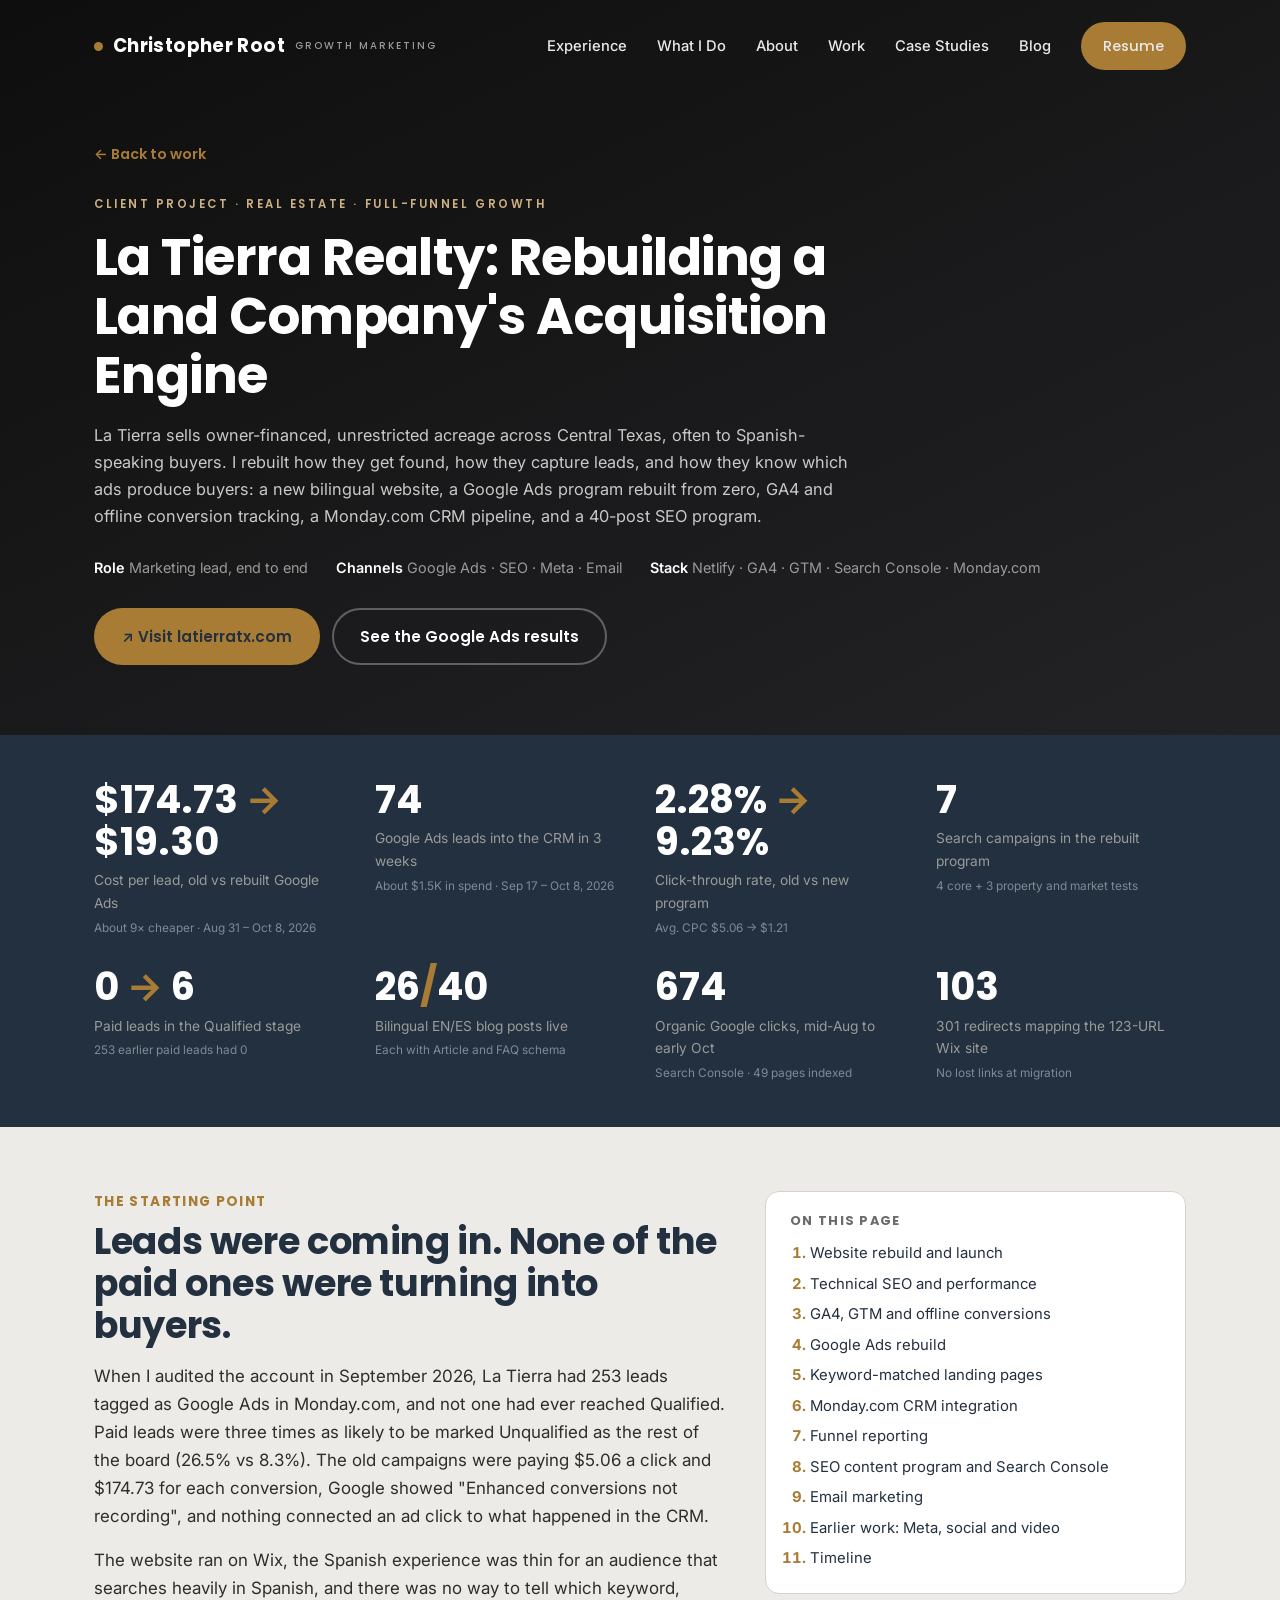
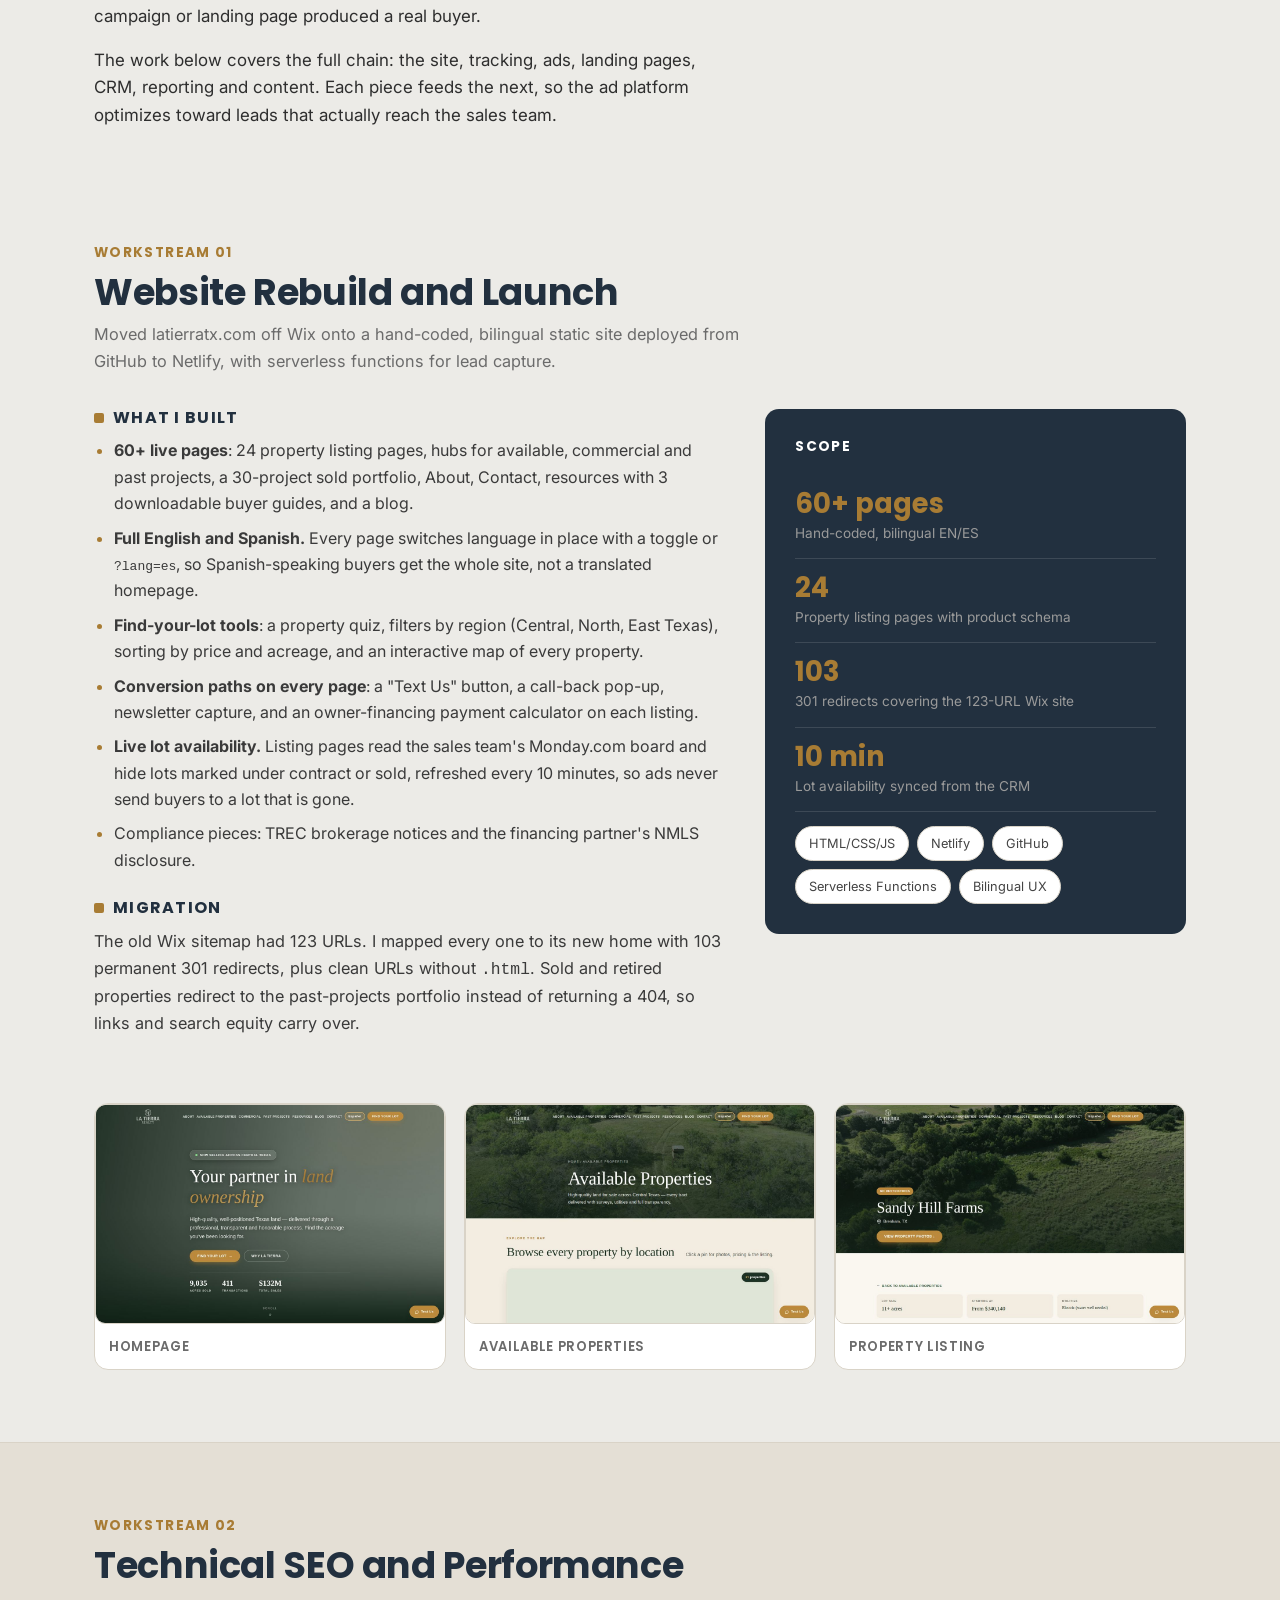
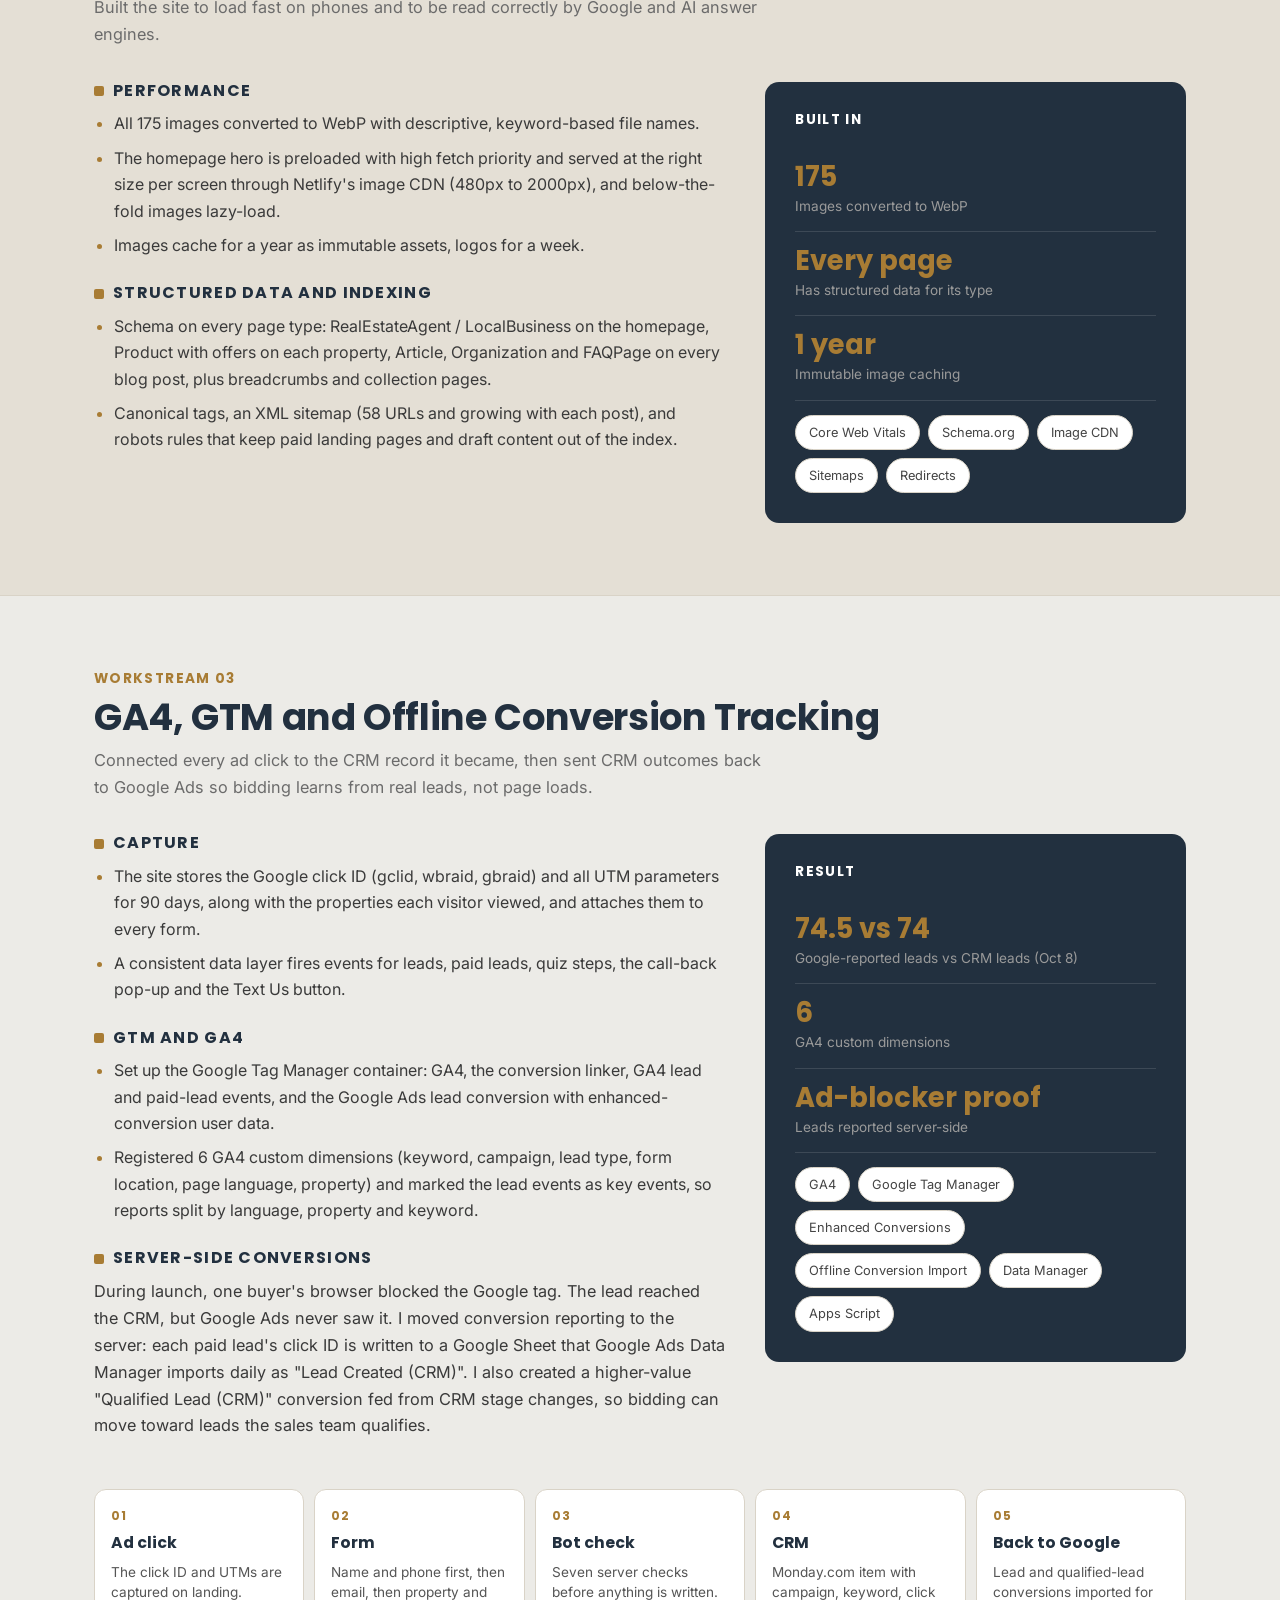
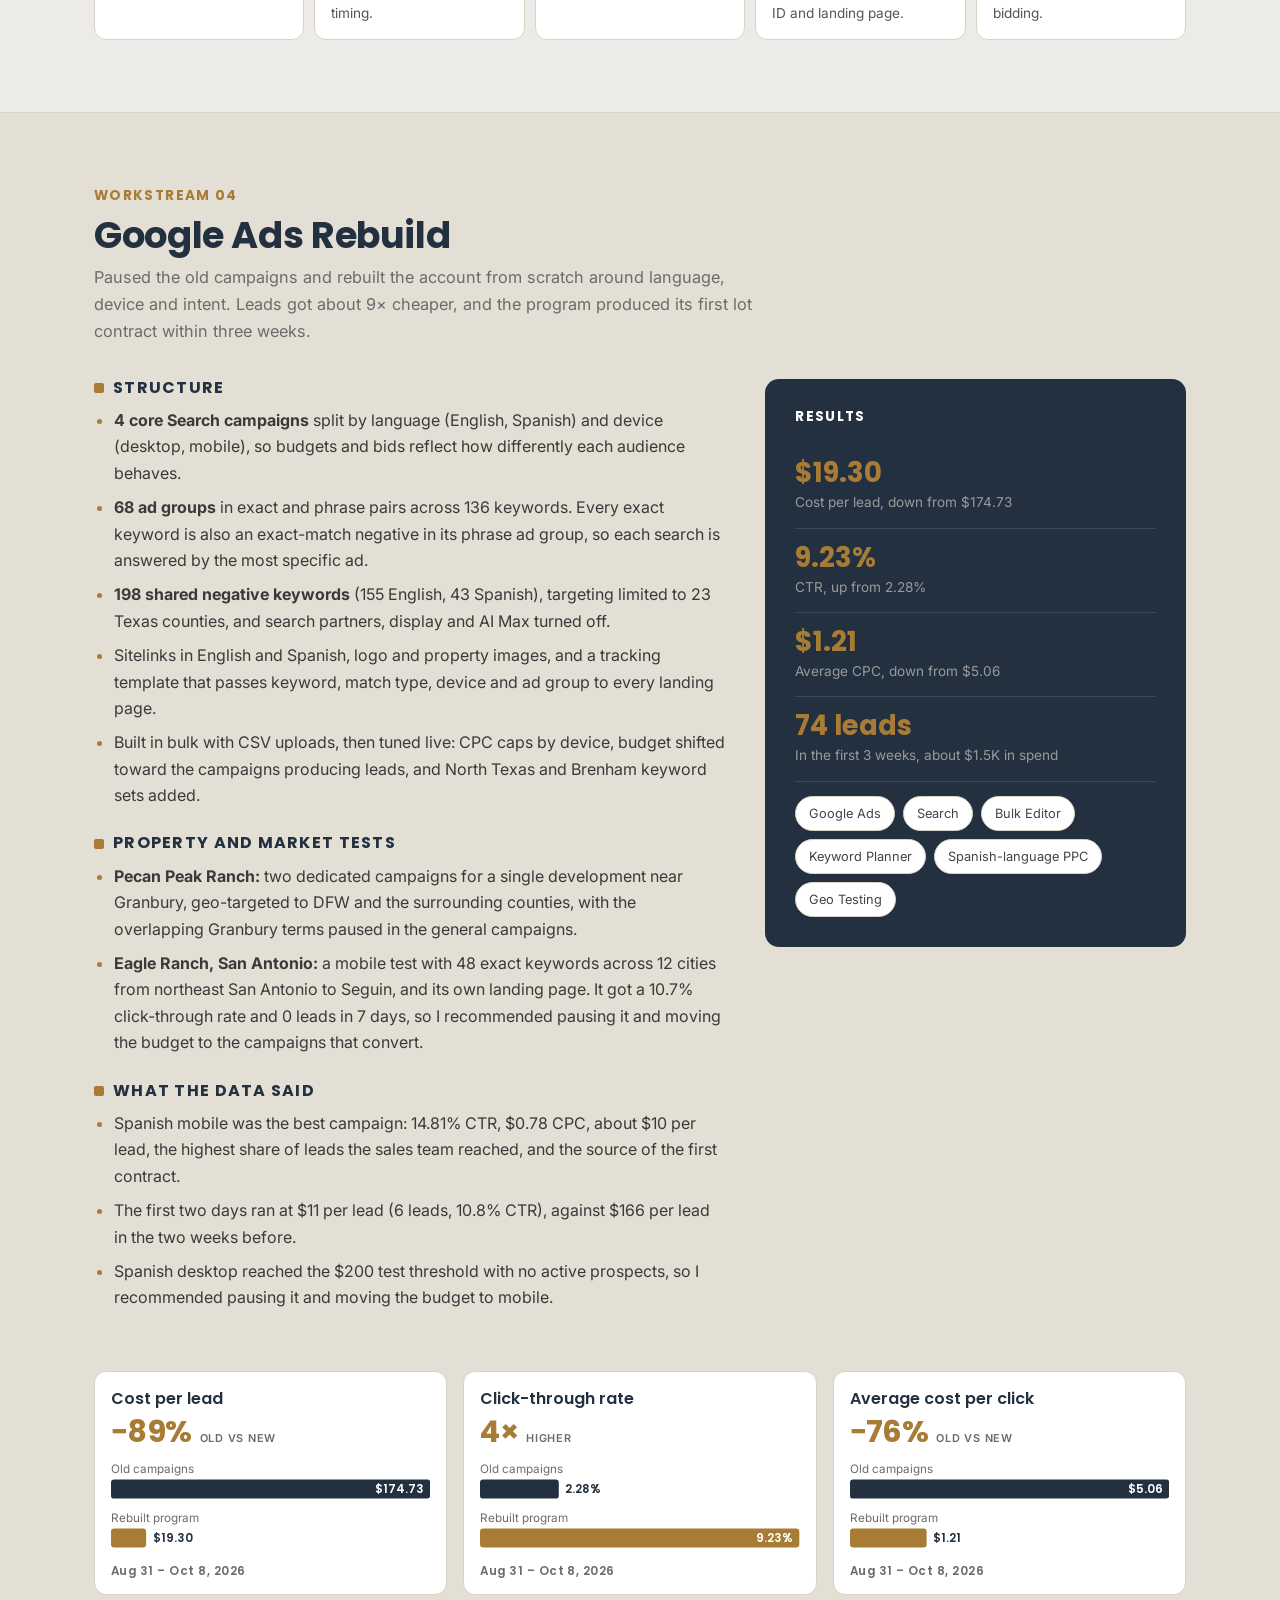
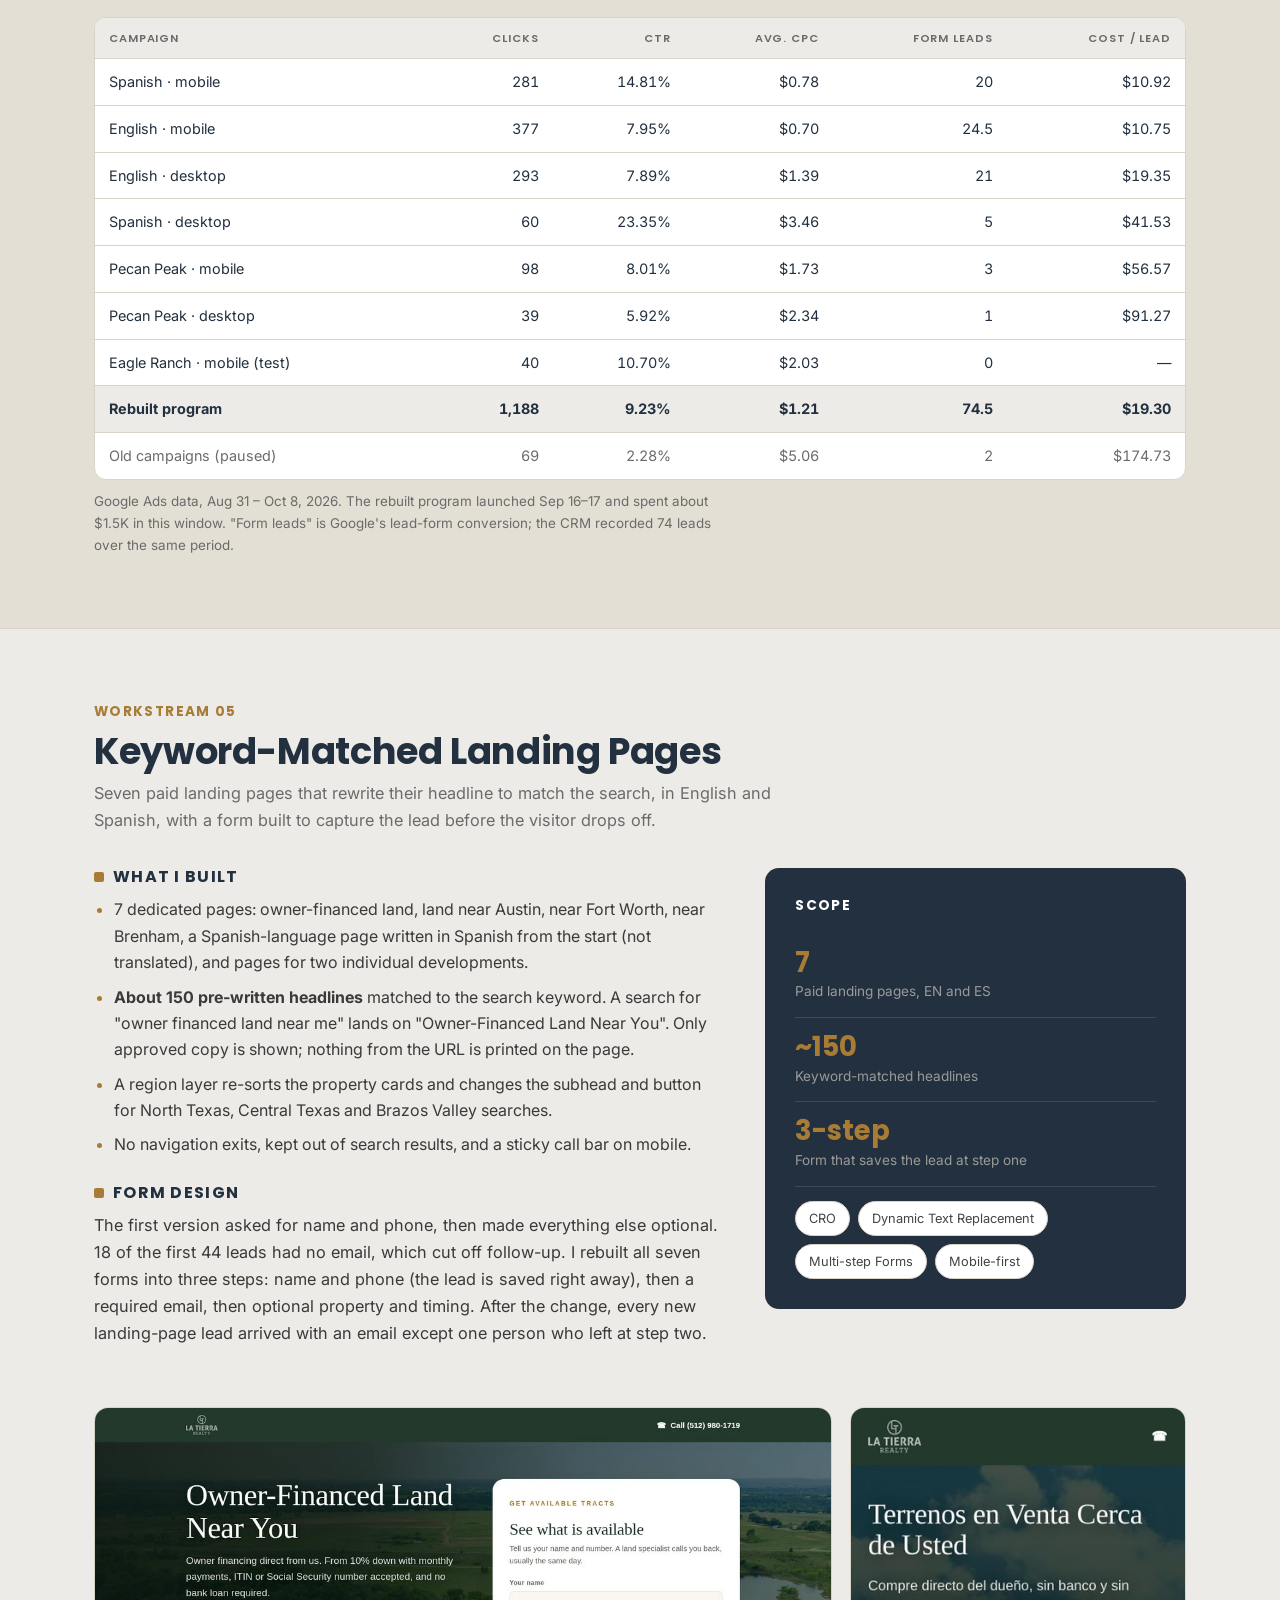
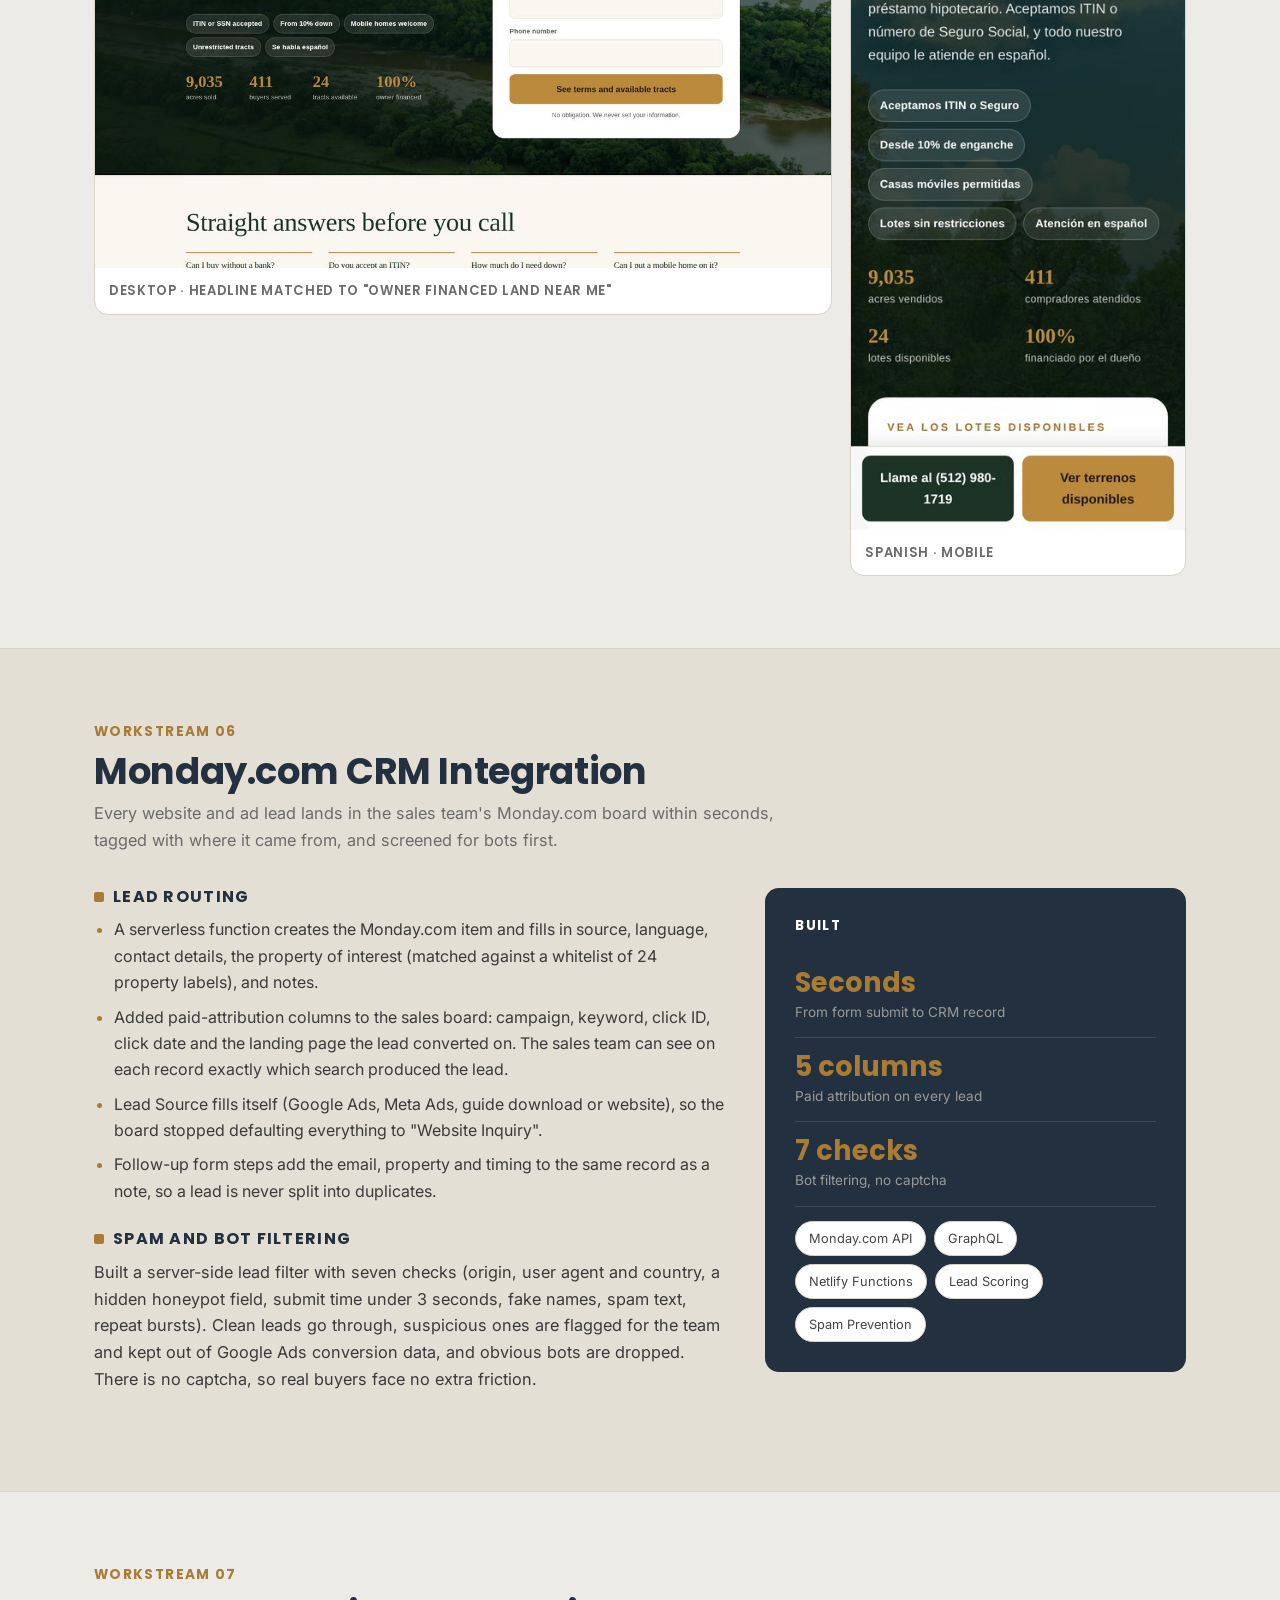
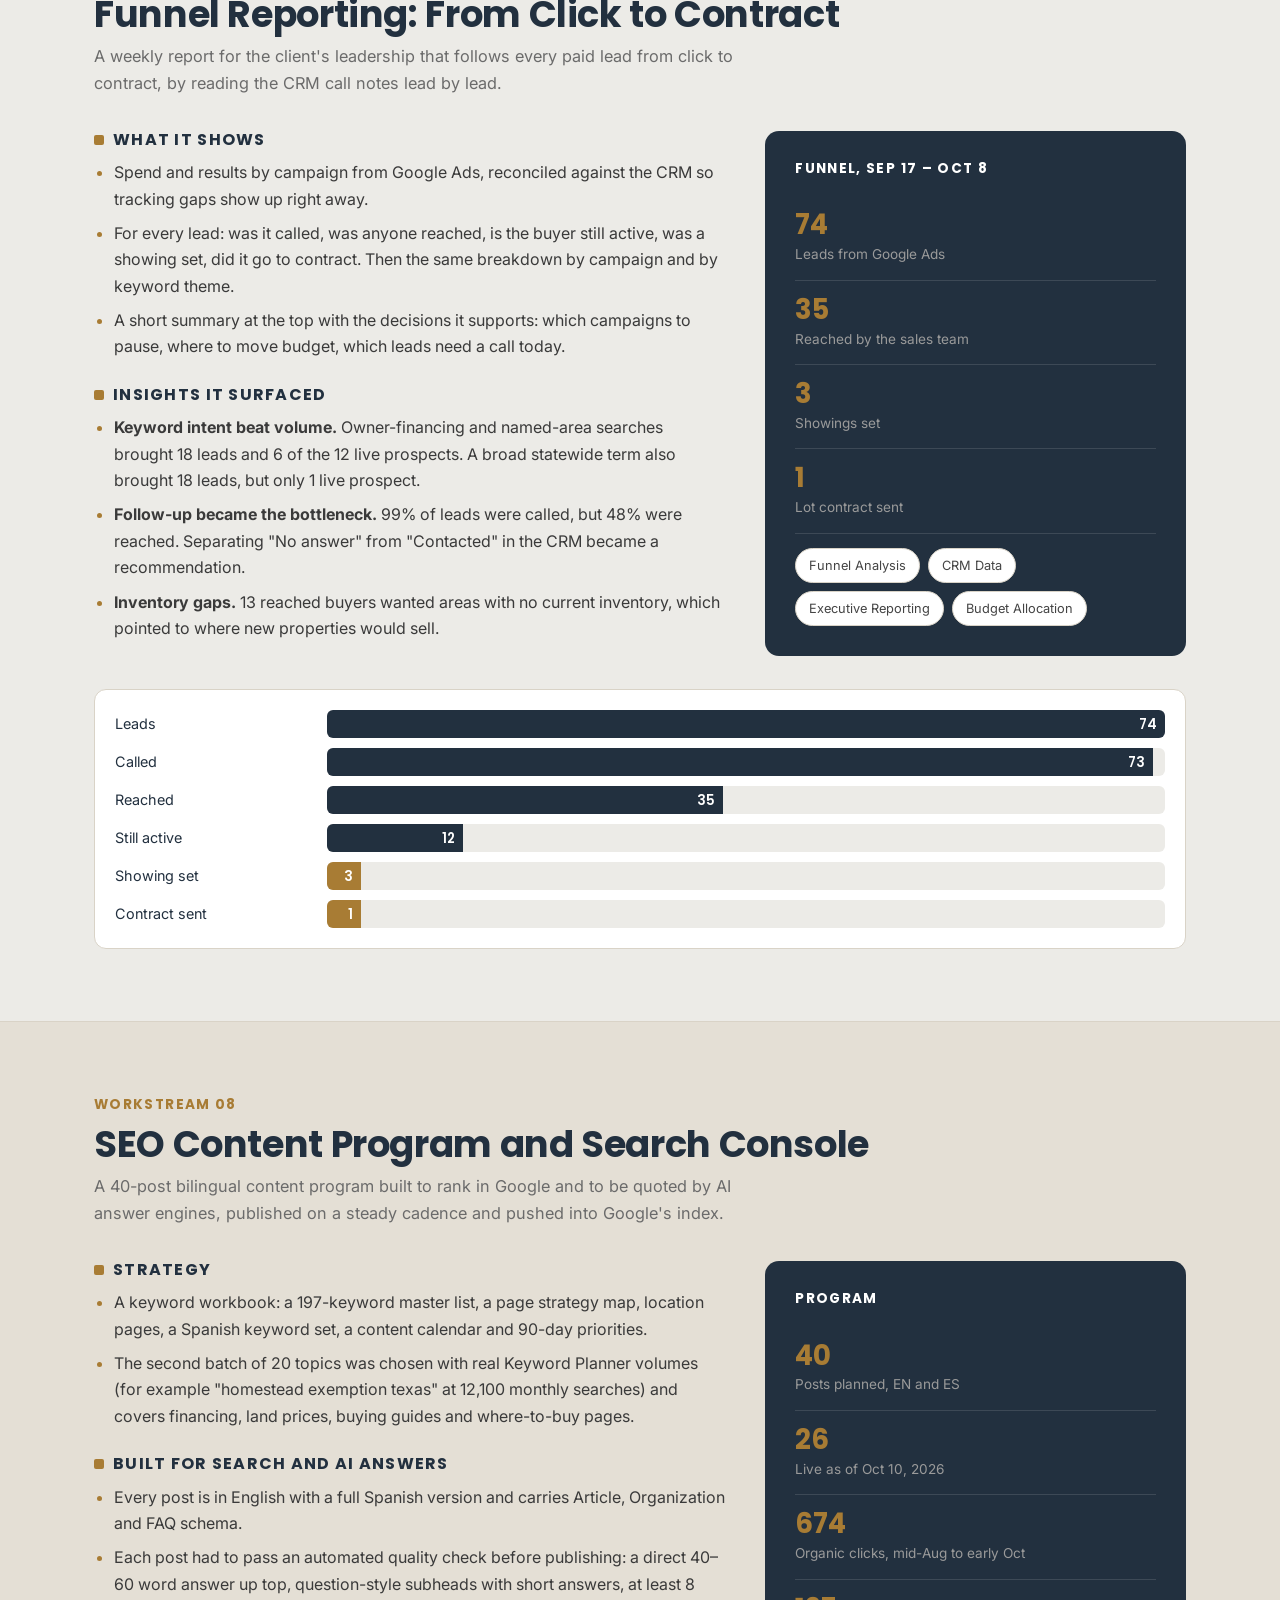
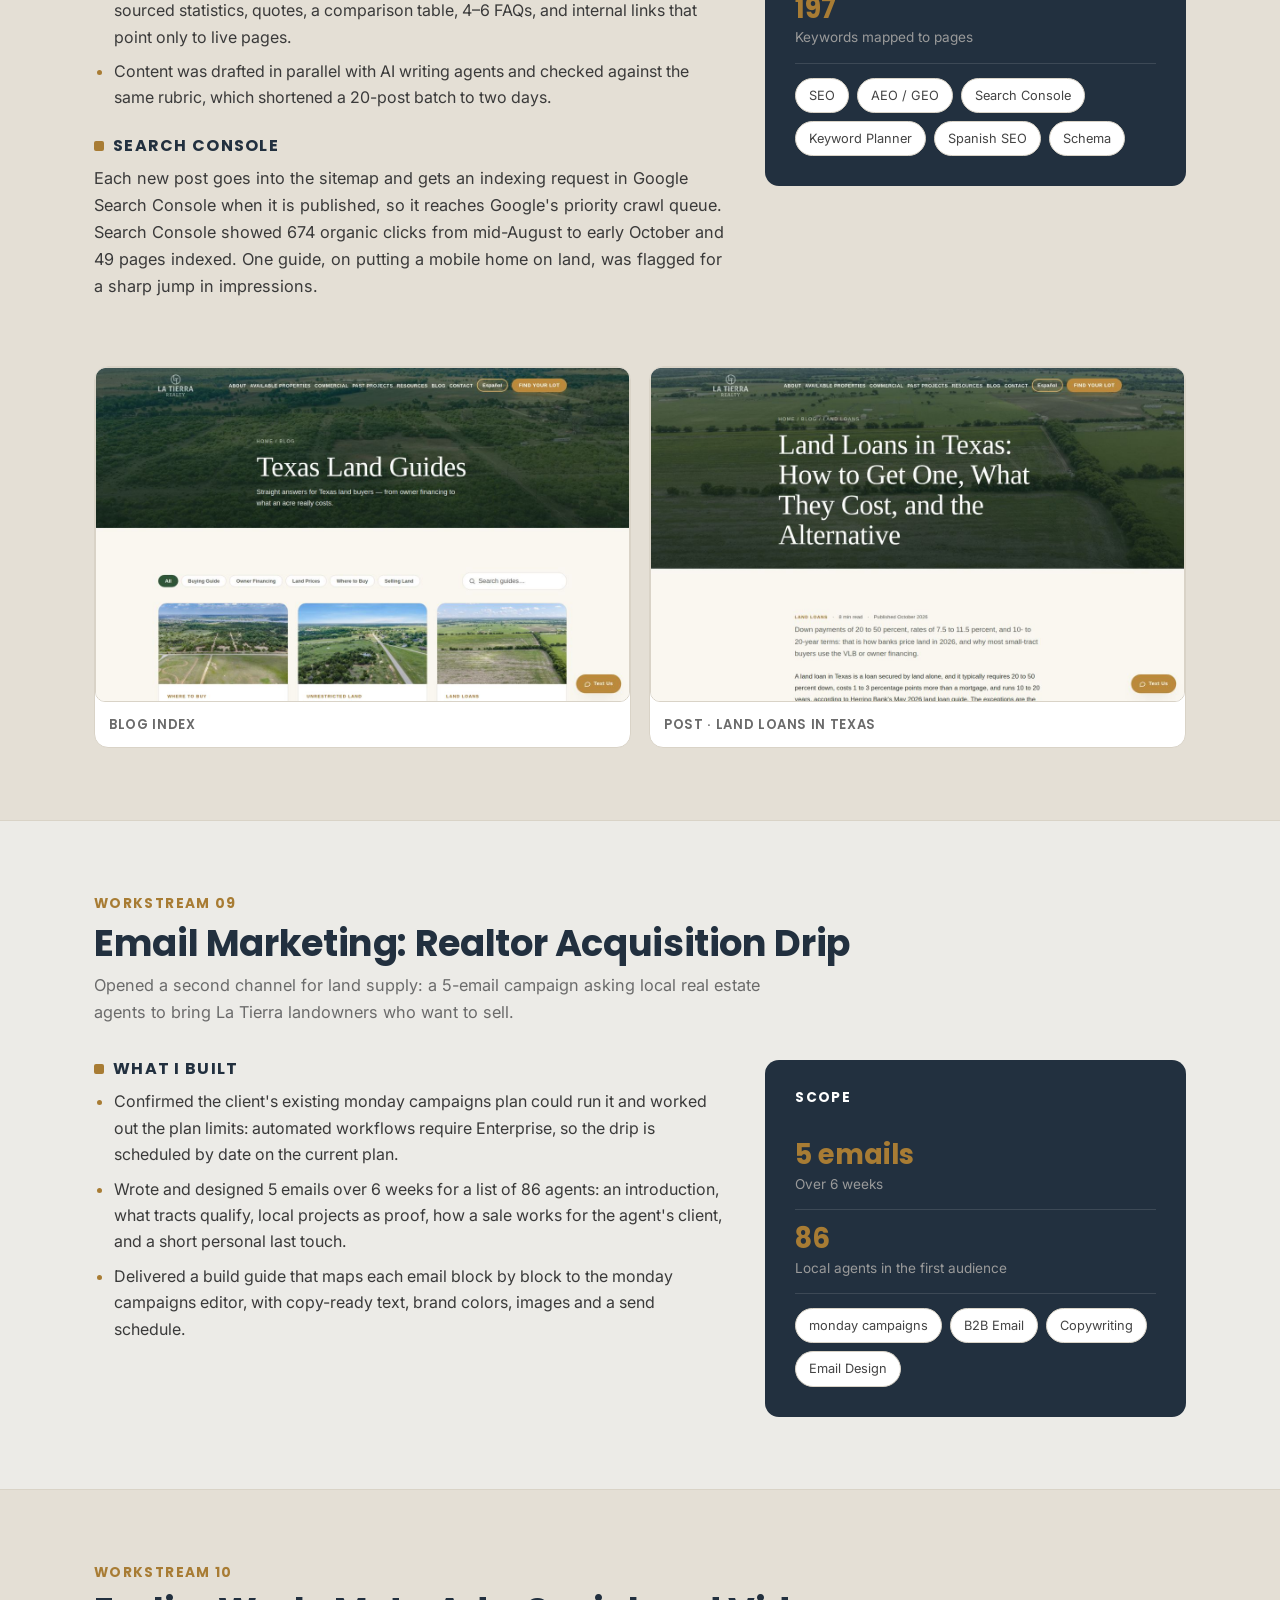
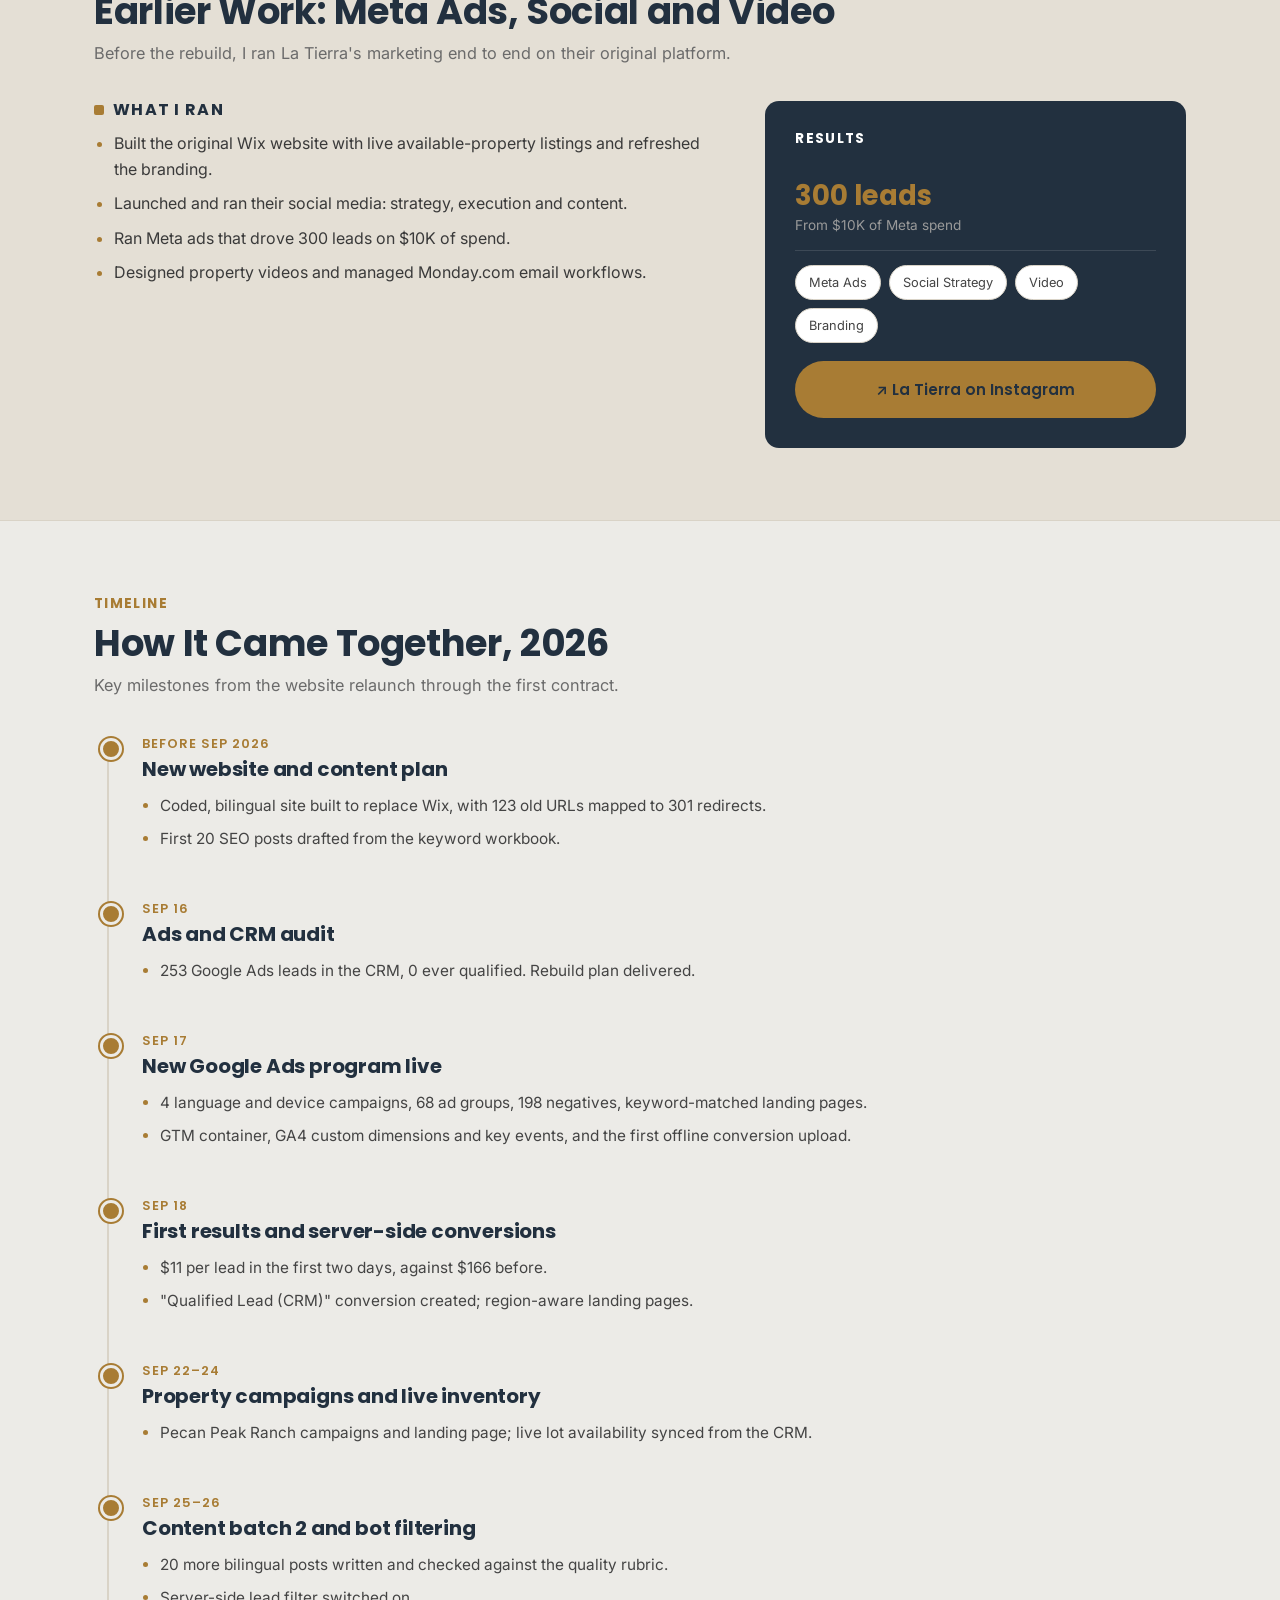
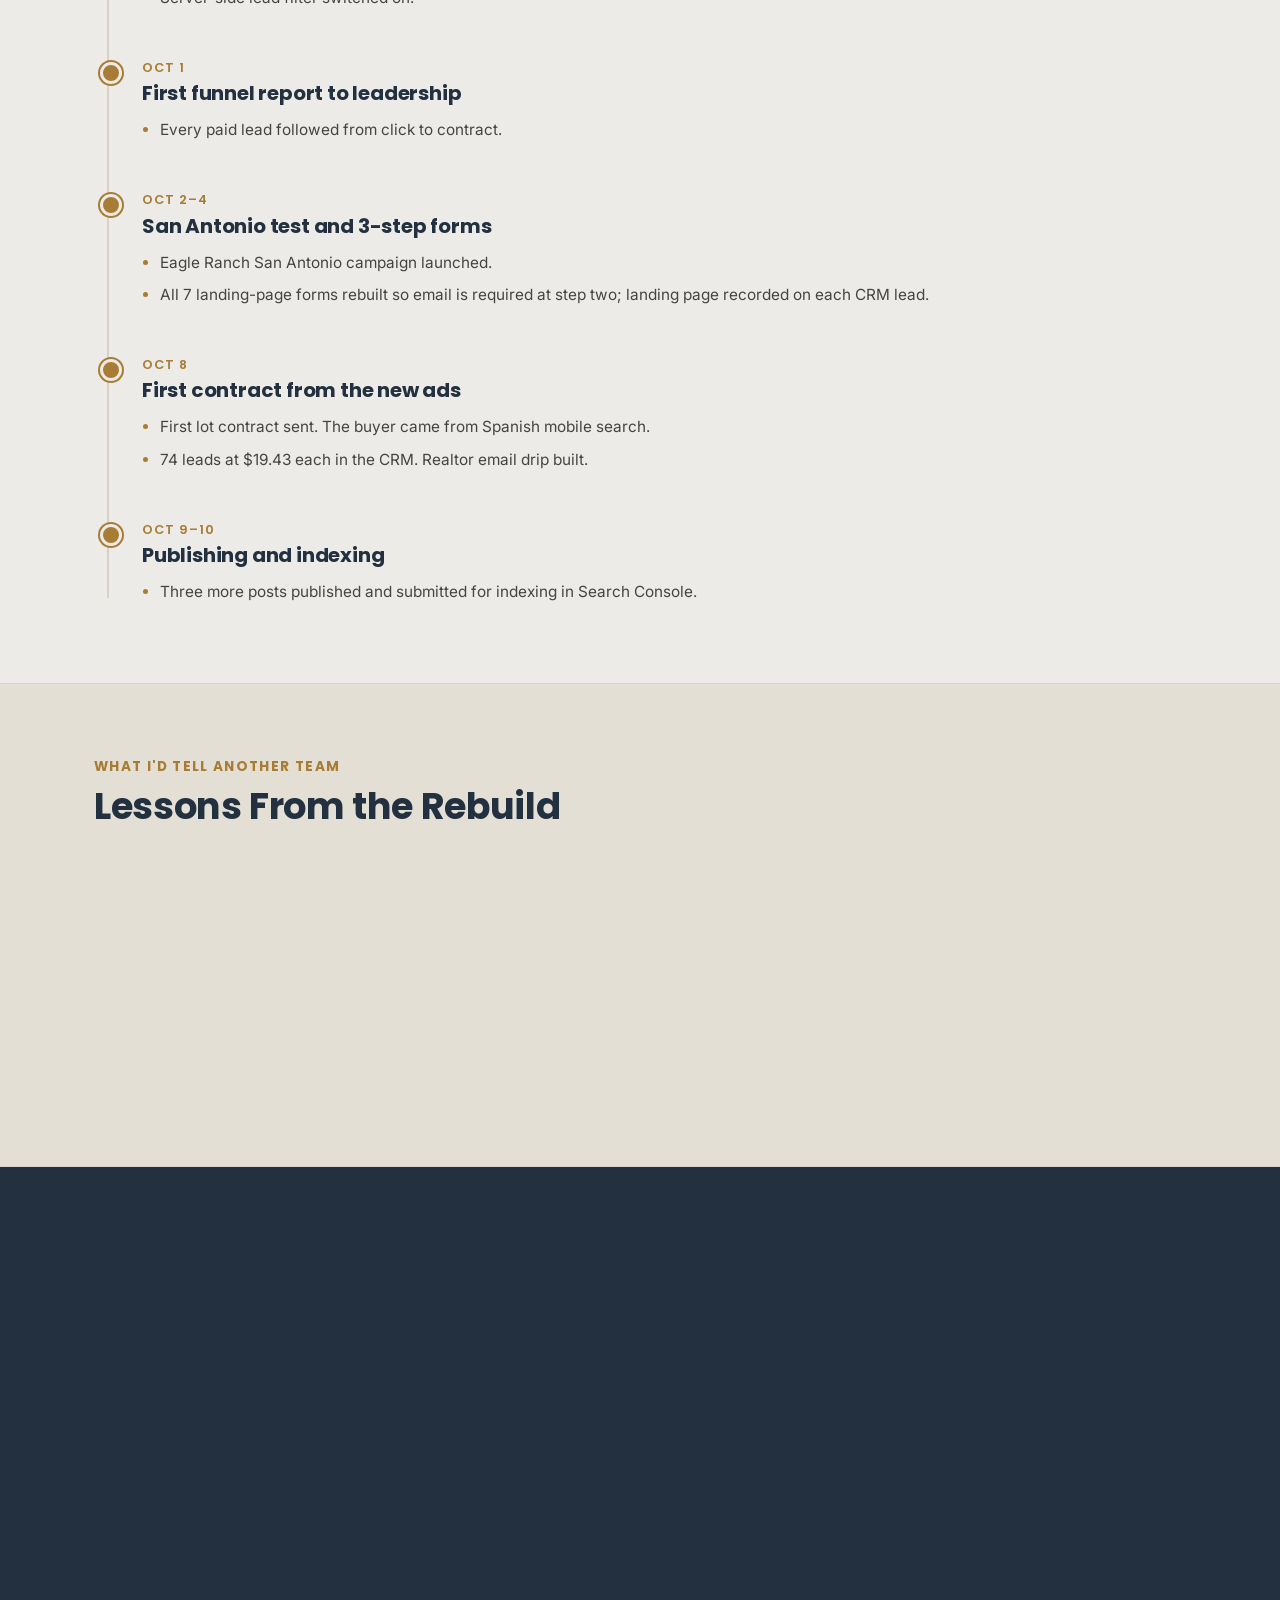
<file: la-tierra-realty.html>
<!DOCTYPE html>
<html lang="en">
<head>
<!-- Google tag (gtag.js) -->
<script async src="https://www.googletagmanager.com/gtag/js?id=G-J3HHPB8EJG"></script>
<script>
  window.dataLayer = window.dataLayer || [];
  function gtag(){dataLayer.push(arguments);}
  gtag('js', new Date());
  gtag('config', 'G-J3HHPB8EJG');
</script>
<meta charset="UTF-8">
<meta name="viewport" content="width=device-width, initial-scale=1.0">
<title>La Tierra Realty Project — Christopher Root</title>
<meta name="description" content="How Christopher Root rebuilt La Tierra Realty's acquisition engine: a bilingual website on Netlify, a Google Ads rebuild that cut cost per lead from $174.73 to $19.30, GA4 and offline conversion tracking, Monday.com CRM integration, and a 40-post SEO program.">
<link rel="canonical" href="https://christopherjroot.com/la-tierra-realty.html">
<meta property="og:type" content="article">
<meta property="og:url" content="https://christopherjroot.com/la-tierra-realty.html">
<meta property="og:title" content="La Tierra Realty: Rebuilding a Land Company's Acquisition Engine">
<meta property="og:description" content="Website rebuild, Google Ads, GA4, Search Console, Monday.com CRM and SEO for a Texas land company. Cost per lead down from $174.73 to $19.30.">
<meta property="og:image" content="https://christopherjroot.com/assets/latierra/lp-desktop.jpg">
<meta name="twitter:card" content="summary_large_image">
<link rel="preconnect" href="https://fonts.googleapis.com">
<link rel="preconnect" href="https://fonts.gstatic.com" crossorigin>
<link href="https://fonts.googleapis.com/css2?family=Inter:wght@400;500;600&family=Poppins:wght@500;600;700&display=swap" rel="stylesheet">
<link rel="stylesheet" href="css/styles.css?v=2">
<link rel="icon" href="data:image/svg+xml,<svg xmlns='http://www.w3.org/2000/svg' viewBox='0 0 32 32'><rect width='32' height='32' rx='7' fill='%2322303f'/><text x='16' y='22' font-family='Poppins,sans-serif' font-size='16' font-weight='700' fill='%23a87c34' text-anchor='middle'>CR</text></svg>">
<style>
/* Project-page additions, built on the site's existing tokens */
.proj-hero-meta { display:flex; flex-wrap:wrap; gap:10px 28px; margin-top:26px; font-size:.9rem; color:var(--muted-2); }
.proj-hero-meta b { color:#fff; font-weight:600; }
.proj-hero .btns { display:flex; flex-wrap:wrap; gap:12px; margin-top:28px; }
.kpis { background:var(--ink); color:#fff; padding:44px 0; }
.kpi-grid { display:grid; grid-template-columns:repeat(4,1fr); gap:28px 30px; }
.kpi .v { font-family:var(--ff-head); font-weight:700; font-size:clamp(1.7rem,3.4vw,2.4rem); line-height:1.1; color:#fff; font-variant-numeric:tabular-nums; }
.kpi .v span { color:var(--red); }
.kpi .l { color:var(--muted-2); font-size:.86rem; margin-top:6px; }
.kpi .s { color:#7f8a95; font-size:.74rem; margin-top:4px; }
@media (max-width:820px){ .kpi-grid{ grid-template-columns:repeat(2,1fr); } }
.overview { padding:64px 0 24px; }
.overview-grid { display:grid; grid-template-columns:1.5fr 1fr; gap:40px; align-items:start; }
.overview p { font-size:1.06rem; color:#2e2e2e; margin-bottom:16px; max-width:66ch; }
.toc { background:var(--white); border:1px solid var(--line); border-radius:var(--radius); padding:22px 24px; }
.toc h4 { font-size:.8rem; text-transform:uppercase; letter-spacing:.1em; color:var(--muted); margin-bottom:12px; }
.toc ol { margin:0 0 0 20px; display:flex; flex-direction:column; gap:6px; font-size:.93rem; }
.toc ol li::marker { color:var(--red); font-weight:700; }
.toc a:hover { color:var(--red); }
@media (max-width:920px){ .overview-grid{ grid-template-columns:1fr; } }
.data-table-wrap { overflow-x:auto; background:var(--white); border:1px solid var(--line); border-radius:12px; margin-top:22px; }
.data-table { width:100%; border-collapse:collapse; font-size:.9rem; font-variant-numeric:tabular-nums; min-width:640px; }
.data-table th, .data-table td { padding:11px 14px; border-bottom:1px solid var(--line); text-align:right; white-space:nowrap; }
.data-table th:first-child, .data-table td:first-child { text-align:left; }
.data-table th { font-family:var(--ff-head); font-size:.7rem; text-transform:uppercase; letter-spacing:.08em; color:var(--muted); background:var(--paper); font-weight:600; }
.data-table tr:last-child td { border-bottom:0; }
.data-table tr.total td { font-weight:700; background:var(--paper); }
.data-table tr.muted td { color:var(--muted); }
.table-note { font-size:.84rem; color:var(--muted); margin-top:10px; max-width:80ch; }
.cs-block .stack { display:flex; flex-wrap:wrap; gap:8px; margin-top:4px; }
.cs-block .stack span { background:var(--white); border:1px solid var(--line); border-radius:50px; padding:5px 12px; font-size:.8rem; color:#444; }
.flow { display:grid; grid-template-columns:repeat(5,1fr); gap:10px; margin-top:24px; }
.flow .step { background:var(--white); border:1px solid var(--line); border-radius:12px; padding:16px; position:relative; }
.flow .step .n { font-family:var(--ff-head); font-weight:700; font-size:.75rem; color:var(--red); letter-spacing:.08em; }
.flow .step h5 { font-family:var(--ff-head); font-size:.98rem; margin:4px 0 6px; }
.flow .step p { font-size:.85rem; color:#555; line-height:1.5; }
@media (max-width:920px){ .flow{ grid-template-columns:1fr 1fr; } }
@media (max-width:520px){ .flow{ grid-template-columns:1fr; } }
.funnel-bars { margin-top:22px; background:var(--white); border:1px solid var(--line); border-radius:12px; padding:20px; display:flex; flex-direction:column; gap:10px; }
.fb { display:grid; grid-template-columns:minmax(120px,200px) 1fr; gap:12px; align-items:center; font-size:.9rem; }
.fb .track { height:28px; background:var(--paper); border-radius:6px; overflow:hidden; }
.fb .fill { height:100%; background:var(--ink); display:flex; align-items:center; justify-content:flex-end; padding-right:8px; color:#fff; font-family:var(--ff-head); font-weight:600; font-size:.82rem; min-width:34px; }
.fb .fill.gold { background:var(--red); }
@media (max-width:520px){ .fb{ grid-template-columns:1fr; gap:4px; } }
.shot-pair { display:grid; grid-template-columns:2.2fr 1fr; gap:18px; margin-top:34px; align-items:start; }
.shot-pair figure { margin:0; background:var(--white); border:1px solid var(--line); border-radius:var(--radius); overflow:hidden; }
.shot-pair figcaption { padding:12px 14px; font-size:.82rem; color:var(--muted); font-family:var(--ff-head); font-weight:600; text-transform:uppercase; letter-spacing:.05em; }
@media (max-width:760px){ .shot-pair{ grid-template-columns:1fr; } }
.lessons { display:grid; grid-template-columns:repeat(3,1fr); gap:18px; margin-top:26px; }
.lesson { background:var(--white); border:1px solid var(--line); border-radius:var(--radius); padding:22px; }
.lesson h4 { font-size:1.02rem; margin-bottom:8px; }
.lesson p { font-size:.94rem; color:#444; }
@media (max-width:920px){ .lessons{ grid-template-columns:1fr; } }
</style>
</head>
<body>

<nav class="nav scrolled" id="nav">
  <div class="container nav-inner">
    <a href="index.html#top" class="brand"><span class="dot"></span> Christopher Root <small>Growth Marketing</small></a>
    <button class="nav-toggle" id="navToggle" aria-label="Menu"><span></span><span></span><span></span></button>
    <ul class="nav-links" id="navLinks">
      <li><a href="index.html#experience">Experience</a></li>
      <li><a href="index.html#capabilities">What I Do</a></li>
      <li><a href="index.html#about">About</a></li>
      <li><a href="index.html#work">Work</a></li>
      <li><a href="case-studies.html">Case Studies</a></li>
      <li><a href="blog.html">Blog</a></li>
      <li><a href="assets/Christopher_Root_Resume.pdf" download class="btn btn-primary">Resume</a></li>
    </ul>
  </div>
</nav>

<header class="article-hero proj-hero">
  <div class="container">
    <a href="index.html#work" class="back-link">← Back to work</a>
    <div class="eyebrow">Client Project · Real Estate · Full-Funnel Growth</div>
    <h1>La Tierra Realty: Rebuilding a Land Company's Acquisition Engine</h1>
    <p class="pmeta" style="font-size:1.02rem;max-width:760px;color:#c9c9c9;">La Tierra sells owner-financed, unrestricted acreage across Central Texas, often to Spanish-speaking buyers. I rebuilt how they get found, how they capture leads, and how they know which ads produce buyers: a new bilingual website, a Google Ads program rebuilt from zero, GA4 and offline conversion tracking, a Monday.com CRM pipeline, and a 40-post SEO program.</p>
    <div class="proj-hero-meta">
      <div><b>Role</b> Marketing lead, end to end</div>
      <div><b>Channels</b> Google Ads · SEO · Meta · Email</div>
      <div><b>Stack</b> Netlify · GA4 · GTM · Search Console · Monday.com</div>
    </div>
    <div class="btns">
      <a href="https://latierratx.com/" target="_blank" rel="noopener" class="btn btn-primary">↗ Visit latierratx.com</a>
      <a href="#ads" class="btn btn-ghost" style="border-color:rgba(255,255,255,.3);color:#fff;">See the Google Ads results</a>
    </div>
  </div>
</header>

<section class="kpis">
  <div class="container kpi-grid">
    <div class="kpi"><div class="v">$174.73 <span>→</span> $19.30</div><div class="l">Cost per lead, old vs rebuilt Google Ads</div><div class="s">About 9× cheaper · Aug 31 – Oct 8, 2026</div></div>
    <div class="kpi"><div class="v">74</div><div class="l">Google Ads leads into the CRM in 3 weeks</div><div class="s">About $1.5K in spend · Sep 17 – Oct 8, 2026</div></div>
    <div class="kpi"><div class="v">2.28% <span>→</span> 9.23%</div><div class="l">Click-through rate, old vs new program</div><div class="s">Avg. CPC $5.06 → $1.21</div></div>
    <div class="kpi"><div class="v">7</div><div class="l">Search campaigns in the rebuilt program</div><div class="s">4 core + 3 property and market tests</div></div>
    <div class="kpi"><div class="v">0 <span>→</span> 6</div><div class="l">Paid leads in the Qualified stage</div><div class="s">253 earlier paid leads had 0</div></div>
    <div class="kpi"><div class="v">26<span>/</span>40</div><div class="l">Bilingual EN/ES blog posts live</div><div class="s">Each with Article and FAQ schema</div></div>
    <div class="kpi"><div class="v">674</div><div class="l">Organic Google clicks, mid-Aug to early Oct</div><div class="s">Search Console · 49 pages indexed</div></div>
    <div class="kpi"><div class="v">103</div><div class="l">301 redirects mapping the 123-URL Wix site</div><div class="s">No lost links at migration</div></div>
  </div>
</section>

<section class="overview">
  <div class="container overview-grid">
    <div class="reveal">
      <div class="cs-num">THE STARTING POINT</div>
      <h2 style="font-size:clamp(1.6rem,3.5vw,2.3rem);margin:6px 0 16px;">Leads were coming in. None of the paid ones were turning into buyers.</h2>
      <p>When I audited the account in September 2026, La Tierra had 253 leads tagged as Google Ads in Monday.com, and not one had ever reached Qualified. Paid leads were three times as likely to be marked Unqualified as the rest of the board (26.5% vs 8.3%). The old campaigns were paying $5.06 a click and $174.73 for each conversion, Google showed "Enhanced conversions not recording", and nothing connected an ad click to what happened in the CRM.</p>
      <p>The website ran on Wix, the Spanish experience was thin for an audience that searches heavily in Spanish, and there was no way to tell which keyword, campaign or landing page produced a real buyer.</p>
      <p>The work below covers the full chain: the site, tracking, ads, landing pages, CRM, reporting and content. Each piece feeds the next, so the ad platform optimizes toward leads that actually reach the sales team.</p>
    </div>
    <aside class="toc reveal">
      <h4>On this page</h4>
      <ol>
        <li><a href="#website">Website rebuild and launch</a></li>
        <li><a href="#tech-seo">Technical SEO and performance</a></li>
        <li><a href="#tracking">GA4, GTM and offline conversions</a></li>
        <li><a href="#ads">Google Ads rebuild</a></li>
        <li><a href="#landing-pages">Keyword-matched landing pages</a></li>
        <li><a href="#crm">Monday.com CRM integration</a></li>
        <li><a href="#reporting">Funnel reporting</a></li>
        <li><a href="#seo">SEO content program and Search Console</a></li>
        <li><a href="#email">Email marketing</a></li>
        <li><a href="#social">Earlier work: Meta, social and video</a></li>
        <li><a href="#timeline">Timeline</a></li>
      </ol>
    </aside>
  </div>
</section>

<!-- ===== 01 WEBSITE ===== -->
<section class="cs-section" id="website">
  <div class="container">
    <div class="reveal">
      <div class="cs-num">WORKSTREAM 01</div>
      <h2>Website Rebuild and Launch</h2>
      <p class="sub">Moved latierratx.com off Wix onto a hand-coded, bilingual static site deployed from GitHub to Netlify, with serverless functions for lead capture.</p>
    </div>
    <div class="cs-cols">
      <div class="reveal">
        <div class="cs-block">
          <h3>What I Built</h3>
          <ul>
            <li><strong>60+ live pages</strong>: 24 property listing pages, hubs for available, commercial and past projects, a 30-project sold portfolio, About, Contact, resources with 3 downloadable buyer guides, and a blog.</li>
            <li><strong>Full English and Spanish.</strong> Every page switches language in place with a toggle or <code>?lang=es</code>, so Spanish-speaking buyers get the whole site, not a translated homepage.</li>
            <li><strong>Find-your-lot tools</strong>: a property quiz, filters by region (Central, North, East Texas), sorting by price and acreage, and an interactive map of every property.</li>
            <li><strong>Conversion paths on every page</strong>: a "Text Us" button, a call-back pop-up, newsletter capture, and an owner-financing payment calculator on each listing.</li>
            <li><strong>Live lot availability.</strong> Listing pages read the sales team's Monday.com board and hide lots marked under contract or sold, refreshed every 10 minutes, so ads never send buyers to a lot that is gone.</li>
            <li>Compliance pieces: TREC brokerage notices and the financing partner's NMLS disclosure.</li>
          </ul>
        </div>
        <div class="cs-block">
          <h3>Migration</h3>
          <p>The old Wix sitemap had 123 URLs. I mapped every one to its new home with 103 permanent 301 redirects, plus clean URLs without <code>.html</code>. Sold and retired properties redirect to the past-projects portfolio instead of returning a 404, so links and search equity carry over.</p>
        </div>
      </div>
      <aside class="cs-results reveal">
        <h4>Scope</h4>
        <div class="r"><div class="big">60+ pages</div><div class="lbl">Hand-coded, bilingual EN/ES</div></div>
        <div class="r"><div class="big">24</div><div class="lbl">Property listing pages with product schema</div></div>
        <div class="r"><div class="big">103</div><div class="lbl">301 redirects covering the 123-URL Wix site</div></div>
        <div class="r"><div class="big">10 min</div><div class="lbl">Lot availability synced from the CRM</div></div>
        <div class="cs-tags"><span>HTML/CSS/JS</span><span>Netlify</span><span>GitHub</span><span>Serverless Functions</span><span>Bilingual UX</span></div>
      </aside>
    </div>
    <div class="cs-gallery reveal">
      <figure><a href="assets/latierra/site-home.jpg" target="_blank" rel="noopener"><img src="assets/latierra/site-home.jpg" alt="La Tierra Realty homepage hero with stats and Find Your Lot button" loading="lazy"></a><figcaption>Homepage</figcaption></figure>
      <figure><a href="assets/latierra/site-properties.jpg" target="_blank" rel="noopener"><img src="assets/latierra/site-properties.jpg" alt="Available properties page with a map of every property" loading="lazy"></a><figcaption>Available properties</figcaption></figure>
      <figure><a href="assets/latierra/site-property.jpg" target="_blank" rel="noopener"><img src="assets/latierra/site-property.jpg" alt="Sandy Hill Farms listing page in Brenham, Texas" loading="lazy"></a><figcaption>Property listing</figcaption></figure>
    </div>
  </div>
</section>

<!-- ===== 02 TECH SEO ===== -->
<section class="cs-section" id="tech-seo">
  <div class="container">
    <div class="reveal">
      <div class="cs-num">WORKSTREAM 02</div>
      <h2>Technical SEO and Performance</h2>
      <p class="sub">Built the site to load fast on phones and to be read correctly by Google and AI answer engines.</p>
    </div>
    <div class="cs-cols">
      <div class="reveal">
        <div class="cs-block">
          <h3>Performance</h3>
          <ul>
            <li>All 175 images converted to WebP with descriptive, keyword-based file names.</li>
            <li>The homepage hero is preloaded with high fetch priority and served at the right size per screen through Netlify's image CDN (480px to 2000px), and below-the-fold images lazy-load.</li>
            <li>Images cache for a year as immutable assets, logos for a week.</li>
          </ul>
        </div>
        <div class="cs-block">
          <h3>Structured Data and Indexing</h3>
          <ul>
            <li>Schema on every page type: RealEstateAgent / LocalBusiness on the homepage, Product with offers on each property, Article, Organization and FAQPage on every blog post, plus breadcrumbs and collection pages.</li>
            <li>Canonical tags, an XML sitemap (58 URLs and growing with each post), and robots rules that keep paid landing pages and draft content out of the index.</li>
          </ul>
        </div>
      </div>
      <aside class="cs-results reveal">
        <h4>Built In</h4>
        <div class="r"><div class="big">175</div><div class="lbl">Images converted to WebP</div></div>
        <div class="r"><div class="big">Every page</div><div class="lbl">Has structured data for its type</div></div>
        <div class="r"><div class="big">1 year</div><div class="lbl">Immutable image caching</div></div>
        <div class="cs-tags"><span>Core Web Vitals</span><span>Schema.org</span><span>Image CDN</span><span>Sitemaps</span><span>Redirects</span></div>
      </aside>
    </div>
  </div>
</section>

<!-- ===== 03 TRACKING ===== -->
<section class="cs-section" id="tracking">
  <div class="container">
    <div class="reveal">
      <div class="cs-num">WORKSTREAM 03</div>
      <h2>GA4, GTM and Offline Conversion Tracking</h2>
      <p class="sub">Connected every ad click to the CRM record it became, then sent CRM outcomes back to Google Ads so bidding learns from real leads, not page loads.</p>
    </div>
    <div class="cs-cols">
      <div class="reveal">
        <div class="cs-block">
          <h3>Capture</h3>
          <ul>
            <li>The site stores the Google click ID (gclid, wbraid, gbraid) and all UTM parameters for 90 days, along with the properties each visitor viewed, and attaches them to every form.</li>
            <li>A consistent data layer fires events for leads, paid leads, quiz steps, the call-back pop-up and the Text Us button.</li>
          </ul>
        </div>
        <div class="cs-block">
          <h3>GTM and GA4</h3>
          <ul>
            <li>Set up the Google Tag Manager container: GA4, the conversion linker, GA4 lead and paid-lead events, and the Google Ads lead conversion with enhanced-conversion user data.</li>
            <li>Registered 6 GA4 custom dimensions (keyword, campaign, lead type, form location, page language, property) and marked the lead events as key events, so reports split by language, property and keyword.</li>
          </ul>
        </div>
        <div class="cs-block">
          <h3>Server-Side Conversions</h3>
          <p>During launch, one buyer's browser blocked the Google tag. The lead reached the CRM, but Google Ads never saw it. I moved conversion reporting to the server: each paid lead's click ID is written to a Google Sheet that Google Ads Data Manager imports daily as "Lead Created (CRM)". I also created a higher-value "Qualified Lead (CRM)" conversion fed from CRM stage changes, so bidding can move toward leads the sales team qualifies.</p>
        </div>
      </div>
      <aside class="cs-results reveal">
        <h4>Result</h4>
        <div class="r"><div class="big">74.5 vs 74</div><div class="lbl">Google-reported leads vs CRM leads (Oct 8)</div></div>
        <div class="r"><div class="big">6</div><div class="lbl">GA4 custom dimensions</div></div>
        <div class="r"><div class="big">Ad-blocker proof</div><div class="lbl">Leads reported server-side</div></div>
        <div class="cs-tags"><span>GA4</span><span>Google Tag Manager</span><span>Enhanced Conversions</span><span>Offline Conversion Import</span><span>Data Manager</span><span>Apps Script</span></div>
      </aside>
    </div>
    <div class="flow reveal">
      <div class="step"><div class="n">01</div><h5>Ad click</h5><p>The click ID and UTMs are captured on landing.</p></div>
      <div class="step"><div class="n">02</div><h5>Form</h5><p>Name and phone first, then email, then property and timing.</p></div>
      <div class="step"><div class="n">03</div><h5>Bot check</h5><p>Seven server checks before anything is written.</p></div>
      <div class="step"><div class="n">04</div><h5>CRM</h5><p>Monday.com item with campaign, keyword, click ID and landing page.</p></div>
      <div class="step"><div class="n">05</div><h5>Back to Google</h5><p>Lead and qualified-lead conversions imported for bidding.</p></div>
    </div>
  </div>
</section>

<!-- ===== 04 GOOGLE ADS ===== -->
<section class="cs-section" id="ads">
  <div class="container">
    <div class="reveal">
      <div class="cs-num">WORKSTREAM 04</div>
      <h2>Google Ads Rebuild</h2>
      <p class="sub">Paused the old campaigns and rebuilt the account from scratch around language, device and intent. Leads got about 9× cheaper, and the program produced its first lot contract within three weeks.</p>
    </div>
    <div class="cs-cols">
      <div class="reveal">
        <div class="cs-block">
          <h3>Structure</h3>
          <ul>
            <li><strong>4 core Search campaigns</strong> split by language (English, Spanish) and device (desktop, mobile), so budgets and bids reflect how differently each audience behaves.</li>
            <li><strong>68 ad groups</strong> in exact and phrase pairs across 136 keywords. Every exact keyword is also an exact-match negative in its phrase ad group, so each search is answered by the most specific ad.</li>
            <li><strong>198 shared negative keywords</strong> (155 English, 43 Spanish), targeting limited to 23 Texas counties, and search partners, display and AI Max turned off.</li>
            <li>Sitelinks in English and Spanish, logo and property images, and a tracking template that passes keyword, match type, device and ad group to every landing page.</li>
            <li>Built in bulk with CSV uploads, then tuned live: CPC caps by device, budget shifted toward the campaigns producing leads, and North Texas and Brenham keyword sets added.</li>
          </ul>
        </div>
        <div class="cs-block">
          <h3>Property and Market Tests</h3>
          <ul>
            <li><strong>Pecan Peak Ranch:</strong> two dedicated campaigns for a single development near Granbury, geo-targeted to DFW and the surrounding counties, with the overlapping Granbury terms paused in the general campaigns.</li>
            <li><strong>Eagle Ranch, San Antonio:</strong> a mobile test with 48 exact keywords across 12 cities from northeast San Antonio to Seguin, and its own landing page. It got a 10.7% click-through rate and 0 leads in 7 days, so I recommended pausing it and moving the budget to the campaigns that convert.</li>
          </ul>
        </div>
        <div class="cs-block">
          <h3>What the Data Said</h3>
          <ul>
            <li>Spanish mobile was the best campaign: 14.81% CTR, $0.78 CPC, about $10 per lead, the highest share of leads the sales team reached, and the source of the first contract.</li>
            <li>The first two days ran at $11 per lead (6 leads, 10.8% CTR), against $166 per lead in the two weeks before.</li>
            <li>Spanish desktop reached the $200 test threshold with no active prospects, so I recommended pausing it and moving the budget to mobile.</li>
          </ul>
        </div>
      </div>
      <aside class="cs-results reveal">
        <h4>Results</h4>
        <div class="r"><div class="big">$19.30</div><div class="lbl">Cost per lead, down from $174.73</div></div>
        <div class="r"><div class="big">9.23%</div><div class="lbl">CTR, up from 2.28%</div></div>
        <div class="r"><div class="big">$1.21</div><div class="lbl">Average CPC, down from $5.06</div></div>
        <div class="r"><div class="big">74 leads</div><div class="lbl">In the first 3 weeks, about $1.5K in spend</div></div>
        <div class="cs-tags"><span>Google Ads</span><span>Search</span><span>Bulk Editor</span><span>Keyword Planner</span><span>Spanish-language PPC</span><span>Geo Testing</span></div>
      </aside>
    </div>

    <div class="cs-charts reveal" style="margin-top:34px;">
      <div class="cs-chart">
        <h5>Cost per lead</h5>
        <div class="cs-chart-delta"><span class="d">−89%</span><span class="dl">old vs new</span></div>
        <svg viewBox="0 0 300 92" role="img" aria-label="Cost per lead: old campaigns $174.73, new program $19.30">
          <text x="0" y="16" font-size="11" fill="#6b6b6b" font-family="Inter,sans-serif">Old campaigns</text>
          <rect x="0" y="22" width="300" height="18" rx="3" fill="#22303f"/><text x="294" y="35" font-size="11" fill="#ffffff" text-anchor="end" font-family="Poppins,sans-serif" font-weight="600">$174.73</text>
          <text x="0" y="62" font-size="11" fill="#6b6b6b" font-family="Inter,sans-serif">Rebuilt program</text>
          <rect x="0" y="68" width="33" height="18" rx="3" fill="#a87c34"/><text x="39" y="81" font-size="11" fill="#22303f" font-family="Poppins,sans-serif" font-weight="600">$19.30</text>
        </svg>
        <div class="ck">Aug 31 – Oct 8, 2026</div>
      </div>
      <div class="cs-chart">
        <h5>Click-through rate</h5>
        <div class="cs-chart-delta"><span class="d">4×</span><span class="dl">higher</span></div>
        <svg viewBox="0 0 300 92" role="img" aria-label="CTR: old campaigns 2.28%, new program 9.23%">
          <text x="0" y="16" font-size="11" fill="#6b6b6b" font-family="Inter,sans-serif">Old campaigns</text>
          <rect x="0" y="22" width="74" height="18" rx="3" fill="#22303f"/><text x="80" y="35" font-size="11" fill="#22303f" font-family="Poppins,sans-serif" font-weight="600">2.28%</text>
          <text x="0" y="62" font-size="11" fill="#6b6b6b" font-family="Inter,sans-serif">Rebuilt program</text>
          <rect x="0" y="68" width="300" height="18" rx="3" fill="#a87c34"/><text x="294" y="81" font-size="11" fill="#ffffff" text-anchor="end" font-family="Poppins,sans-serif" font-weight="600">9.23%</text>
        </svg>
        <div class="ck">Aug 31 – Oct 8, 2026</div>
      </div>
      <div class="cs-chart">
        <h5>Average cost per click</h5>
        <div class="cs-chart-delta"><span class="d">−76%</span><span class="dl">old vs new</span></div>
        <svg viewBox="0 0 300 92" role="img" aria-label="Average CPC: old campaigns $5.06, new program $1.21">
          <text x="0" y="16" font-size="11" fill="#6b6b6b" font-family="Inter,sans-serif">Old campaigns</text>
          <rect x="0" y="22" width="300" height="18" rx="3" fill="#22303f"/><text x="294" y="35" font-size="11" fill="#ffffff" text-anchor="end" font-family="Poppins,sans-serif" font-weight="600">$5.06</text>
          <text x="0" y="62" font-size="11" fill="#6b6b6b" font-family="Inter,sans-serif">Rebuilt program</text>
          <rect x="0" y="68" width="72" height="18" rx="3" fill="#a87c34"/><text x="78" y="81" font-size="11" fill="#22303f" font-family="Poppins,sans-serif" font-weight="600">$1.21</text>
        </svg>
        <div class="ck">Aug 31 – Oct 8, 2026</div>
      </div>
    </div>

    <div class="data-table-wrap reveal">
      <table class="data-table">
        <thead><tr><th>Campaign</th><th>Clicks</th><th>CTR</th><th>Avg. CPC</th><th>Form leads</th><th>Cost / lead</th></tr></thead>
        <tbody>
          <tr><td>Spanish · mobile</td><td>281</td><td>14.81%</td><td>$0.78</td><td>20</td><td>$10.92</td></tr>
          <tr><td>English · mobile</td><td>377</td><td>7.95%</td><td>$0.70</td><td>24.5</td><td>$10.75</td></tr>
          <tr><td>English · desktop</td><td>293</td><td>7.89%</td><td>$1.39</td><td>21</td><td>$19.35</td></tr>
          <tr><td>Spanish · desktop</td><td>60</td><td>23.35%</td><td>$3.46</td><td>5</td><td>$41.53</td></tr>
          <tr><td>Pecan Peak · mobile</td><td>98</td><td>8.01%</td><td>$1.73</td><td>3</td><td>$56.57</td></tr>
          <tr><td>Pecan Peak · desktop</td><td>39</td><td>5.92%</td><td>$2.34</td><td>1</td><td>$91.27</td></tr>
          <tr><td>Eagle Ranch · mobile (test)</td><td>40</td><td>10.70%</td><td>$2.03</td><td>0</td><td>—</td></tr>
          <tr class="total"><td>Rebuilt program</td><td>1,188</td><td>9.23%</td><td>$1.21</td><td>74.5</td><td>$19.30</td></tr>
          <tr class="muted"><td>Old campaigns (paused)</td><td>69</td><td>2.28%</td><td>$5.06</td><td>2</td><td>$174.73</td></tr>
        </tbody>
      </table>
    </div>
    <p class="table-note reveal">Google Ads data, Aug 31 – Oct 8, 2026. The rebuilt program launched Sep 16–17 and spent about $1.5K in this window. "Form leads" is Google's lead-form conversion; the CRM recorded 74 leads over the same period.</p>
  </div>
</section>

<!-- ===== 05 LANDING PAGES ===== -->
<section class="cs-section" id="landing-pages">
  <div class="container">
    <div class="reveal">
      <div class="cs-num">WORKSTREAM 05</div>
      <h2>Keyword-Matched Landing Pages</h2>
      <p class="sub">Seven paid landing pages that rewrite their headline to match the search, in English and Spanish, with a form built to capture the lead before the visitor drops off.</p>
    </div>
    <div class="cs-cols">
      <div class="reveal">
        <div class="cs-block">
          <h3>What I Built</h3>
          <ul>
            <li>7 dedicated pages: owner-financed land, land near Austin, near Fort Worth, near Brenham, a Spanish-language page written in Spanish from the start (not translated), and pages for two individual developments.</li>
            <li><strong>About 150 pre-written headlines</strong> matched to the search keyword. A search for "owner financed land near me" lands on "Owner-Financed Land Near You". Only approved copy is shown; nothing from the URL is printed on the page.</li>
            <li>A region layer re-sorts the property cards and changes the subhead and button for North Texas, Central Texas and Brazos Valley searches.</li>
            <li>No navigation exits, kept out of search results, and a sticky call bar on mobile.</li>
          </ul>
        </div>
        <div class="cs-block">
          <h3>Form Design</h3>
          <p>The first version asked for name and phone, then made everything else optional. 18 of the first 44 leads had no email, which cut off follow-up. I rebuilt all seven forms into three steps: name and phone (the lead is saved right away), then a required email, then optional property and timing. After the change, every new landing-page lead arrived with an email except one person who left at step two.</p>
        </div>
      </div>
      <aside class="cs-results reveal">
        <h4>Scope</h4>
        <div class="r"><div class="big">7</div><div class="lbl">Paid landing pages, EN and ES</div></div>
        <div class="r"><div class="big">~150</div><div class="lbl">Keyword-matched headlines</div></div>
        <div class="r"><div class="big">3-step</div><div class="lbl">Form that saves the lead at step one</div></div>
        <div class="cs-tags"><span>CRO</span><span>Dynamic Text Replacement</span><span>Multi-step Forms</span><span>Mobile-first</span></div>
      </aside>
    </div>
    <div class="shot-pair reveal">
      <figure><a href="assets/latierra/lp-desktop.jpg" target="_blank" rel="noopener"><img src="assets/latierra/lp-desktop.jpg" alt="Owner-financed land landing page with a keyword-matched headline and lead form" loading="lazy"></a><figcaption>Desktop · headline matched to "owner financed land near me"</figcaption></figure>
      <figure><a href="assets/latierra/lp-mobile-es.jpg" target="_blank" rel="noopener"><img src="assets/latierra/lp-mobile-es.jpg" alt="Spanish landing page on mobile: Terrenos en Venta Cerca de Usted" loading="lazy"></a><figcaption>Spanish · mobile</figcaption></figure>
    </div>
  </div>
</section>

<!-- ===== 06 CRM ===== -->
<section class="cs-section" id="crm">
  <div class="container">
    <div class="reveal">
      <div class="cs-num">WORKSTREAM 06</div>
      <h2>Monday.com CRM Integration</h2>
      <p class="sub">Every website and ad lead lands in the sales team's Monday.com board within seconds, tagged with where it came from, and screened for bots first.</p>
    </div>
    <div class="cs-cols">
      <div class="reveal">
        <div class="cs-block">
          <h3>Lead Routing</h3>
          <ul>
            <li>A serverless function creates the Monday.com item and fills in source, language, contact details, the property of interest (matched against a whitelist of 24 property labels), and notes.</li>
            <li>Added paid-attribution columns to the sales board: campaign, keyword, click ID, click date and the landing page the lead converted on. The sales team can see on each record exactly which search produced the lead.</li>
            <li>Lead Source fills itself (Google Ads, Meta Ads, guide download or website), so the board stopped defaulting everything to "Website Inquiry".</li>
            <li>Follow-up form steps add the email, property and timing to the same record as a note, so a lead is never split into duplicates.</li>
          </ul>
        </div>
        <div class="cs-block">
          <h3>Spam and Bot Filtering</h3>
          <p>Built a server-side lead filter with seven checks (origin, user agent and country, a hidden honeypot field, submit time under 3 seconds, fake names, spam text, repeat bursts). Clean leads go through, suspicious ones are flagged for the team and kept out of Google Ads conversion data, and obvious bots are dropped. There is no captcha, so real buyers face no extra friction.</p>
        </div>
      </div>
      <aside class="cs-results reveal">
        <h4>Built</h4>
        <div class="r"><div class="big">Seconds</div><div class="lbl">From form submit to CRM record</div></div>
        <div class="r"><div class="big">5 columns</div><div class="lbl">Paid attribution on every lead</div></div>
        <div class="r"><div class="big">7 checks</div><div class="lbl">Bot filtering, no captcha</div></div>
        <div class="cs-tags"><span>Monday.com API</span><span>GraphQL</span><span>Netlify Functions</span><span>Lead Scoring</span><span>Spam Prevention</span></div>
      </aside>
    </div>
  </div>
</section>

<!-- ===== 07 REPORTING ===== -->
<section class="cs-section" id="reporting">
  <div class="container">
    <div class="reveal">
      <div class="cs-num">WORKSTREAM 07</div>
      <h2>Funnel Reporting: From Click to Contract</h2>
      <p class="sub">A weekly report for the client's leadership that follows every paid lead from click to contract, by reading the CRM call notes lead by lead.</p>
    </div>
    <div class="cs-cols">
      <div class="reveal">
        <div class="cs-block">
          <h3>What It Shows</h3>
          <ul>
            <li>Spend and results by campaign from Google Ads, reconciled against the CRM so tracking gaps show up right away.</li>
            <li>For every lead: was it called, was anyone reached, is the buyer still active, was a showing set, did it go to contract. Then the same breakdown by campaign and by keyword theme.</li>
            <li>A short summary at the top with the decisions it supports: which campaigns to pause, where to move budget, which leads need a call today.</li>
          </ul>
        </div>
        <div class="cs-block">
          <h3>Insights It Surfaced</h3>
          <ul>
            <li><strong>Keyword intent beat volume.</strong> Owner-financing and named-area searches brought 18 leads and 6 of the 12 live prospects. A broad statewide term also brought 18 leads, but only 1 live prospect.</li>
            <li><strong>Follow-up became the bottleneck.</strong> 99% of leads were called, but 48% were reached. Separating "No answer" from "Contacted" in the CRM became a recommendation.</li>
            <li><strong>Inventory gaps.</strong> 13 reached buyers wanted areas with no current inventory, which pointed to where new properties would sell.</li>
          </ul>
        </div>
      </div>
      <aside class="cs-results reveal">
        <h4>Funnel, Sep 17 – Oct 8</h4>
        <div class="r"><div class="big">74</div><div class="lbl">Leads from Google Ads</div></div>
        <div class="r"><div class="big">35</div><div class="lbl">Reached by the sales team</div></div>
        <div class="r"><div class="big">3</div><div class="lbl">Showings set</div></div>
        <div class="r"><div class="big">1</div><div class="lbl">Lot contract sent</div></div>
        <div class="cs-tags"><span>Funnel Analysis</span><span>CRM Data</span><span>Executive Reporting</span><span>Budget Allocation</span></div>
      </aside>
    </div>
    <div class="funnel-bars reveal" aria-label="Lead funnel from Google Ads, Sep 17 to Oct 8, 2026">
      <div class="fb"><span>Leads</span><div class="track"><div class="fill" style="width:100%">74</div></div></div>
      <div class="fb"><span>Called</span><div class="track"><div class="fill" style="width:98.6%">73</div></div></div>
      <div class="fb"><span>Reached</span><div class="track"><div class="fill" style="width:47.3%">35</div></div></div>
      <div class="fb"><span>Still active</span><div class="track"><div class="fill" style="width:16.2%">12</div></div></div>
      <div class="fb"><span>Showing set</span><div class="track"><div class="fill gold" style="width:4.1%">3</div></div></div>
      <div class="fb"><span>Contract sent</span><div class="track"><div class="fill gold" style="width:1.4%">1</div></div></div>
    </div>
  </div>
</section>

<!-- ===== 08 SEO ===== -->
<section class="cs-section" id="seo">
  <div class="container">
    <div class="reveal">
      <div class="cs-num">WORKSTREAM 08</div>
      <h2>SEO Content Program and Search Console</h2>
      <p class="sub">A 40-post bilingual content program built to rank in Google and to be quoted by AI answer engines, published on a steady cadence and pushed into Google's index.</p>
    </div>
    <div class="cs-cols">
      <div class="reveal">
        <div class="cs-block">
          <h3>Strategy</h3>
          <ul>
            <li>A keyword workbook: a 197-keyword master list, a page strategy map, location pages, a Spanish keyword set, a content calendar and 90-day priorities.</li>
            <li>The second batch of 20 topics was chosen with real Keyword Planner volumes (for example "homestead exemption texas" at 12,100 monthly searches) and covers financing, land prices, buying guides and where-to-buy pages.</li>
          </ul>
        </div>
        <div class="cs-block">
          <h3>Built for Search and AI Answers</h3>
          <ul>
            <li>Every post is in English with a full Spanish version and carries Article, Organization and FAQ schema.</li>
            <li>Each post had to pass an automated quality check before publishing: a direct 40–60 word answer up top, question-style subheads with short answers, at least 8 sourced statistics, quotes, a comparison table, 4–6 FAQs, and internal links that point only to live pages.</li>
            <li>Content was drafted in parallel with AI writing agents and checked against the same rubric, which shortened a 20-post batch to two days.</li>
          </ul>
        </div>
        <div class="cs-block">
          <h3>Search Console</h3>
          <p>Each new post goes into the sitemap and gets an indexing request in Google Search Console when it is published, so it reaches Google's priority crawl queue. Search Console showed 674 organic clicks from mid-August to early October and 49 pages indexed. One guide, on putting a mobile home on land, was flagged for a sharp jump in impressions.</p>
        </div>
      </div>
      <aside class="cs-results reveal">
        <h4>Program</h4>
        <div class="r"><div class="big">40</div><div class="lbl">Posts planned, EN and ES</div></div>
        <div class="r"><div class="big">26</div><div class="lbl">Live as of Oct 10, 2026</div></div>
        <div class="r"><div class="big">674</div><div class="lbl">Organic clicks, mid-Aug to early Oct</div></div>
        <div class="r"><div class="big">197</div><div class="lbl">Keywords mapped to pages</div></div>
        <div class="cs-tags"><span>SEO</span><span>AEO / GEO</span><span>Search Console</span><span>Keyword Planner</span><span>Spanish SEO</span><span>Schema</span></div>
      </aside>
    </div>
    <div class="cs-gallery reveal">
      <figure><a href="assets/latierra/blog-index.jpg" target="_blank" rel="noopener"><img src="assets/latierra/blog-index.jpg" alt="Texas Land Guides blog index with category filters" loading="lazy"></a><figcaption>Blog index</figcaption></figure>
      <figure><a href="assets/latierra/blog-post.jpg" target="_blank" rel="noopener"><img src="assets/latierra/blog-post.jpg" alt="Blog post: Land Loans in Texas" loading="lazy"></a><figcaption>Post · Land Loans in Texas</figcaption></figure>
    </div>
  </div>
</section>

<!-- ===== 09 EMAIL ===== -->
<section class="cs-section" id="email">
  <div class="container">
    <div class="reveal">
      <div class="cs-num">WORKSTREAM 09</div>
      <h2>Email Marketing: Realtor Acquisition Drip</h2>
      <p class="sub">Opened a second channel for land supply: a 5-email campaign asking local real estate agents to bring La Tierra landowners who want to sell.</p>
    </div>
    <div class="cs-cols">
      <div class="reveal">
        <div class="cs-block">
          <h3>What I Built</h3>
          <ul>
            <li>Confirmed the client's existing monday campaigns plan could run it and worked out the plan limits: automated workflows require Enterprise, so the drip is scheduled by date on the current plan.</li>
            <li>Wrote and designed 5 emails over 6 weeks for a list of 86 agents: an introduction, what tracts qualify, local projects as proof, how a sale works for the agent's client, and a short personal last touch.</li>
            <li>Delivered a build guide that maps each email block by block to the monday campaigns editor, with copy-ready text, brand colors, images and a send schedule.</li>
          </ul>
        </div>
      </div>
      <aside class="cs-results reveal">
        <h4>Scope</h4>
        <div class="r"><div class="big">5 emails</div><div class="lbl">Over 6 weeks</div></div>
        <div class="r"><div class="big">86</div><div class="lbl">Local agents in the first audience</div></div>
        <div class="cs-tags"><span>monday campaigns</span><span>B2B Email</span><span>Copywriting</span><span>Email Design</span></div>
      </aside>
    </div>
  </div>
</section>

<!-- ===== 10 SOCIAL ===== -->
<section class="cs-section" id="social">
  <div class="container">
    <div class="reveal">
      <div class="cs-num">WORKSTREAM 10</div>
      <h2>Earlier Work: Meta Ads, Social and Video</h2>
      <p class="sub">Before the rebuild, I ran La Tierra's marketing end to end on their original platform.</p>
    </div>
    <div class="cs-cols">
      <div class="reveal">
        <div class="cs-block">
          <h3>What I Ran</h3>
          <ul>
            <li>Built the original Wix website with live available-property listings and refreshed the branding.</li>
            <li>Launched and ran their social media: strategy, execution and content.</li>
            <li>Ran Meta ads that drove 300 leads on $10K of spend.</li>
            <li>Designed property videos and managed Monday.com email workflows.</li>
          </ul>
        </div>
      </div>
      <aside class="cs-results reveal">
        <h4>Results</h4>
        <div class="r"><div class="big">300 leads</div><div class="lbl">From $10K of Meta spend</div></div>
        <div class="cs-tags"><span>Meta Ads</span><span>Social Strategy</span><span>Video</span><span>Branding</span></div>
        <a href="https://www.instagram.com/latierratx/" target="_blank" rel="noopener" class="btn btn-primary">↗ La Tierra on Instagram</a>
      </aside>
    </div>
  </div>
</section>

<!-- ===== TIMELINE ===== -->
<section class="cs-section" id="timeline">
  <div class="container">
    <div class="reveal">
      <div class="cs-num">TIMELINE</div>
      <h2>How It Came Together, 2026</h2>
      <p class="sub">Key milestones from the website relaunch through the first contract.</p>
    </div>
    <div class="timeline reveal">
      <div class="tl-item"><div class="when">Before Sep 2026</div><h3>New website and content plan</h3><ul><li>Coded, bilingual site built to replace Wix, with 123 old URLs mapped to 301 redirects.</li><li>First 20 SEO posts drafted from the keyword workbook.</li></ul></div>
      <div class="tl-item"><div class="when">Sep 16</div><h3>Ads and CRM audit</h3><ul><li>253 Google Ads leads in the CRM, 0 ever qualified. Rebuild plan delivered.</li></ul></div>
      <div class="tl-item"><div class="when">Sep 17</div><h3>New Google Ads program live</h3><ul><li>4 language and device campaigns, 68 ad groups, 198 negatives, keyword-matched landing pages.</li><li>GTM container, GA4 custom dimensions and key events, and the first offline conversion upload.</li></ul></div>
      <div class="tl-item"><div class="when">Sep 18</div><h3>First results and server-side conversions</h3><ul><li>$11 per lead in the first two days, against $166 before.</li><li>"Qualified Lead (CRM)" conversion created; region-aware landing pages.</li></ul></div>
      <div class="tl-item"><div class="when">Sep 22–24</div><h3>Property campaigns and live inventory</h3><ul><li>Pecan Peak Ranch campaigns and landing page; live lot availability synced from the CRM.</li></ul></div>
      <div class="tl-item"><div class="when">Sep 25–26</div><h3>Content batch 2 and bot filtering</h3><ul><li>20 more bilingual posts written and checked against the quality rubric.</li><li>Server-side lead filter switched on.</li></ul></div>
      <div class="tl-item"><div class="when">Oct 1</div><h3>First funnel report to leadership</h3><ul><li>Every paid lead followed from click to contract.</li></ul></div>
      <div class="tl-item"><div class="when">Oct 2–4</div><h3>San Antonio test and 3-step forms</h3><ul><li>Eagle Ranch San Antonio campaign launched.</li><li>All 7 landing-page forms rebuilt so email is required at step two; landing page recorded on each CRM lead.</li></ul></div>
      <div class="tl-item"><div class="when">Oct 8</div><h3>First contract from the new ads</h3><ul><li>First lot contract sent. The buyer came from Spanish mobile search.</li><li>74 leads at $19.43 each in the CRM. Realtor email drip built.</li></ul></div>
      <div class="tl-item"><div class="when">Oct 9–10</div><h3>Publishing and indexing</h3><ul><li>Three more posts published and submitted for indexing in Search Console.</li></ul></div>
    </div>
  </div>
</section>

<!-- ===== LESSONS ===== -->
<section class="cs-section">
  <div class="container">
    <div class="reveal">
      <div class="cs-num">WHAT I'D TELL ANOTHER TEAM</div>
      <h2>Lessons From the Rebuild</h2>
    </div>
    <div class="lessons reveal">
      <div class="lesson"><h4>Track to the CRM, not the thank-you page</h4><p>One blocked browser tag showed the browser-only setup was missing leads. Reporting conversions from the server, and sending CRM stages back to Google, gives bidding signals that match what the sales team sees.</p></div>
      <div class="lesson"><h4>Split by language and device first</h4><p>Spanish mobile and Spanish desktop behaved like different businesses: about $10 per lead against $42. Without the split, the average would have hidden both.</p></div>
      <div class="lesson"><h4>Report to the contract, not the lead</h4><p>Cost per lead said the campaigns were similar. Lead-by-lead CRM reading showed owner-financing searches produced half the live prospects, which changed where the budget went.</p></div>
    </div>
  </div>
</section>

<!-- ===== CTA ===== -->
<section class="section contact">
  <div class="container">
    <div class="contact-cta reveal" style="max-width:620px;margin:0 auto;">
      <h3>Want the full picture?</h3>
      <p>Download my resume or get in touch. I'm open to Director-level and senior growth leadership roles.</p>
      <a href="assets/Christopher_Root_Resume.pdf" download class="btn btn-primary">Download Resume (PDF)</a>
      <a href="index.html#contact" class="btn btn-ghost" style="border-color:rgba(255,255,255,.3);">Contact Me</a>
    </div>
  </div>
</section>

<footer class="footer">
  <div class="container footer-inner">
    <a href="index.html#top" class="brand"><span class="dot"></span> Christopher Root</a>
    <div class="footer-social">
      <a href="https://www.linkedin.com/in/christopher-root-53abb6142/" target="_blank" rel="noopener" aria-label="LinkedIn">in</a>
      <a href="mailto:croot95@outlook.com" aria-label="Email">✉</a>
    </div>
    <small>© <span id="year"></span> Christopher Root · Denver, CO</small>
  </div>
</footer>

<script src="js/main.js"></script>
</body>
</html>
</file>
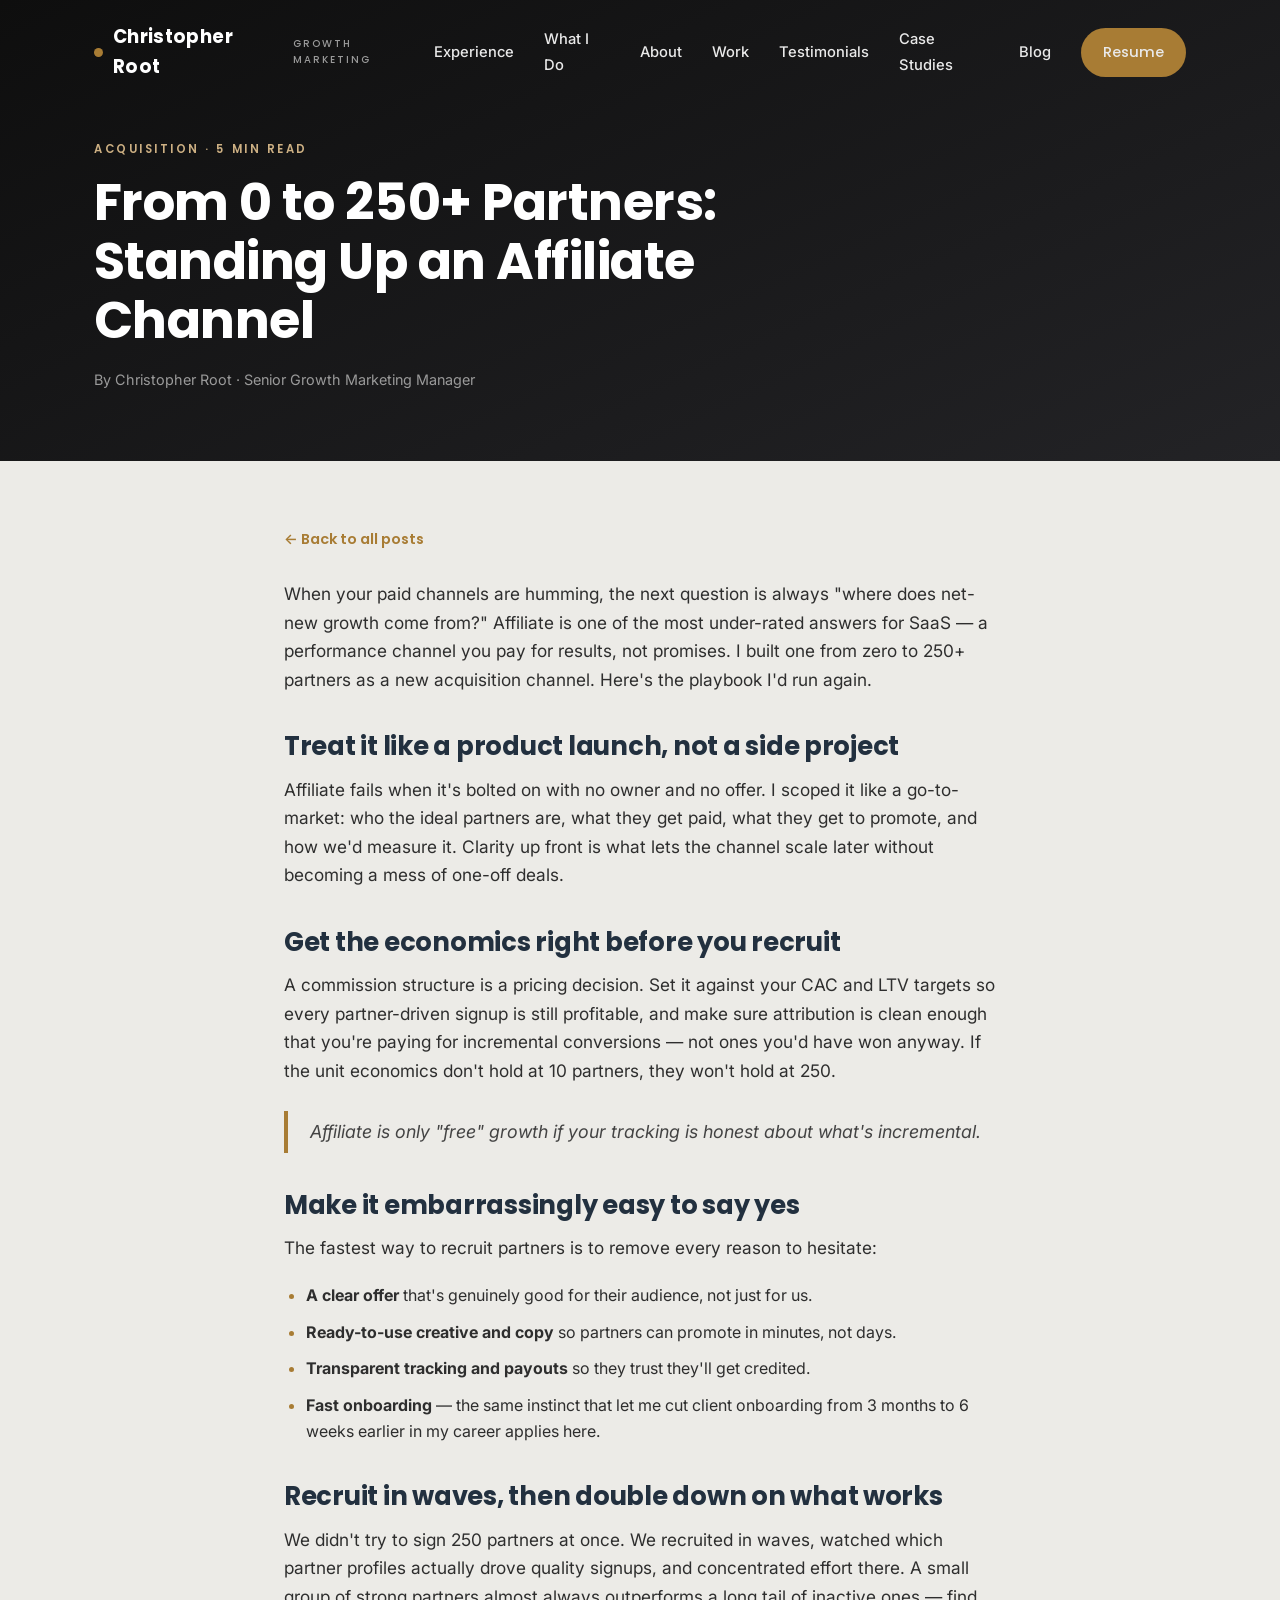
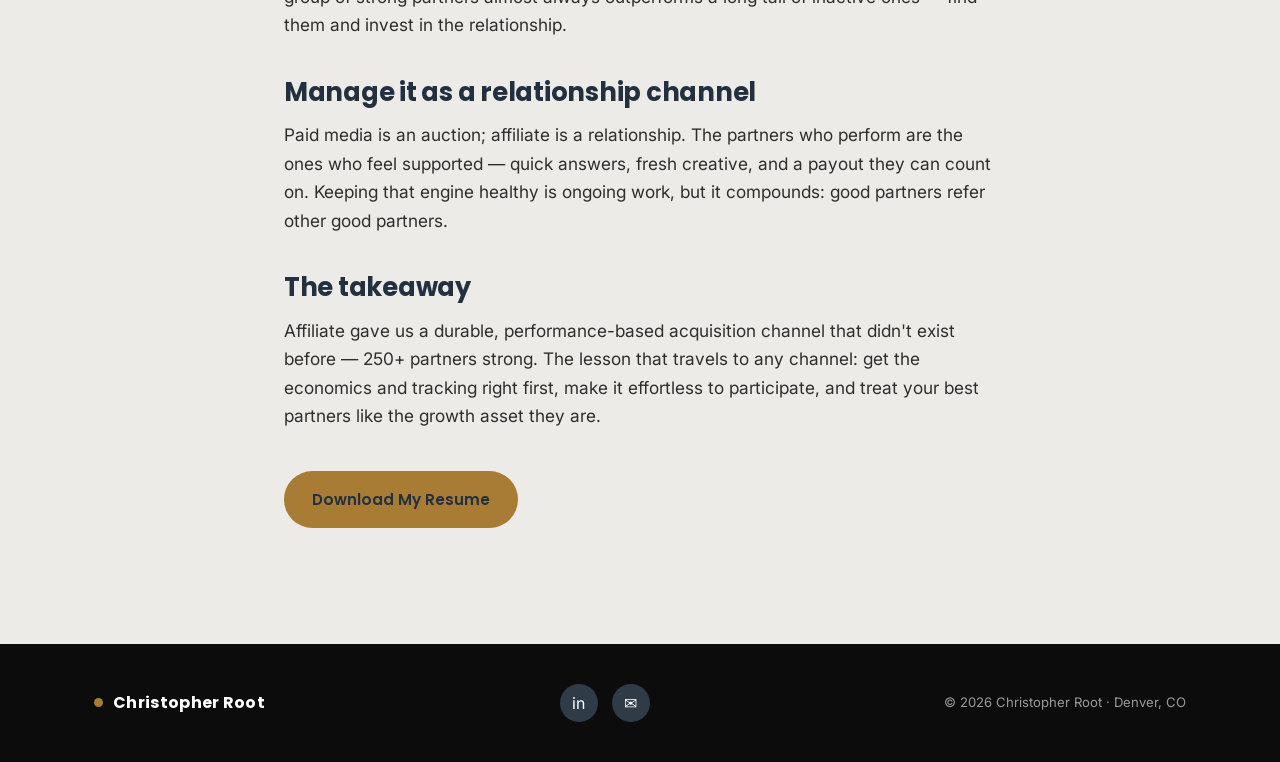
<file: posts/affiliate-channel.html>
<!DOCTYPE html>
<html lang="en">
<head>
<!-- Google tag (gtag.js) -->
<script async src="https://www.googletagmanager.com/gtag/js?id=G-J3HHPB8EJG"></script>
<script>
  window.dataLayer = window.dataLayer || [];
  function gtag(){dataLayer.push(arguments);}
  gtag('js', new Date());
  gtag('config', 'G-J3HHPB8EJG');
</script>
<meta charset="UTF-8">
<meta name="viewport" content="width=device-width, initial-scale=1.0">
<title>From 0 to 250+ Affiliate Partners — Christopher Root</title>
<meta name="description" content="A practical playbook for launching affiliate as a net-new acquisition channel inside a SaaS growth org — from zero to 250+ partners.">
<link rel="preconnect" href="https://fonts.googleapis.com">
<link rel="preconnect" href="https://fonts.gstatic.com" crossorigin>
<link href="https://fonts.googleapis.com/css2?family=Inter:wght@400;500;600&family=Poppins:wght@500;600;700&display=swap" rel="stylesheet">
<link rel="stylesheet" href="../css/styles.css">
<link rel="icon" href="data:image/svg+xml,<svg xmlns='http://www.w3.org/2000/svg' viewBox='0 0 32 32'><rect width='32' height='32' rx='7' fill='%2322303f'/><text x='16' y='22' font-family='Poppins,sans-serif' font-size='16' font-weight='700' fill='%23a87c34' text-anchor='middle'>CR</text></svg>">
</head>
<body>

<nav class="nav scrolled" id="nav">
  <div class="container nav-inner">
    <a href="../index.html#top" class="brand"><span class="dot"></span> Christopher Root <small>Growth Marketing</small></a>
    <button class="nav-toggle" id="navToggle" aria-label="Menu"><span></span><span></span><span></span></button>
    <ul class="nav-links" id="navLinks">
      <li><a href="../index.html#experience">Experience</a></li>
      <li><a href="../index.html#capabilities">What I Do</a></li>
      <li><a href="../index.html#about">About</a></li>
      <li><a href="../index.html#work">Work</a></li>
      <li><a href="../index.html#testimonials">Testimonials</a></li>
      <li><a href="../case-studies.html">Case Studies</a></li>
      <li><a href="../blog.html">Blog</a></li>
      <li><a href="../assets/Christopher_Root_Resume.pdf" download class="btn btn-primary">Resume</a></li>
    </ul>
  </div>
</nav>

<header class="article-hero">
  <div class="container">
    <div class="eyebrow">Acquisition · 5 min read</div>
    <h1>From 0 to 250+ Partners: Standing Up an Affiliate Channel</h1>
    <p class="pmeta">By Christopher Root · Senior Growth Marketing Manager</p>
  </div>
</header>

<article class="article-body">
  <a href="../blog.html" class="back-link">← Back to all posts</a>

  <p>When your paid channels are humming, the next question is always "where does net-new growth come from?" Affiliate is one of the most under-rated answers for SaaS — a performance channel you pay for results, not promises. I built one from zero to 250+ partners as a new acquisition channel. Here's the playbook I'd run again.</p>

  <h2>Treat it like a product launch, not a side project</h2>
  <p>Affiliate fails when it's bolted on with no owner and no offer. I scoped it like a go-to-market: who the ideal partners are, what they get paid, what they get to promote, and how we'd measure it. Clarity up front is what lets the channel scale later without becoming a mess of one-off deals.</p>

  <h2>Get the economics right before you recruit</h2>
  <p>A commission structure is a pricing decision. Set it against your CAC and LTV targets so every partner-driven signup is still profitable, and make sure attribution is clean enough that you're paying for incremental conversions — not ones you'd have won anyway. If the unit economics don't hold at 10 partners, they won't hold at 250.</p>
  <blockquote>Affiliate is only "free" growth if your tracking is honest about what's incremental.</blockquote>

  <h2>Make it embarrassingly easy to say yes</h2>
  <p>The fastest way to recruit partners is to remove every reason to hesitate:</p>
  <ul>
    <li><strong>A clear offer</strong> that's genuinely good for their audience, not just for us.</li>
    <li><strong>Ready-to-use creative and copy</strong> so partners can promote in minutes, not days.</li>
    <li><strong>Transparent tracking and payouts</strong> so they trust they'll get credited.</li>
    <li><strong>Fast onboarding</strong> — the same instinct that let me cut client onboarding from 3 months to 6 weeks earlier in my career applies here.</li>
  </ul>

  <h2>Recruit in waves, then double down on what works</h2>
  <p>We didn't try to sign 250 partners at once. We recruited in waves, watched which partner profiles actually drove quality signups, and concentrated effort there. A small group of strong partners almost always outperforms a long tail of inactive ones — find them and invest in the relationship.</p>

  <h2>Manage it as a relationship channel</h2>
  <p>Paid media is an auction; affiliate is a relationship. The partners who perform are the ones who feel supported — quick answers, fresh creative, and a payout they can count on. Keeping that engine healthy is ongoing work, but it compounds: good partners refer other good partners.</p>

  <h2>The takeaway</h2>
  <p>Affiliate gave us a durable, performance-based acquisition channel that didn't exist before — 250+ partners strong. The lesson that travels to any channel: get the economics and tracking right first, make it effortless to participate, and treat your best partners like the growth asset they are.</p>

  <p style="margin-top:40px;"><a href="../assets/Christopher_Root_Resume.pdf" download class="btn btn-primary">Download My Resume</a></p>
</article>

<footer class="footer">
  <div class="container footer-inner">
    <a href="../index.html#top" class="brand"><span class="dot"></span> Christopher Root</a>
    <div class="footer-social">
      <a href="https://www.linkedin.com/in/christopher-root-53abb6142/" target="_blank" rel="noopener" aria-label="LinkedIn">in</a>
      <a href="mailto:croot95@outlook.com" aria-label="Email">✉</a>
    </div>
    <small>© <span id="year"></span> Christopher Root · Denver, CO</small>
  </div>
</footer>

<script src="../js/main.js"></script>
</body>
</html>
</file>
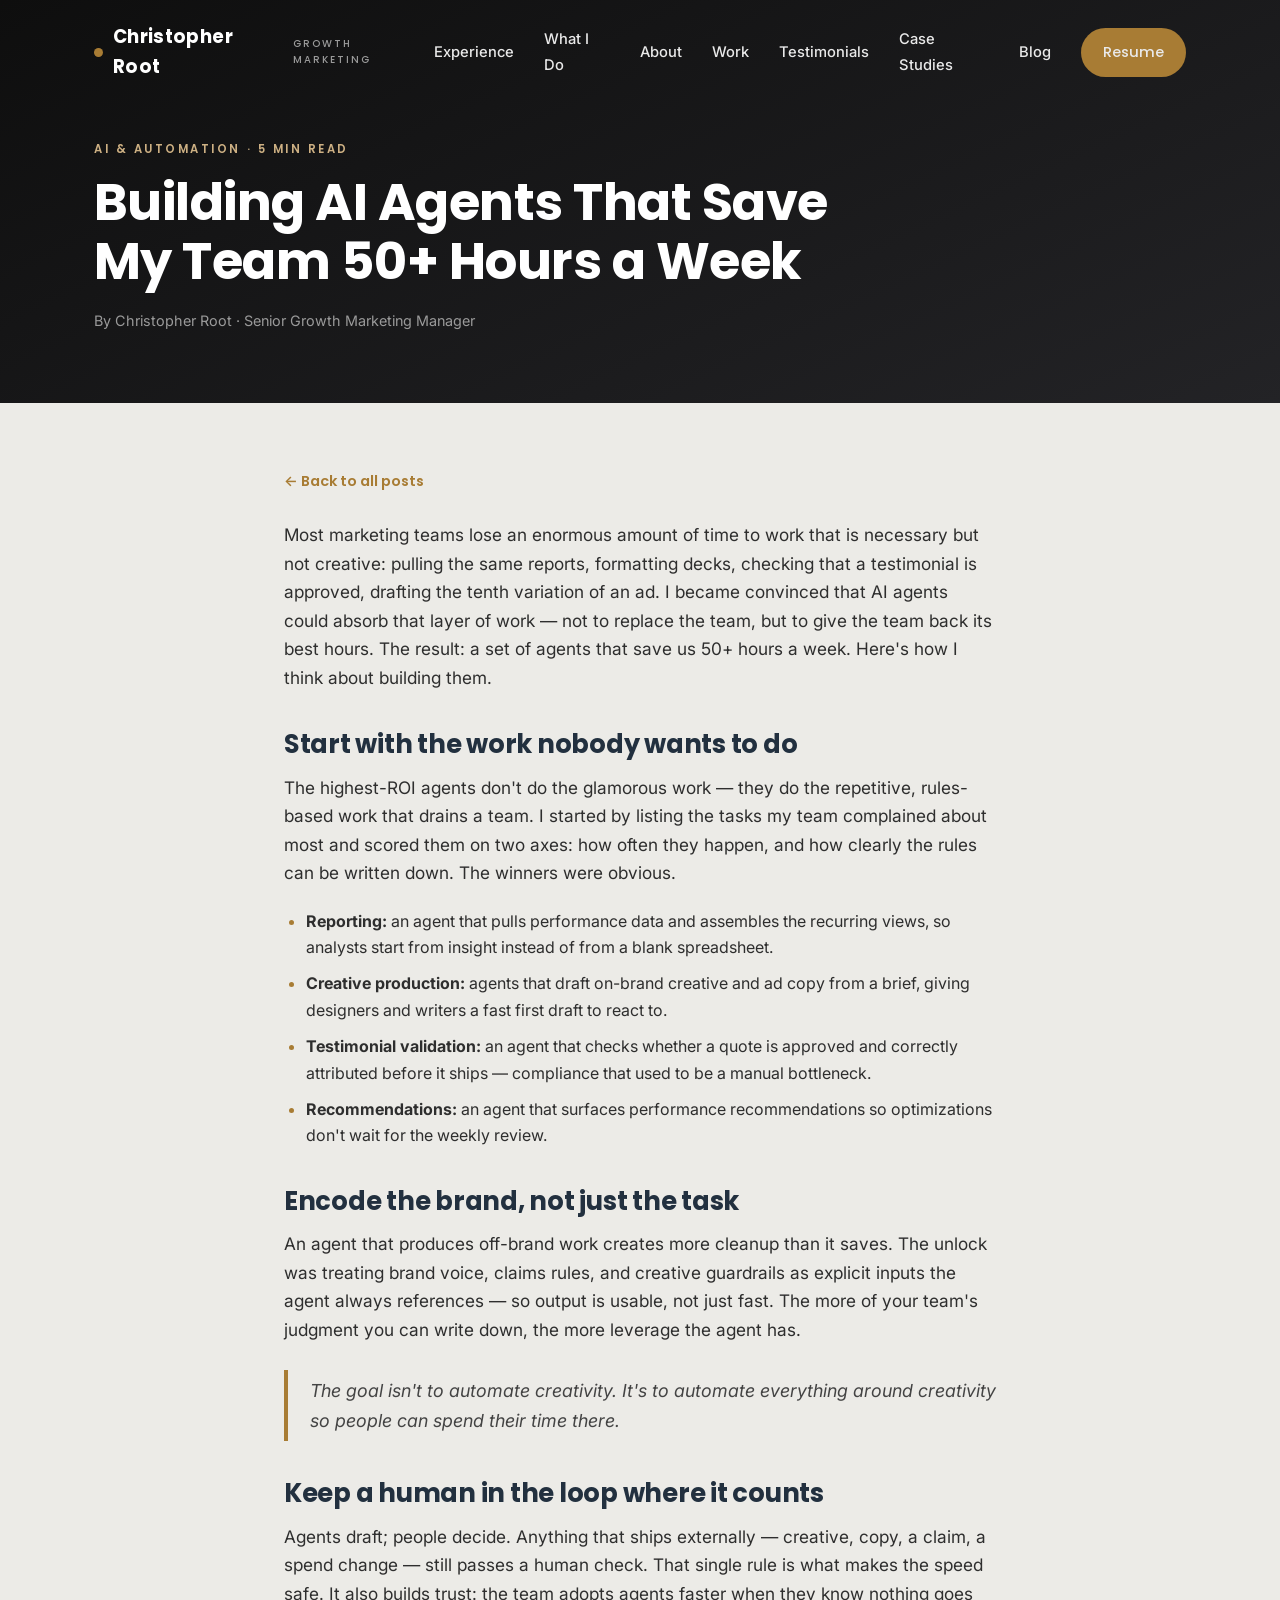
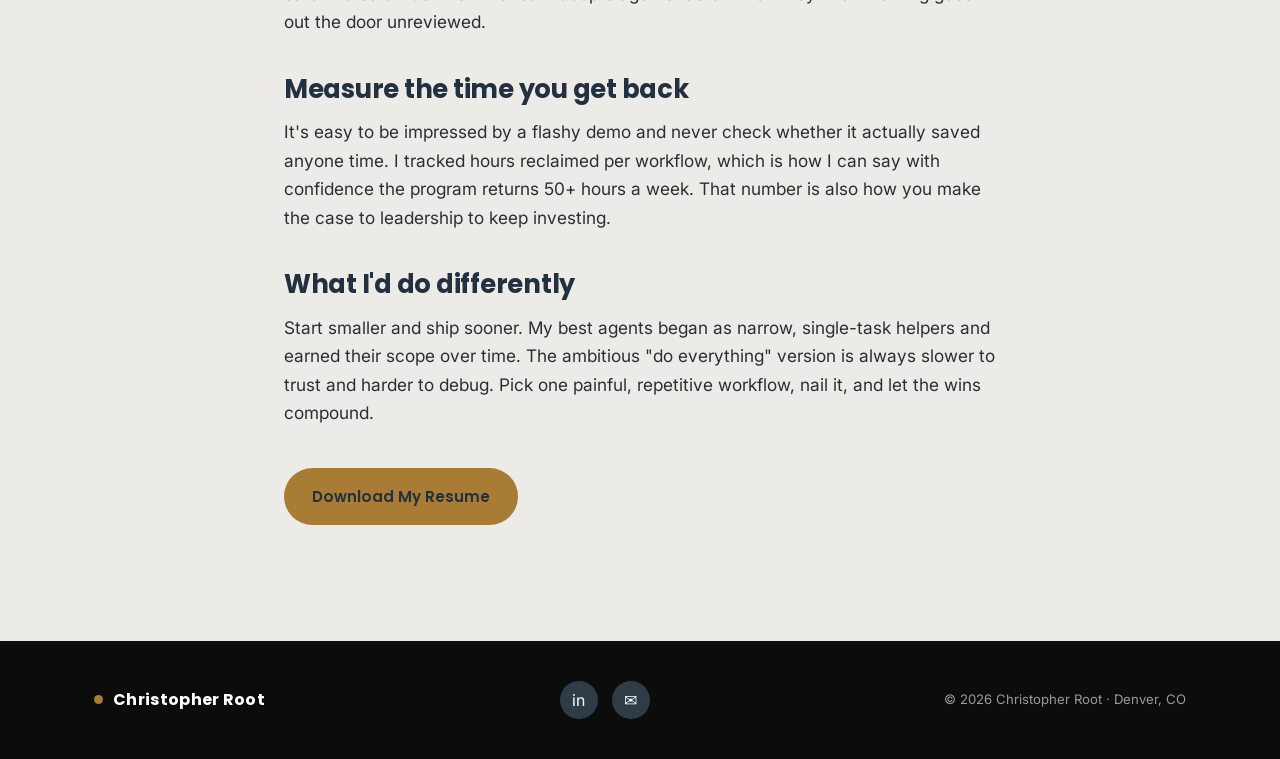
<file: posts/ai-agents.html>
<!DOCTYPE html>
<html lang="en">
<head>
<!-- Google tag (gtag.js) -->
<script async src="https://www.googletagmanager.com/gtag/js?id=G-J3HHPB8EJG"></script>
<script>
  window.dataLayer = window.dataLayer || [];
  function gtag(){dataLayer.push(arguments);}
  gtag('js', new Date());
  gtag('config', 'G-J3HHPB8EJG');
</script>
<meta charset="UTF-8">
<meta name="viewport" content="width=device-width, initial-scale=1.0">
<title>Building AI Agents That Save 50+ Hours a Week — Christopher Root</title>
<meta name="description" content="How I built AI agents that design creative, automate reporting, and validate testimonials — saving a growth team 50+ hours a week.">
<link rel="preconnect" href="https://fonts.googleapis.com">
<link rel="preconnect" href="https://fonts.gstatic.com" crossorigin>
<link href="https://fonts.googleapis.com/css2?family=Inter:wght@400;500;600&family=Poppins:wght@500;600;700&display=swap" rel="stylesheet">
<link rel="stylesheet" href="../css/styles.css">
<link rel="icon" href="data:image/svg+xml,<svg xmlns='http://www.w3.org/2000/svg' viewBox='0 0 32 32'><rect width='32' height='32' rx='7' fill='%2322303f'/><text x='16' y='22' font-family='Poppins,sans-serif' font-size='16' font-weight='700' fill='%23a87c34' text-anchor='middle'>CR</text></svg>">
</head>
<body>

<nav class="nav scrolled" id="nav">
  <div class="container nav-inner">
    <a href="../index.html#top" class="brand"><span class="dot"></span> Christopher Root <small>Growth Marketing</small></a>
    <button class="nav-toggle" id="navToggle" aria-label="Menu"><span></span><span></span><span></span></button>
    <ul class="nav-links" id="navLinks">
      <li><a href="../index.html#experience">Experience</a></li>
      <li><a href="../index.html#capabilities">What I Do</a></li>
      <li><a href="../index.html#about">About</a></li>
      <li><a href="../index.html#work">Work</a></li>
      <li><a href="../index.html#testimonials">Testimonials</a></li>
      <li><a href="../case-studies.html">Case Studies</a></li>
      <li><a href="../blog.html">Blog</a></li>
      <li><a href="../assets/Christopher_Root_Resume.pdf" download class="btn btn-primary">Resume</a></li>
    </ul>
  </div>
</nav>

<header class="article-hero">
  <div class="container">
    <div class="eyebrow">AI &amp; Automation · 5 min read</div>
    <h1>Building AI Agents That Save My Team 50+ Hours a Week</h1>
    <p class="pmeta">By Christopher Root · Senior Growth Marketing Manager</p>
  </div>
</header>

<article class="article-body">
  <a href="../blog.html" class="back-link">← Back to all posts</a>

  <p>Most marketing teams lose an enormous amount of time to work that is necessary but not creative: pulling the same reports, formatting decks, checking that a testimonial is approved, drafting the tenth variation of an ad. I became convinced that AI agents could absorb that layer of work — not to replace the team, but to give the team back its best hours. The result: a set of agents that save us 50+ hours a week. Here's how I think about building them.</p>

  <h2>Start with the work nobody wants to do</h2>
  <p>The highest-ROI agents don't do the glamorous work — they do the repetitive, rules-based work that drains a team. I started by listing the tasks my team complained about most and scored them on two axes: how often they happen, and how clearly the rules can be written down. The winners were obvious.</p>
  <ul>
    <li><strong>Reporting:</strong> an agent that pulls performance data and assembles the recurring views, so analysts start from insight instead of from a blank spreadsheet.</li>
    <li><strong>Creative production:</strong> agents that draft on-brand creative and ad copy from a brief, giving designers and writers a fast first draft to react to.</li>
    <li><strong>Testimonial validation:</strong> an agent that checks whether a quote is approved and correctly attributed before it ships — compliance that used to be a manual bottleneck.</li>
    <li><strong>Recommendations:</strong> an agent that surfaces performance recommendations so optimizations don't wait for the weekly review.</li>
  </ul>

  <h2>Encode the brand, not just the task</h2>
  <p>An agent that produces off-brand work creates more cleanup than it saves. The unlock was treating brand voice, claims rules, and creative guardrails as explicit inputs the agent always references — so output is usable, not just fast. The more of your team's judgment you can write down, the more leverage the agent has.</p>
  <blockquote>The goal isn't to automate creativity. It's to automate everything around creativity so people can spend their time there.</blockquote>

  <h2>Keep a human in the loop where it counts</h2>
  <p>Agents draft; people decide. Anything that ships externally — creative, copy, a claim, a spend change — still passes a human check. That single rule is what makes the speed safe. It also builds trust: the team adopts agents faster when they know nothing goes out the door unreviewed.</p>

  <h2>Measure the time you get back</h2>
  <p>It's easy to be impressed by a flashy demo and never check whether it actually saved anyone time. I tracked hours reclaimed per workflow, which is how I can say with confidence the program returns 50+ hours a week. That number is also how you make the case to leadership to keep investing.</p>

  <h2>What I'd do differently</h2>
  <p>Start smaller and ship sooner. My best agents began as narrow, single-task helpers and earned their scope over time. The ambitious "do everything" version is always slower to trust and harder to debug. Pick one painful, repetitive workflow, nail it, and let the wins compound.</p>

  <p style="margin-top:40px;"><a href="../assets/Christopher_Root_Resume.pdf" download class="btn btn-primary">Download My Resume</a></p>
</article>

<footer class="footer">
  <div class="container footer-inner">
    <a href="../index.html#top" class="brand"><span class="dot"></span> Christopher Root</a>
    <div class="footer-social">
      <a href="https://www.linkedin.com/in/christopher-root-53abb6142/" target="_blank" rel="noopener" aria-label="LinkedIn">in</a>
      <a href="mailto:croot95@outlook.com" aria-label="Email">✉</a>
    </div>
    <small>© <span id="year"></span> Christopher Root · Denver, CO</small>
  </div>
</footer>

<script src="../js/main.js"></script>
</body>
</html>
</file>
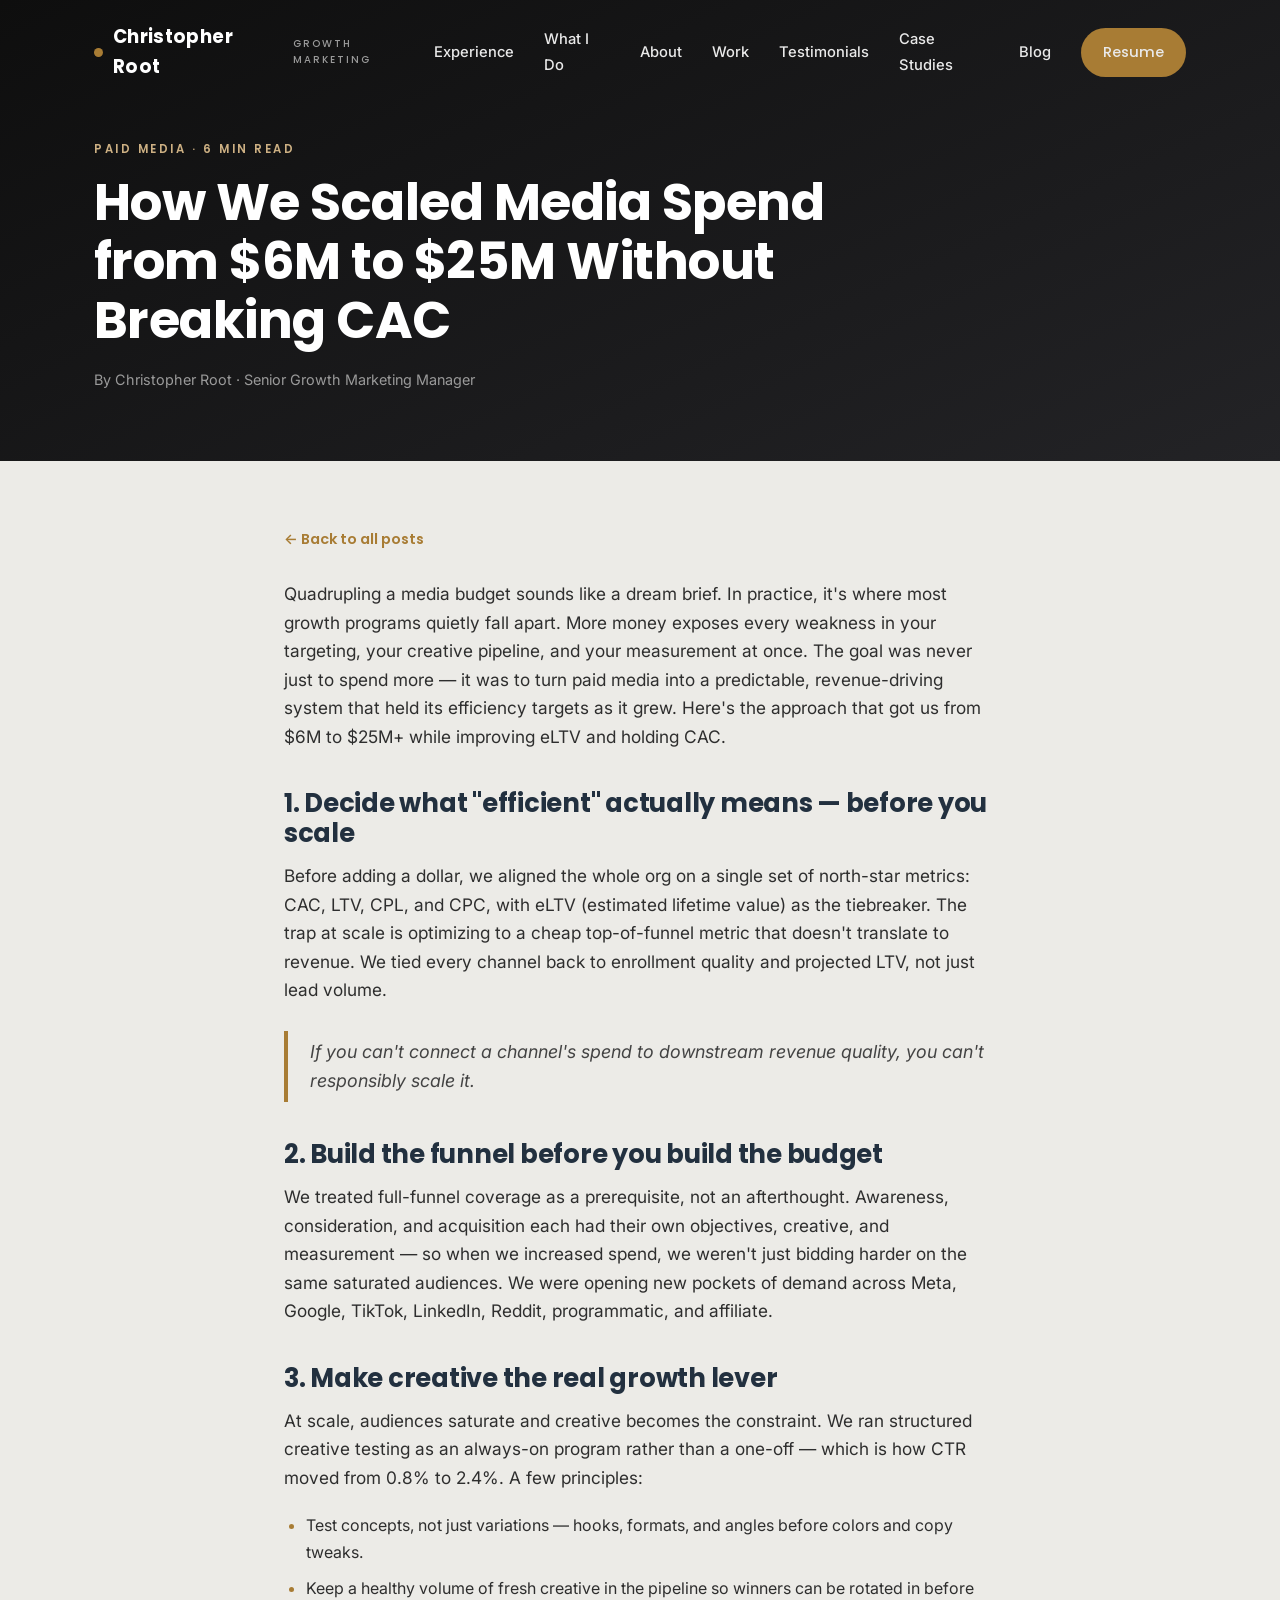
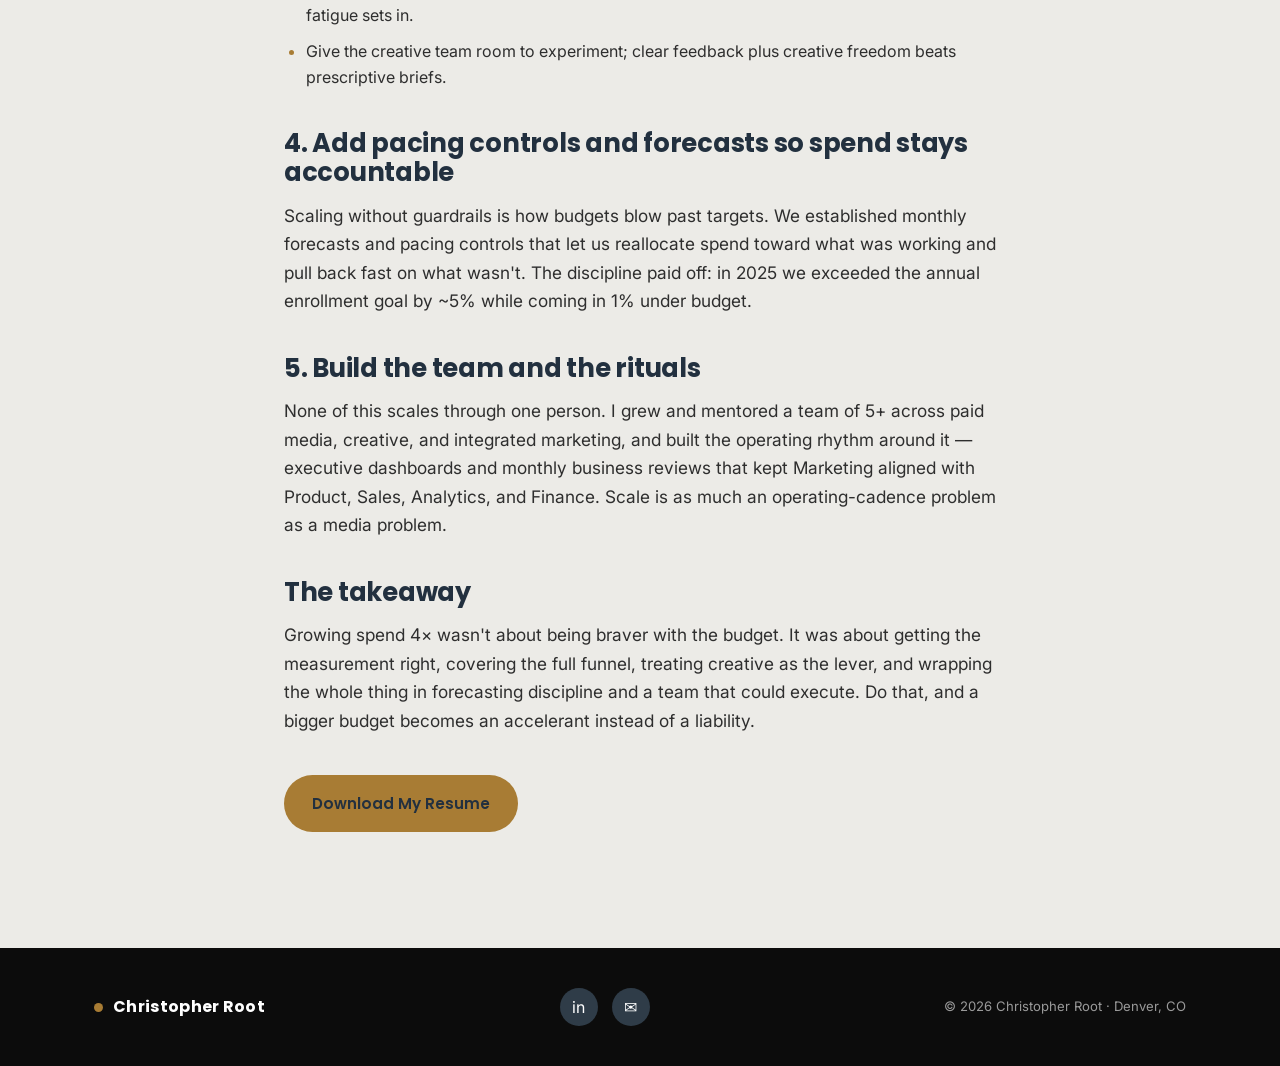
<file: posts/scaling-spend.html>
<!DOCTYPE html>
<html lang="en">
<head>
<!-- Google tag (gtag.js) -->
<script async src="https://www.googletagmanager.com/gtag/js?id=G-J3HHPB8EJG"></script>
<script>
  window.dataLayer = window.dataLayer || [];
  function gtag(){dataLayer.push(arguments);}
  gtag('js', new Date());
  gtag('config', 'G-J3HHPB8EJG');
</script>
<meta charset="UTF-8">
<meta name="viewport" content="width=device-width, initial-scale=1.0">
<title>Scaling Media Spend from $6M to $25M — Christopher Root</title>
<meta name="description" content="The frameworks, guardrails, and team structure that let us grow paid media budget 4x while improving CAC and LTV.">
<link rel="preconnect" href="https://fonts.googleapis.com">
<link rel="preconnect" href="https://fonts.gstatic.com" crossorigin>
<link href="https://fonts.googleapis.com/css2?family=Inter:wght@400;500;600&family=Poppins:wght@500;600;700&display=swap" rel="stylesheet">
<link rel="stylesheet" href="../css/styles.css">
<link rel="icon" href="data:image/svg+xml,<svg xmlns='http://www.w3.org/2000/svg' viewBox='0 0 32 32'><rect width='32' height='32' rx='7' fill='%2322303f'/><text x='16' y='22' font-family='Poppins,sans-serif' font-size='16' font-weight='700' fill='%23a87c34' text-anchor='middle'>CR</text></svg>">
</head>
<body>

<nav class="nav scrolled" id="nav">
  <div class="container nav-inner">
    <a href="../index.html#top" class="brand"><span class="dot"></span> Christopher Root <small>Growth Marketing</small></a>
    <button class="nav-toggle" id="navToggle" aria-label="Menu"><span></span><span></span><span></span></button>
    <ul class="nav-links" id="navLinks">
      <li><a href="../index.html#experience">Experience</a></li>
      <li><a href="../index.html#capabilities">What I Do</a></li>
      <li><a href="../index.html#about">About</a></li>
      <li><a href="../index.html#work">Work</a></li>
      <li><a href="../index.html#testimonials">Testimonials</a></li>
      <li><a href="../case-studies.html">Case Studies</a></li>
      <li><a href="../blog.html">Blog</a></li>
      <li><a href="../assets/Christopher_Root_Resume.pdf" download class="btn btn-primary">Resume</a></li>
    </ul>
  </div>
</nav>

<header class="article-hero">
  <div class="container">
    <div class="eyebrow">Paid Media · 6 min read</div>
    <h1>How We Scaled Media Spend from $6M to $25M Without Breaking CAC</h1>
    <p class="pmeta">By Christopher Root · Senior Growth Marketing Manager</p>
  </div>
</header>

<article class="article-body">
  <a href="../blog.html" class="back-link">← Back to all posts</a>

  <p>Quadrupling a media budget sounds like a dream brief. In practice, it's where most growth programs quietly fall apart. More money exposes every weakness in your targeting, your creative pipeline, and your measurement at once. The goal was never just to spend more — it was to turn paid media into a predictable, revenue-driving system that held its efficiency targets as it grew. Here's the approach that got us from $6M to $25M+ while improving eLTV and holding CAC.</p>

  <h2>1. Decide what "efficient" actually means — before you scale</h2>
  <p>Before adding a dollar, we aligned the whole org on a single set of north-star metrics: CAC, LTV, CPL, and CPC, with eLTV (estimated lifetime value) as the tiebreaker. The trap at scale is optimizing to a cheap top-of-funnel metric that doesn't translate to revenue. We tied every channel back to enrollment quality and projected LTV, not just lead volume.</p>
  <blockquote>If you can't connect a channel's spend to downstream revenue quality, you can't responsibly scale it.</blockquote>

  <h2>2. Build the funnel before you build the budget</h2>
  <p>We treated full-funnel coverage as a prerequisite, not an afterthought. Awareness, consideration, and acquisition each had their own objectives, creative, and measurement — so when we increased spend, we weren't just bidding harder on the same saturated audiences. We were opening new pockets of demand across Meta, Google, TikTok, LinkedIn, Reddit, programmatic, and affiliate.</p>

  <h2>3. Make creative the real growth lever</h2>
  <p>At scale, audiences saturate and creative becomes the constraint. We ran structured creative testing as an always-on program rather than a one-off — which is how CTR moved from 0.8% to 2.4%. A few principles:</p>
  <ul>
    <li>Test concepts, not just variations — hooks, formats, and angles before colors and copy tweaks.</li>
    <li>Keep a healthy volume of fresh creative in the pipeline so winners can be rotated in before fatigue sets in.</li>
    <li>Give the creative team room to experiment; clear feedback plus creative freedom beats prescriptive briefs.</li>
  </ul>

  <h2>4. Add pacing controls and forecasts so spend stays accountable</h2>
  <p>Scaling without guardrails is how budgets blow past targets. We established monthly forecasts and pacing controls that let us reallocate spend toward what was working and pull back fast on what wasn't. The discipline paid off: in 2025 we exceeded the annual enrollment goal by ~5% while coming in 1% under budget.</p>

  <h2>5. Build the team and the rituals</h2>
  <p>None of this scales through one person. I grew and mentored a team of 5+ across paid media, creative, and integrated marketing, and built the operating rhythm around it — executive dashboards and monthly business reviews that kept Marketing aligned with Product, Sales, Analytics, and Finance. Scale is as much an operating-cadence problem as a media problem.</p>

  <h2>The takeaway</h2>
  <p>Growing spend 4× wasn't about being braver with the budget. It was about getting the measurement right, covering the full funnel, treating creative as the lever, and wrapping the whole thing in forecasting discipline and a team that could execute. Do that, and a bigger budget becomes an accelerant instead of a liability.</p>

  <p style="margin-top:40px;"><a href="../assets/Christopher_Root_Resume.pdf" download class="btn btn-primary">Download My Resume</a></p>
</article>

<footer class="footer">
  <div class="container footer-inner">
    <a href="../index.html#top" class="brand"><span class="dot"></span> Christopher Root</a>
    <div class="footer-social">
      <a href="https://www.linkedin.com/in/christopher-root-53abb6142/" target="_blank" rel="noopener" aria-label="LinkedIn">in</a>
      <a href="mailto:croot95@outlook.com" aria-label="Email">✉</a>
    </div>
    <small>© <span id="year"></span> Christopher Root · Denver, CO</small>
  </div>
</footer>

<script src="../js/main.js"></script>
</body>
</html>
</file>
<file: css/styles.css>
/* =========================================================
   Christopher Root — Portfolio
   Palette: charcoal/near-black + crimson + off-white
   ========================================================= */

:root {
  --ink:      #22303f;
  --ink-2:    #1a2531;
  --charcoal: #2f3c48;
  --red:      #a87c34;
  --red-dark: #8a6326;
  --paper:    #ecebe7;
  --paper-2:  #e4dfd5;
  --line:     #d9d3c7;
  --muted:    #6b6b6b;
  --muted-2:  #9a9a9a;
  --white:    #ffffff;
  --shadow:   0 18px 40px -20px rgba(0,0,0,.35);
  --radius:   14px;
  --maxw:     1140px;
  --ff:       'Inter', -apple-system, BlinkMacSystemFont, 'Segoe UI', Roboto, Helvetica, Arial, sans-serif;
  --ff-head:  'Poppins', var(--ff);
}

* { margin: 0; padding: 0; box-sizing: border-box; }

html { scroll-behavior: smooth; scroll-padding-top: 84px; }

body {
  font-family: var(--ff);
  color: var(--ink);
  background: var(--paper);
  line-height: 1.65;
  -webkit-font-smoothing: antialiased;
  text-rendering: optimizeLegibility;
}

h1, h2, h3, h4 { font-family: var(--ff-head); line-height: 1.15; font-weight: 700; letter-spacing: -.01em; }
a { color: inherit; text-decoration: none; }
img { max-width: 100%; display: block; }
.container { width: 100%; max-width: var(--maxw); margin: 0 auto; padding: 0 24px; }

/* ---------- Accents & helpers ---------- */
.eyebrow {
  font-family: var(--ff-head);
  text-transform: uppercase;
  letter-spacing: .22em;
  font-size: .72rem;
  font-weight: 600;
  color: var(--red);
  margin-bottom: 14px;
}
.eyebrow.light { color: #cdb083; }
.section { padding: 96px 0; }
.section-head { max-width: 680px; margin-bottom: 52px; }
.section-head h2 { font-size: clamp(1.9rem, 4vw, 2.8rem); }
.section-head p { color: var(--muted); margin-top: 14px; font-size: 1.05rem; }
.center { text-align: center; margin-left: auto; margin-right: auto; }
.text-red { color: var(--red); }

.btn {
  display: inline-flex; align-items: center; gap: 9px;
  font-family: var(--ff-head); font-weight: 600; font-size: .95rem;
  padding: 14px 26px; border-radius: 50px; border: 2px solid transparent;
  cursor: pointer; transition: all .22s ease; white-space: nowrap;
}
.btn-primary { background: var(--red); color: var(--ink); }
.btn-primary:hover { background: var(--red-dark); color:#fff; transform: translateY(-2px); box-shadow: 0 12px 24px -10px rgba(168,124,52,.55); }
.btn-ghost { border-color: rgba(255,255,255,.35); color: #fff; }
.btn-ghost:hover { border-color: #fff; background: rgba(255,255,255,.08); }
.btn-dark { background: var(--ink); color: #fff; }
.btn-dark:hover { background: var(--charcoal); transform: translateY(-2px); }
.btn-outline { border-color: var(--ink); color: var(--ink); }
.btn-outline:hover { background: var(--ink); color: #fff; }

/* ---------- Nav ---------- */
.nav {
  position: fixed; top: 0; left: 0; right: 0; z-index: 100;
  background: rgba(20,20,20,.0); transition: background .3s ease, box-shadow .3s ease, padding .3s ease;
  padding: 22px 0;
}
.nav.scrolled { background: rgba(20,20,20,.95); backdrop-filter: blur(10px); padding: 14px 0; box-shadow: 0 6px 30px -12px rgba(0,0,0,.5); }
.nav-inner { display: flex; align-items: center; justify-content: space-between; }
.brand { font-family: var(--ff-head); font-weight: 700; font-size: 1.15rem; color: #fff; letter-spacing: .02em; display: flex; align-items: center; gap: 10px; }
.brand .dot { width: 9px; height: 9px; border-radius: 50%; background: var(--red); display: inline-block; }
.brand small { display:block; font-size:.62rem; letter-spacing:.2em; text-transform:uppercase; color: var(--muted-2); font-weight:500; }
.nav-links { display: flex; align-items: center; gap: 30px; list-style: none; }
.nav-links a { color: #e9e9e9; font-size: .92rem; font-weight: 500; transition: color .2s; }
.nav-links a:hover { color: var(--red); }
.nav-links a:not(.btn)::after { content:''; display:block; height:2px; width:0; background:var(--red); transition:width .25s; }
.nav-links a:not(.btn):hover::after { width:100%; }
.nav .btn { padding: 10px 20px; }
.nav-toggle { display: none; background: none; border: 0; cursor: pointer; flex-direction: column; gap: 5px; }
.nav-toggle span { width: 26px; height: 2px; background: #fff; transition: .3s; }

/* ---------- Hero ---------- */
.hero {
  min-height: 100vh; display: flex; align-items: center; position: relative;
  background:
    radial-gradient(circle at 78% 25%, rgba(198,168,119,.22), transparent 42%),
    linear-gradient(155deg, #0e0e0e 0%, #1c1c1f 55%, #232326 100%);
  color: #fff; overflow: hidden; padding-top: 90px;
}
.hero::before {
  content:''; position:absolute; inset:0;
  background-image: linear-gradient(rgba(255,255,255,.03) 1px, transparent 1px), linear-gradient(90deg, rgba(255,255,255,.03) 1px, transparent 1px);
  background-size: 60px 60px; mask-image: radial-gradient(circle at 70% 40%, #000, transparent 75%);
}
.hero-grid { display: grid; grid-template-columns: 1.35fr .9fr; gap: 50px; align-items: center; position: relative; z-index: 2; width:100%; }
.hero h1 { font-size: clamp(2.6rem, 6vw, 4.5rem); margin: 10px 0 6px; }
.hero h1 .accent { color: var(--red); }
.hero .role { font-family: var(--ff-head); font-weight: 600; font-size: clamp(1.05rem,2.4vw,1.45rem); color: #d8d8d8; margin-bottom: 22px; }
.hero p.lead { color: #b9b9b9; font-size: 1.08rem; max-width: 540px; margin-bottom: 32px; }
.hero-cta { display: flex; gap: 14px; flex-wrap: wrap; }
.hero-meta { display:grid; grid-template-columns:repeat(4,1fr); gap:20px; margin-top:38px; }
.hero-meta div { font-size:.8rem; color:var(--muted-2); line-height:1.35; }
.hero-meta strong { display:block; font-family:var(--ff-head); font-size:1.45rem; color:#fff; margin-bottom:2px; }

.hero-photo { justify-self: center; position: relative; }
.photo-frame {
  width: 300px; height: 360px; border-radius: 20px; overflow: hidden;
  background: linear-gradient(160deg, var(--charcoal), #2e2e32);
  border: 1px solid rgba(255,255,255,.08); box-shadow: 0 30px 60px -25px rgba(0,0,0,.8);
  position: relative; display:flex; align-items:center; justify-content:center;
}
.photo-frame img { width:100%; height:100%; object-fit: cover; }
.photo-frame .placeholder { text-align:center; color:var(--muted-2); padding:24px; }
.photo-frame .placeholder .mono { font-family:var(--ff-head); font-size:4rem; font-weight:700; color:var(--red); line-height:1; }
.photo-frame .placeholder small { display:block; margin-top:12px; font-size:.72rem; letter-spacing:.05em; }
.photo-badge {
  position:absolute; bottom:-18px; left:50%; transform:translateX(-50%);
  background:var(--red); color:var(--ink); font-family:var(--ff-head); font-weight:600;
  font-size:.8rem; padding:10px 20px; border-radius:50px; white-space:nowrap;
  box-shadow:0 12px 24px -10px rgba(168,124,52,.6);
}

/* ---------- About ---------- */
.about-grid { display: grid; grid-template-columns: 1.3fr .8fr; gap: 56px; align-items: start; }
.about-body p { margin-bottom: 18px; color: #3a3a3a; font-size: 1.05rem; }
.about-card { background: var(--white); border: 1px solid var(--line); border-radius: var(--radius); padding: 30px; box-shadow: var(--shadow); }
.about-card h4 { font-size: 1.05rem; margin-bottom: 16px; }
.fact { display: flex; gap: 12px; padding: 12px 0; border-bottom: 1px solid var(--line); font-size: .95rem; }
.fact:last-child { border-bottom: 0; }
.fact .k { color: var(--red); font-weight: 600; min-width: 92px; font-family: var(--ff-head); }
.fact .v { color: #333; }

/* ---------- Stats strip ---------- */
.stats { background: var(--ink); color:#fff; }
.stats .grid { display: grid; grid-template-columns: repeat(4, 1fr); gap: 30px; }
.stat { text-align: center; }
.stat .num { font-family: var(--ff-head); font-weight: 700; font-size: clamp(2rem,4vw,2.9rem); color: #fff; }
.stat .num span { color: var(--red); }
.stat .lbl { color: var(--muted-2); font-size: .88rem; margin-top: 6px; }

/* ---------- Skills ---------- */
.skill-tags { display:flex; flex-wrap:wrap; gap:10px; margin-top:8px; }
.skill-tags span {
  background:var(--white); border:1px solid var(--line); border-radius:50px;
  padding:9px 16px; font-size:.86rem; font-weight:500; color:#333; transition:.2s;
}
.skill-tags span:hover { border-color:var(--red); color:var(--red); transform:translateY(-2px); }

/* ---------- Client logos strip ---------- */
.logos-strip { background:var(--paper-2); padding:54px 0; border-top:1px solid var(--line); border-bottom:1px solid var(--line); }
.logos-strip .lab { text-align:center; font-family:var(--ff-head); font-size:.75rem; font-weight:600; letter-spacing:.2em; text-transform:uppercase; color:var(--muted); margin-bottom:28px; }
.logo-row { display:flex; flex-wrap:wrap; justify-content:center; align-items:stretch; gap:20px; }
.logo-tile { flex:1 1 220px; max-width:300px; min-height:120px; border-radius:var(--radius); border:1px solid var(--line); display:flex; align-items:center; justify-content:center; padding:22px 26px; transition:transform .25s, box-shadow .25s; }
.logo-tile:hover { transform:translateY(-4px); box-shadow:var(--shadow); }
.logo-tile img { max-height:74px; width:auto; object-fit:contain; }
.logo-tile.dark { background:#232326; }
.logo-tile.light { background:#fff; }
.logo-tile.tel { background:linear-gradient(135deg,#0b1f4e,#143a78); }

/* Telcoin recreated wordmark */
.tel-logo { display:flex; align-items:center; gap:12px; }
.tel-hex { width:46px; height:46px; background:#37c6f4; color:#0a1e44; font-family:var(--ff-head); font-weight:700; font-size:1.7rem; display:flex; align-items:center; justify-content:center; clip-path:polygon(50% 0%, 93% 25%, 93% 75%, 50% 100%, 7% 75%, 7% 25%); }
.tel-word { color:#fff; font-family:var(--ff-head); font-weight:600; font-size:1.7rem; line-height:1; }
.tel-word small { display:block; font-size:.52rem; letter-spacing:.22em; font-weight:500; color:#9fc4e8; margin-top:5px; }

/* ---------- Brand marquee ---------- */
.marquee { position:relative; overflow:hidden; width:100%; padding:6px 0;
  -webkit-mask-image:linear-gradient(90deg,transparent,#000 7%,#000 93%,transparent);
  mask-image:linear-gradient(90deg,transparent,#000 7%,#000 93%,transparent); }
.marquee-track { display:flex; align-items:center; gap:18px; width:max-content; animation:marquee 48s linear infinite; }
.marquee:hover .marquee-track { animation-play-state:paused; }
.brand-chip { flex:0 0 auto; width:188px; height:96px; background:#fff; border:1px solid var(--line); border-radius:14px; display:flex; align-items:center; justify-content:center; padding:16px 22px; box-shadow:0 6px 18px -14px rgba(0,0,0,.4); }
.brand-chip img { max-height:58px; max-width:100%; width:auto; object-fit:contain; }
@keyframes marquee { from{transform:translateX(0);} to{transform:translateX(-50%);} }
@media (prefers-reduced-motion: reduce){ .marquee-track{ animation:none; } }

/* ---------- Case study image gallery ---------- */
.cs-gallery { display:grid; grid-template-columns:repeat(3,1fr); gap:16px; margin-top:8px; }
.cs-gallery a { display:block; border:1px solid var(--line); border-radius:10px; overflow:hidden; background:#fff; transition:transform .2s, box-shadow .2s; }
.cs-gallery a:hover { transform:translateY(-3px); box-shadow:var(--shadow); }
.cs-gallery img { width:100%; height:170px; object-fit:cover; display:block; }
.cs-gallery .wide { grid-column:span 3; }
.cs-gallery .wide img { height:auto; }
@media(max-width:680px){ .cs-gallery{ grid-template-columns:repeat(2,1fr);} }

/* ---------- Capabilities ("What I Do") ---------- */
.caps-grid { display:grid; grid-template-columns:repeat(2,1fr); gap:24px; }
.cap {
  background:var(--white); border:1px solid var(--line); border-radius:var(--radius);
  padding:30px 30px 26px; transition:transform .25s, box-shadow .25s; position:relative; overflow:hidden;
}
.cap::after { content:''; position:absolute; left:0; top:0; bottom:0; width:4px; background:var(--red); transform:scaleY(0); transform-origin:top; transition:transform .3s; }
.cap:hover { transform:translateY(-5px); box-shadow:var(--shadow); }
.cap:hover::after { transform:scaleY(1); }
.cap .ic { width:52px; height:52px; border-radius:13px; background:var(--ink); color:var(--red); display:flex; align-items:center; justify-content:center; font-size:1.5rem; margin-bottom:18px; }
.cap h3 { font-size:1.25rem; margin-bottom:4px; }
.cap .role { font-family:var(--ff-head); font-size:.8rem; font-weight:600; color:var(--red); text-transform:uppercase; letter-spacing:.07em; margin-bottom:14px; }
.cap ul { list-style:none; margin:0 0 18px; }
.cap ul li { font-size:.94rem; color:#444; padding:6px 0 6px 22px; position:relative; }
.cap ul li::before { content:'›'; position:absolute; left:4px; color:var(--red); font-weight:700; }
.cap a.cs-link { font-family:var(--ff-head); font-weight:600; font-size:.85rem; color:var(--ink); display:inline-flex; align-items:center; gap:6px; border-bottom:2px solid var(--red); padding-bottom:2px; transition:.2s; }
.cap a.cs-link:hover { color:var(--red); gap:10px; }

/* ---------- Experience timeline ---------- */
.timeline { position: relative; margin-top: 10px; }
.timeline::before { content:''; position:absolute; left:13px; top:6px; bottom:6px; width:2px; background:var(--line); }
.tl-item { position: relative; padding-left: 48px; padding-bottom: 40px; }
.tl-item:last-child { padding-bottom: 0; }
.tl-item::before {
  content:''; position:absolute; left:6px; top:5px; width:16px; height:16px; border-radius:50%;
  background:var(--red); border:3px solid var(--paper); box-shadow:0 0 0 2px var(--red);
}
.tl-item .when { font-family:var(--ff-head); font-size:.8rem; font-weight:600; color:var(--red); text-transform:uppercase; letter-spacing:.08em; }
.tl-item h3 { font-size:1.25rem; margin:4px 0 2px; }
.tl-item .co { font-weight:600; color:#222; margin-bottom:4px; }
.tl-item .co span { color:var(--muted); font-weight:400; }
.tl-item ul { margin:12px 0 0; padding-left:18px; color:#444; }
.tl-item ul li { margin-bottom:7px; font-size:.96rem; }
.tl-item ul li::marker { color: var(--red); }

/* ---------- Portfolio ---------- */
.tabs { display:flex; gap:10px; flex-wrap:wrap; margin-bottom:36px; }
.tab-btn {
  font-family:var(--ff-head); font-weight:600; font-size:.88rem; padding:9px 18px; border-radius:50px;
  border:1px solid var(--line); background:#fff; color:#555; cursor:pointer; transition:.2s;
}
.tab-btn.active, .tab-btn:hover { background:var(--ink); color:#fff; border-color:var(--ink); }
.tab-btn.active { background:var(--red); border-color:var(--red); color:var(--ink); }

.cards { display:grid; grid-template-columns:repeat(3,1fr); gap:26px; }
.card {
  background:var(--white); border:1px solid var(--line); border-radius:var(--radius); overflow:hidden;
  transition:transform .25s, box-shadow .25s; display:flex; flex-direction:column;
}
.card:hover { transform:translateY(-6px); box-shadow:var(--shadow); }
.card .thumb { aspect-ratio:16/10; background:linear-gradient(150deg,var(--charcoal),#34343a); display:flex; align-items:center; justify-content:center; position:relative; overflow:hidden; }
.card .thumb img { width:100%; height:100%; object-fit:cover; }
.card .thumb .glyph { font-family:var(--ff-head); font-weight:700; font-size:1.4rem; color:#fff; letter-spacing:.04em; text-align:center; padding:0 16px; }
.card .thumb .tag { position:absolute; top:12px; left:12px; background:var(--red); color:#fff; font-size:.68rem; font-weight:600; letter-spacing:.06em; text-transform:uppercase; padding:5px 11px; border-radius:50px; }
.card .body { padding:22px; flex:1; display:flex; flex-direction:column; }
.card .body h3 { font-size:1.15rem; margin-bottom:4px; }
.card .body .meta { font-size:.78rem; color:var(--muted); text-transform:uppercase; letter-spacing:.06em; margin-bottom:10px; font-family:var(--ff-head); }
.card .body p { font-size:.93rem; color:#4a4a4a; flex:1; }
.card .body .links { margin-top:16px; display:flex; gap:14px; flex-wrap:wrap; }
.card .body .links a { font-family:var(--ff-head); font-size:.85rem; font-weight:600; color:var(--red); display:inline-flex; align-items:center; gap:5px; }
.card .body .links a:hover { text-decoration:underline; }
.hidden { display:none !important; }

/* ---------- Testimonials ---------- */
.quotes { background:var(--paper-2); }
.quote-grid { columns: 3; column-gap: 24px; }
.quote {
  background:var(--white); border:1px solid var(--line); border-radius:var(--radius); padding:26px;
  margin-bottom:24px; break-inside:avoid; box-shadow:0 8px 24px -18px rgba(0,0,0,.3); transition:.2s;
}
.quote:hover { box-shadow:var(--shadow); transform:translateY(-3px); }
.quote .mark { font-family:Georgia,serif; font-size:3rem; line-height:.2; color:var(--red); display:block; height:24px; }
.quote p { font-size:.96rem; color:#333; font-style:italic; margin-bottom:18px; }
.quote .who { display:flex; align-items:center; gap:12px; }
.quote .avatar { width:42px; height:42px; border-radius:50%; background:var(--ink); color:#fff; display:flex; align-items:center; justify-content:center; font-family:var(--ff-head); font-weight:600; font-size:.95rem; flex-shrink:0; }
.quote .who strong { display:block; font-size:.92rem; font-family:var(--ff-head); }
.quote .who small { color:var(--muted); font-size:.8rem; }

/* ---------- Blog teaser & list ---------- */
.posts-grid { display:grid; grid-template-columns:repeat(3,1fr); gap:26px; }
.post-card {
  background:var(--white); border:1px solid var(--line); border-radius:var(--radius); overflow:hidden;
  display:flex; flex-direction:column; transition:transform .25s, box-shadow .25s;
}
.post-card:hover { transform:translateY(-6px); box-shadow:var(--shadow); }
.post-card .ph { aspect-ratio:16/9; background:linear-gradient(150deg,#2f3c48,#22303f); display:flex; align-items:flex-end; padding:18px; border-bottom:3px solid var(--red); }
.post-card .ph span { color:#d8bd8a; font-family:var(--ff-head); font-weight:700; font-size:1.1rem; }
.post-card .body { padding:22px; flex:1; display:flex; flex-direction:column; }
.post-card .body .meta { font-size:.76rem; color:var(--muted); text-transform:uppercase; letter-spacing:.06em; font-family:var(--ff-head); margin-bottom:8px; }
.post-card .body h3 { font-size:1.12rem; margin-bottom:8px; }
.post-card .body p { font-size:.92rem; color:#4a4a4a; flex:1; }
.post-card .body a.read { margin-top:14px; font-family:var(--ff-head); font-weight:600; font-size:.85rem; color:var(--red); }

/* ---------- Contact ---------- */
.contact { background:var(--ink); color:#fff; }
.contact-grid { display:grid; grid-template-columns:1fr 1fr; gap:56px; align-items:center; }
.contact h2 { font-size:clamp(1.9rem,4vw,2.8rem); }
.contact p.lead { color:#bcbcbc; margin:16px 0 28px; font-size:1.05rem; }
.contact-list { list-style:none; }
.contact-list li { display:flex; align-items:center; gap:14px; padding:12px 0; border-bottom:1px solid rgba(255,255,255,.1); }
.contact-list .ic { width:40px; height:40px; border-radius:10px; background:var(--charcoal); display:flex; align-items:center; justify-content:center; color:var(--red); font-size:1.1rem; flex-shrink:0; }
.contact-list a, .contact-list span { color:#e3e3e3; font-size:.98rem; }
.contact-list a:hover { color:var(--red); }
.contact-cta { background:var(--charcoal); border:1px solid rgba(255,255,255,.08); border-radius:var(--radius); padding:36px; text-align:center; }
.contact-cta h3 { font-size:1.4rem; margin-bottom:10px; }
.contact-cta p { color:var(--muted-2); margin-bottom:24px; }
.contact-cta .btn { width:100%; justify-content:center; margin-bottom:12px; }

/* ---------- Footer ---------- */
.footer { background:#0c0c0c; color:var(--muted-2); padding:40px 0; }
.footer-inner { display:flex; align-items:center; justify-content:space-between; flex-wrap:wrap; gap:16px; }
.footer .brand { font-size:1rem; }
.footer-social { display:flex; gap:14px; }
.footer-social a { width:38px; height:38px; border-radius:50%; background:var(--charcoal); display:flex; align-items:center; justify-content:center; color:#fff; transition:.2s; }
.footer-social a:hover { background:var(--red); transform:translateY(-2px); }
.footer small { font-size:.82rem; }

/* ---------- Article (blog post) ---------- */
.article-hero { background:linear-gradient(155deg,#0e0e0e,#232326); color:#fff; padding:140px 0 70px; }
.article-hero .eyebrow { color:#cdb083; }
.article-hero h1 { font-size:clamp(2rem,5vw,3.2rem); max-width:820px; }
.article-hero .pmeta { color:var(--muted-2); margin-top:18px; font-size:.9rem; }
.article-body { max-width:760px; margin:0 auto; padding:64px 24px 96px; }
.article-body h2 { font-size:1.6rem; margin:38px 0 14px; }
.article-body h3 { font-size:1.2rem; margin:28px 0 10px; }
.article-body p { font-size:1.08rem; color:#2e2e2e; margin-bottom:20px; }
.article-body ul { margin:0 0 20px 22px; color:#2e2e2e; }
.article-body ul li { margin-bottom:10px; }
.article-body ul li::marker { color:var(--red); }
.article-body blockquote { border-left:4px solid var(--red); padding:6px 0 6px 22px; margin:26px 0; font-style:italic; color:#444; font-size:1.12rem; }
.back-link { display:inline-flex; align-items:center; gap:8px; color:var(--red); font-family:var(--ff-head); font-weight:600; font-size:.9rem; margin-bottom:28px; }

/* ---------- Case studies ---------- */
.cs-section { padding:72px 0; border-bottom:1px solid var(--line); }
.cs-section:nth-child(even) { background:var(--paper-2); }
.cs-num { font-family:var(--ff-head); font-weight:700; font-size:.85rem; color:var(--red); letter-spacing:.1em; }
.cs-section h2 { font-size:clamp(1.6rem,3.5vw,2.3rem); margin:6px 0 8px; }
.cs-section .sub { color:var(--muted); font-size:1.02rem; margin-bottom:34px; max-width:680px; }
.cs-cols { display:grid; grid-template-columns:1.5fr 1fr; gap:40px; align-items:start; }
.cs-block { margin-bottom:26px; }
.cs-block h3 { font-size:1rem; text-transform:uppercase; letter-spacing:.08em; color:var(--ink); margin-bottom:10px; display:flex; align-items:center; gap:9px; }
.cs-block h3::before { content:''; width:10px; height:10px; background:var(--red); border-radius:2px; display:inline-block; }
.cs-block p { color:#3a3a3a; font-size:1.02rem; margin-bottom:10px; }
.cs-block ul { margin:6px 0 0 20px; color:#3a3a3a; }
.cs-block ul li { margin-bottom:8px; }
.cs-block ul li::marker { color:var(--red); }
.cs-results { background:var(--ink); color:#fff; border-radius:var(--radius); padding:30px; position:sticky; top:96px; }
.cs-results h4 { color:#fff; font-size:.85rem; text-transform:uppercase; letter-spacing:.1em; margin-bottom:20px; }
.cs-results .r { padding:14px 0; border-bottom:1px solid rgba(255,255,255,.12); }
.cs-results .r:last-child { border-bottom:0; }
.cs-results .r .big { font-family:var(--ff-head); font-weight:700; font-size:1.7rem; color:var(--red); line-height:1.1; }
.cs-results .r .lbl { color:var(--muted-2); font-size:.85rem; margin-top:3px; }
.cs-tags { display:flex; flex-wrap:wrap; gap:8px; margin-top:14px; }
.cs-tags span { background:var(--white); border:1px solid var(--line); border-radius:50px; padding:6px 13px; font-size:.8rem; color:#444; }

@media (max-width:920px){ .cs-cols{ grid-template-columns:1fr; } .cs-results{ position:static; } }

.cs-gallery { display:grid; grid-template-columns:repeat(auto-fit,minmax(220px,1fr)); gap:18px; margin-top:40px; }
.cs-gallery figure { margin:0; background:var(--white); border:1px solid var(--line); border-radius:var(--radius); overflow:hidden; transition:transform .25s, box-shadow .25s; }
.cs-gallery figure:hover { transform:translateY(-4px); box-shadow:var(--shadow); }
.cs-gallery a { display:block; }
.cs-gallery img { width:100%; height:auto; display:block; background:#222; }
.cs-gallery figcaption { padding:12px 14px; font-size:.82rem; color:var(--muted); font-family:var(--ff-head); font-weight:600; text-transform:uppercase; letter-spacing:.05em; }
.cs-gallery video { width:100%; height:auto; display:block; background:#000; }
.cs-subhead { font-family:var(--ff-head); font-weight:700; text-transform:uppercase; letter-spacing:.08em; font-size:.9rem; color:var(--gold,#c8a24a); margin:48px 0 6px; }
.cs-charts { display:grid; grid-template-columns:repeat(auto-fit,minmax(240px,1fr)); gap:16px; margin-top:20px; }
.cs-chart { background:var(--white); border:1px solid var(--line); border-radius:12px; padding:14px 16px 12px; }
.cs-chart h5 { font-family:var(--ff-head); margin:0; font-size:1rem; color:var(--ink); font-weight:600; }
.cs-chart-delta { display:flex; align-items:baseline; gap:8px; margin-top:5px; }
.cs-chart-delta .d { font-family:var(--ff-head); font-size:1.9rem; font-weight:700; line-height:1; color:var(--red); letter-spacing:-.02em; }
.cs-chart-delta .dl { font-size:.68rem; color:var(--muted); text-transform:uppercase; letter-spacing:.07em; font-weight:600; }
.cs-chart .ck { font-family:var(--ff-head); font-size:.74rem; font-weight:600; letter-spacing:.04em; color:var(--muted); margin-top:8px; }
.cs-chart svg { width:100%; height:auto; display:block; margin-top:8px; }
.cs-subhead-sub { color:var(--muted); font-size:.92rem; margin:0 0 4px; max-width:640px; }
.cs-results .btn { width:100%; justify-content:center; margin-top:18px; }

/* ---------- Reveal animation ---------- */
.reveal { opacity:0; transform:translateY(24px); transition:opacity .6s ease, transform .6s ease; }
.reveal.in { opacity:1; transform:none; }

/* ---------- Responsive ---------- */
@media (max-width: 920px) {
  .hero-grid, .about-grid, .contact-grid { grid-template-columns:1fr; }
  .hero-photo { order:-1; }
  .stats .grid { grid-template-columns:repeat(2,1fr); gap:34px; }
  .cards, .posts-grid { grid-template-columns:repeat(2,1fr); }
  .quote-grid { columns:2; }
  .caps-grid { grid-template-columns:1fr; }
}
@media (max-width: 680px) {
  .section { padding:56px 0; }
  .container { padding:0 20px; }
  .nav { padding:16px 0; }
  .nav.scrolled { padding:12px 0; }
  .nav-links {
    position:fixed; inset:0 0 0 auto; width:82%; max-width:320px; background:var(--ink);
    flex-direction:column; align-items:flex-start; justify-content:center; padding:40px;
    transform:translateX(100%); transition:transform .3s ease; gap:24px; box-shadow:-20px 0 40px -20px rgba(0,0,0,.6);
  }
  .nav-links.open { transform:none; }
  .nav-links a:not(.btn) { font-size:1.15rem; }
  .nav-toggle { display:flex; z-index:101; }
  .brand small { display:none; }

  /* Hero: headline first, photo below, tighter spacing */
  .hero { min-height:auto; padding-top:104px; padding-bottom:56px; }
  .hero-photo { order:0; margin-top:30px; justify-self:start; }
  .photo-frame { width:100%; max-width:300px; height:340px; }
  .hero p.lead { font-size:1rem; }
  .hero-cta { width:100%; gap:12px; }
  .hero-cta .btn { flex:1 1 46%; justify-content:center; }
  .hero-meta { grid-template-columns:repeat(2,1fr); gap:22px 18px; margin-top:30px; }

  .cards, .posts-grid { grid-template-columns:1fr; }
  .quote-grid { columns:1; }
  .stats .grid { grid-template-columns:repeat(2,1fr); gap:28px 16px; }
  .stat .num { font-size:1.7rem; }
  .section-head { margin-bottom:38px; }
  .timeline::before { left:9px; }
  .tl-item { padding-left:40px; }
}
@media (max-width: 420px) {
  .hero h1 { font-size:2.5rem; }
  .hero-cta .btn { flex:1 1 100%; }
}
</file>
